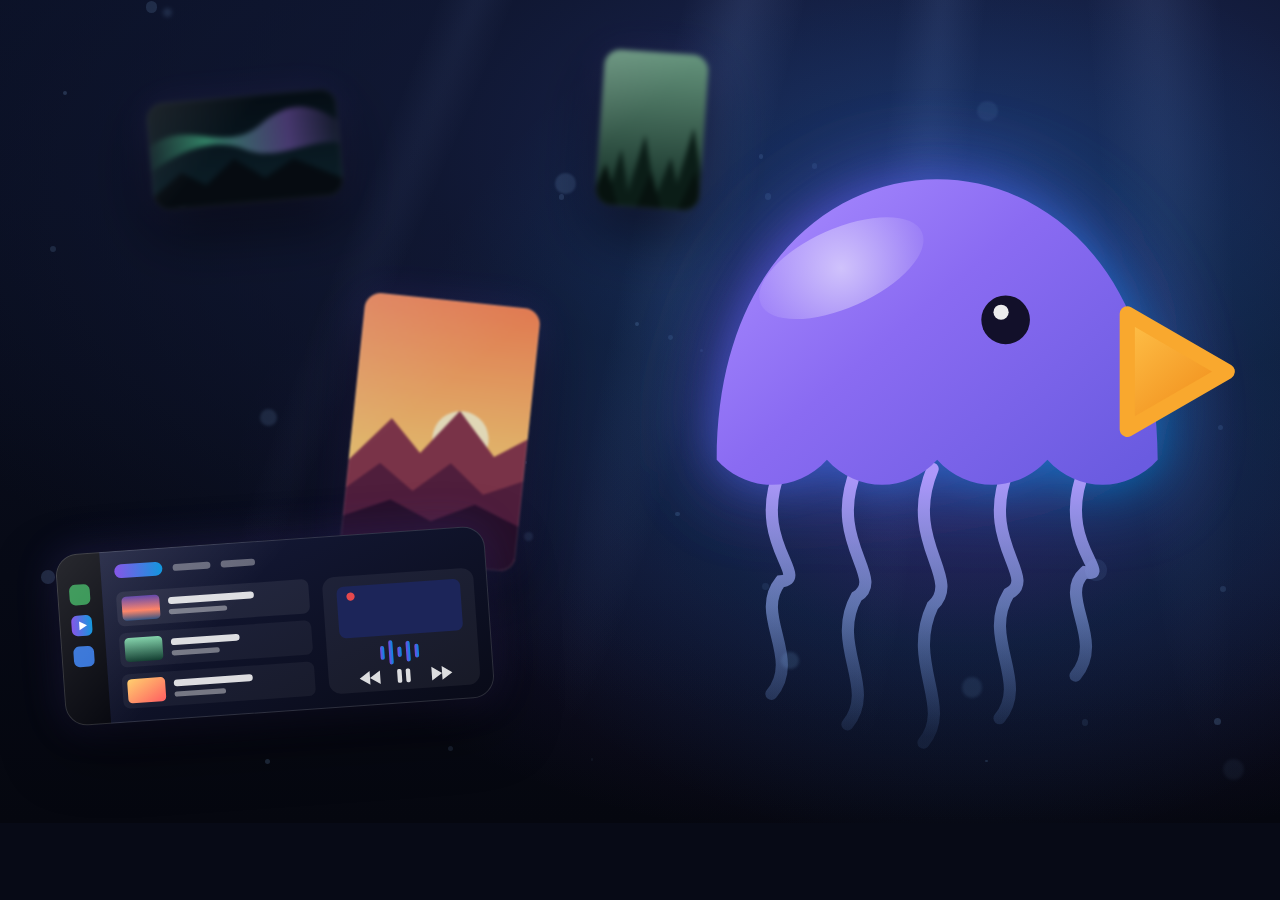
<file: AppStore/header/header-ios.html>
<!doctype html>
<html>
<head>
<meta charset="utf-8">
<!-- The iPhone and iPad version of the product page header (header.html is the
     Apple TV's): the same jellygoose and water, with a car's screen, an iPad
     and an iPhone among the screens in place of the television ones.
     The App Store product page header (iOS 27 / iPadOS 27): 3840 x 1646, 21:9.
     Drawn at 1920 x 823 CSS pixels and captured at 2x. No text: the app's icon
     and name sit just under it, and words would need all nine languages. The
     focal point (the jellygoose, drawn from Tools/render-icon.swift's geometry)
     stays in the middle, where every crop keeps it; the screens around it are
     made-up scenes, no one's films. -->
<style>
  html, body { margin: 0; width: 1920px; height: 823px; overflow: hidden; background: #070A16; }
  .stage { position: relative; width: 1920px; height: 823px; overflow: hidden;
    background:
      radial-gradient(ellipse 62% 70% at 50% 18%, #1D2A5C 0%, rgba(18,26,56,.75) 45%, rgba(7,10,22,0) 100%),
      radial-gradient(ellipse 38% 46% at 50% 58%, rgba(122,69,230,.20) 0%, rgba(122,69,230,0) 100%),
      linear-gradient(#0A1024, #070A16 70%, #05070F); }
  .ray { position: absolute; top: -120px; width: 150px; height: 1100px; transform-origin: top center;
    /* Soft by its own gradient: a blurred one stops WebKit's snapshot. */
    background: radial-gradient(ellipse 50% 100% at 50% 0%, rgba(150,180,255,.15) 0%, rgba(150,180,255,.06) 45%, rgba(150,180,255,0) 80%); }
  .bubble { position: absolute; border-radius: 50%; background: rgba(127,166,216,.28); }
  .halo { position: absolute; left: 960px; top: 400px; width: 1100px; height: 900px; transform: translate(-50%, -50%);
    background: radial-gradient(closest-side, rgba(122,69,230,.30), rgba(0,144,219,.10) 55%, rgba(0,0,0,0)); }
  .card { position: absolute; border-radius: 16px; overflow: hidden;
    box-shadow: 0 24px 60px rgba(0,0,0,.55), 0 0 40px rgba(110,90,240,.22);
    outline: 1.5px solid rgba(255,255,255,.14); outline-offset: -1.5px; }
  .card svg { display: block; width: 100%; height: 100%; }
  .card::after { content: ""; position: absolute; inset: 0; border-radius: inherit;
    background: linear-gradient(135deg, rgba(255,255,255,.14), rgba(255,255,255,0) 40%); }
  .far { filter: blur(2.6px) saturate(.8) brightness(.72); }
  .mid { filter: blur(.9px) brightness(.88); }
  .goose { position: absolute; left: 960px; top: 405px; transform: translate(-50%, -50%); width: 640px; height: 736px; }
</style>
</head>
<body>
<div class="stage">
  <!-- Light from the surface, falling past the middle. -->
  <div class="ray" style="left: 700px; transform: rotate(14deg); opacity: .9"></div>
  <div class="ray" style="left: 900px; transform: rotate(6deg); width: 110px; opacity: .7"></div>
  <div class="ray" style="left: 1060px; transform: rotate(-4deg); width: 170px; opacity: .8"></div>
  <div class="ray" style="left: 1250px; transform: rotate(-13deg); width: 120px; opacity: .55"></div>
  <div class="ray" style="left: 480px; transform: rotate(22deg); width: 90px; opacity: .45"></div>

  <div id="bubbles"></div>
  <div class="halo"></div>

  <!-- Far screens, small and soft. -->
  <div class="card far" style="left: 150px; top: 96px; width: 190px; height: 107px; transform: rotate(-5deg)">
    <svg viewBox="0 0 160 90" preserveAspectRatio="xMidYMid slice"><defs>
      <linearGradient id="aurSky" x1="0" y1="0" x2="0" y2="1"><stop offset="0" stop-color="#04121f"/><stop offset="1" stop-color="#0b2f3f"/></linearGradient>
      <linearGradient id="aur" x1="0" y1="0" x2="1" y2="0"><stop offset="0" stop-color="#3cffb0" stop-opacity="0"/><stop offset=".3" stop-color="#3cffb0" stop-opacity=".8"/><stop offset=".7" stop-color="#a46bff" stop-opacity=".7"/><stop offset="1" stop-color="#a46bff" stop-opacity="0"/></linearGradient></defs>
      <rect width="160" height="90" fill="url(#aurSky)"/>
      <path d="M-5 40 C30 10 60 50 95 25 S150 20 170 35 L170 50 C140 35 110 60 80 45 S20 45 -5 60Z" fill="url(#aur)" opacity=".85"/>
      <path d="M0 78 L25 60 L45 72 L70 52 L95 70 L120 56 L160 76 L160 90 L0 90Z" fill="#06101a"/></svg>
  </div>
  <div class="card far" style="left: 600px; top: 52px; width: 104px; height: 156px; transform: rotate(4deg)">
    <svg viewBox="0 0 100 150" preserveAspectRatio="xMidYMid slice"><defs>
      <linearGradient id="fog" x1="0" y1="0" x2="0" y2="1"><stop offset="0" stop-color="#7fd1a8"/><stop offset="1" stop-color="#0f3b2e"/></linearGradient></defs>
      <rect width="100" height="150" fill="url(#fog)"/>
      <g fill="#0b2a20"><path d="M10 150 L22 95 L34 150Z"/><path d="M28 150 L44 80 L60 150Z"/><path d="M55 150 L70 100 L85 150Z"/><path d="M72 150 L90 70 L108 150Z"/></g>
      <g fill="#061a14"><path d="M-6 150 L8 110 L22 150Z"/><path d="M40 150 L52 115 L64 150Z"/><path d="M80 150 L94 112 L108 150Z"/></g></svg>
  </div>
  <div class="card far" style="left: 1690px; top: 330px; width: 200px; height: 113px; transform: rotate(6deg)">
    <svg viewBox="0 0 160 90" preserveAspectRatio="xMidYMid slice"><defs>
      <linearGradient id="roseBg" x1="0" y1="0" x2="1" y2="1"><stop offset="0" stop-color="#2a0f2a"/><stop offset="1" stop-color="#5e1d4a"/></linearGradient>
      <radialGradient id="planet" cx=".35" cy=".35" r=".8"><stop offset="0" stop-color="#ffb0d0"/><stop offset=".6" stop-color="#d0457f"/><stop offset="1" stop-color="#5a1640"/></radialGradient></defs>
      <rect width="160" height="90" fill="url(#roseBg)"/>
      <g fill="#fff" opacity=".7"><circle cx="20" cy="18" r=".9"/><circle cx="140" cy="14" r="1.1"/><circle cx="120" cy="70" r=".8"/><circle cx="36" cy="66" r="1"/><circle cx="64" cy="10" r=".7"/></g>
      <circle cx="82" cy="46" r="22" fill="url(#planet)"/>
      <ellipse cx="82" cy="47" rx="40" ry="9" fill="none" stroke="#ffc6dc" stroke-width="2.4" opacity=".75" transform="rotate(-14 82 47)"/></svg>
  </div>

  <!-- Middle distance. -->
  <div class="card mid" style="left: 352px; top: 300px; width: 176px; height: 264px; transform: rotate(6deg)">
    <svg viewBox="0 0 100 150" preserveAspectRatio="xMidYMid slice"><defs>
      <linearGradient id="dawn" x1="0" y1="0" x2="0" y2="1"><stop offset="0" stop-color="#ff8a5c"/><stop offset=".6" stop-color="#ffcf7a"/><stop offset="1" stop-color="#ffe3a8"/></linearGradient></defs>
      <rect width="100" height="150" fill="url(#dawn)"/>
      <circle cx="62" cy="78" r="16" fill="#fff4cf"/>
      <path d="M0 96 L22 70 L40 88 L60 62 L82 86 L100 74 L100 150 L0 150Z" fill="#8a3a52"/>
      <path d="M0 112 L18 96 L38 110 L58 92 L78 108 L100 98 L100 150 L0 150Z" fill="#5a2244"/>
      <path d="M0 128 L26 116 L50 126 L74 114 L100 124 L100 150 L0 150Z" fill="#2c1230"/></svg>
  </div>
  <div class="card mid" style="left: 1408px; top: 400px; width: 180px; height: 270px; transform: rotate(-5deg)">
    <svg viewBox="0 0 100 150" preserveAspectRatio="xMidYMid slice"><defs>
      <linearGradient id="blueHour" x1="0" y1="0" x2="0" y2="1"><stop offset="0" stop-color="#14215e"/><stop offset=".55" stop-color="#4a6fd4"/><stop offset="1" stop-color="#c4a8ec"/></linearGradient></defs>
      <rect width="100" height="150" fill="url(#blueHour)"/>
      <circle cx="74" cy="30" r="7" fill="#f3f0d8" opacity=".95"/>
      <g fill="#0d1233"><rect x="4" y="88" width="14" height="62"/><rect x="20" y="70" width="16" height="80"/><rect x="38" y="96" width="12" height="54"/><rect x="52" y="58" width="18" height="92"/><rect x="72" y="84" width="12" height="66"/><rect x="86" y="74" width="14" height="76"/></g>
      <g fill="#ffd36b"><rect x="24" y="78" width="2.4" height="2.4"/><rect x="30" y="90" width="2.4" height="2.4"/><rect x="56" y="66" width="2.4" height="2.4"/><rect x="62" y="80" width="2.4" height="2.4"/><rect x="56" y="98" width="2.4" height="2.4"/><rect x="89" y="84" width="2.4" height="2.4"/><rect x="8" y="98" width="2.4" height="2.4"/><rect x="75" y="96" width="2.4" height="2.4"/><rect x="42" y="106" width="2.4" height="2.4"/><rect x="64" y="112" width="2.4" height="2.4"/></g></svg>
  </div>

  <!-- Near screens, large and sharp, out at the sides. -->
  <div class="card" style="left: 60px; top: 540px; width: 430px; height: 172px; transform: rotate(-4deg); border-radius: 22px">
    <!-- A car's screen: CarPlay, Continue Watching down the side and a channel playing as sound. -->
    <svg viewBox="0 0 250 100" preserveAspectRatio="xMidYMid slice"><defs>
      <linearGradient id="carBg" x1="0" y1="0" x2="1" y2="1"><stop offset="0" stop-color="#151a3a"/><stop offset="1" stop-color="#090b18"/></linearGradient>
      <linearGradient id="carAcc" x1="0" y1="0" x2="1" y2="0"><stop offset="0" stop-color="#7a45e6"/><stop offset="1" stop-color="#0090db"/></linearGradient>
      <linearGradient id="carT1" x1="0" y1="0" x2="0" y2="1"><stop offset="0" stop-color="#5b3fa8"/><stop offset=".6" stop-color="#ff7e5f"/><stop offset="1" stop-color="#2b4c7e"/></linearGradient>
      <linearGradient id="carT2" x1="0" y1="0" x2="0" y2="1"><stop offset="0" stop-color="#7fd1a8"/><stop offset="1" stop-color="#0f3b2e"/></linearGradient>
      <linearGradient id="carT3" x1="0" y1="0" x2="1" y2="1"><stop offset="0" stop-color="#ffcf6b"/><stop offset="1" stop-color="#ff5e62"/></linearGradient></defs>
      <rect width="250" height="100" fill="url(#carBg)"/>
      <rect width="26" height="100" fill="#05060d"/>
      <rect x="7" y="18" width="12" height="12" rx="3.5" fill="#2a8f4a"/><rect x="7" y="36" width="12" height="12" rx="3.5" fill="url(#carAcc)"/><rect x="7" y="54" width="12" height="12" rx="3.5" fill="#2f6fd6"/>
      <path d="M11.5 39.5 L11.5 44.5 L16 42 Z" fill="#fff"/>
      <rect x="34" y="8" width="28" height="8" rx="4" fill="url(#carAcc)"/><rect x="68" y="10" width="22" height="4" rx="2" fill="#fff" opacity=".35"/><rect x="96" y="10" width="20" height="4" rx="2" fill="#fff" opacity=".35"/>
      <g><rect x="34" y="24" width="112" height="20" rx="4" fill="#fff" opacity=".07"/><rect x="37" y="27" width="22" height="14" rx="2.5" fill="url(#carT1)"/><rect x="64" y="29" width="50" height="4" rx="2" fill="#fff" opacity=".85"/><rect x="64" y="36" width="34" height="3" rx="1.5" fill="#fff" opacity=".4"/></g>
      <g><rect x="34" y="48" width="112" height="20" rx="4" fill="#fff" opacity=".05"/><rect x="37" y="51" width="22" height="14" rx="2.5" fill="url(#carT2)"/><rect x="64" y="53" width="40" height="4" rx="2" fill="#fff" opacity=".85"/><rect x="64" y="60" width="28" height="3" rx="1.5" fill="#fff" opacity=".4"/></g>
      <g><rect x="34" y="72" width="112" height="20" rx="4" fill="#fff" opacity=".05"/><rect x="37" y="75" width="22" height="14" rx="2.5" fill="url(#carT3)"/><rect x="64" y="77" width="46" height="4" rx="2" fill="#fff" opacity=".85"/><rect x="64" y="84" width="30" height="3" rx="1.5" fill="#fff" opacity=".4"/></g>
      <rect x="154" y="24" width="88" height="68" rx="7" fill="#fff" opacity=".06"/>
      <rect x="162" y="30" width="72" height="30" rx="4" fill="#1c2559"/><circle cx="170" cy="36" r="2.4" fill="#e5484d"/>
      <g fill="url(#carAcc)"><rect x="185" y="66" width="2.4" height="8" rx="1.2"/><rect x="190" y="63" width="2.4" height="14" rx="1.2"/><rect x="195" y="67" width="2.4" height="6" rx="1.2"/><rect x="200" y="64" width="2.4" height="12" rx="1.2"/><rect x="205" y="66" width="2.4" height="8" rx="1.2"/></g>
      <g fill="#fff" opacity=".85"><path d="M172 84 l6 -4 v8 z M178 84 l6 -4 v8 z"/><rect x="194" y="80" width="2.6" height="8" rx="1"/><rect x="199" y="80" width="2.6" height="8" rx="1"/><path d="M226 84 l-6 -4 v8 z M220 84 l-6 -4 v8 z"/></g></svg>
  </div>
  <div class="card" style="left: 1500px; top: 64px; width: 330px; height: 248px; transform: rotate(4deg); border-radius: 22px; outline: 7px solid #1a1d2b; outline-offset: -7px">
    <!-- An iPad on its side: Live TV's guide, the channel that's on in the corner. -->
    <svg viewBox="0 0 160 120" preserveAspectRatio="xMidYMid slice"><defs>
      <linearGradient id="padBg" x1="0" y1="0" x2="0" y2="1"><stop offset="0" stop-color="#1b1640"/><stop offset="1" stop-color="#0b0c1c"/></linearGradient>
      <linearGradient id="padAcc" x1="0" y1="0" x2="1" y2="0"><stop offset="0" stop-color="#7a45e6"/><stop offset="1" stop-color="#0090db"/></linearGradient>
      <radialGradient id="padPic" cx=".4" cy=".4" r=".8"><stop offset="0" stop-color="#ff9ad5"/><stop offset=".5" stop-color="#7a45e6"/><stop offset="1" stop-color="#1b0f40"/></radialGradient></defs>
      <rect width="160" height="120" fill="url(#padBg)"/>
      <rect width="12" height="120" fill="#0b0c1a"/><circle cx="6" cy="14" r="2.6" fill="url(#padAcc)"/><g fill="#fff" opacity=".35"><circle cx="6" cy="26" r="1.6"/><circle cx="6" cy="36" r="1.6"/><circle cx="6" cy="46" r="1.6"/></g>
      <rect x="18" y="10" width="40" height="5" rx="2.5" fill="#fff" opacity=".9"/><rect x="18" y="19" width="26" height="3" rx="1.5" fill="#fff" opacity=".4"/>
      <rect x="104" y="7" width="48" height="27" rx="3" fill="url(#padPic)"/><g fill="#fff" opacity=".8"><circle cx="113" cy="15" r=".8"/><circle cx="141" cy="27" r=".9"/></g>
      <g fill="#fff"><rect x="18" y="42" width="12" height="10" rx="2" opacity=".14"/><rect x="33" y="42" width="34" height="10" rx="2" opacity=".2" stroke="#a873f2" stroke-width=".8"/><rect x="69" y="42" width="44" height="10" rx="2" opacity=".1"/><rect x="115" y="42" width="40" height="10" rx="2" opacity=".1"/>
      <rect x="18" y="55" width="12" height="10" rx="2" opacity=".14"/><rect x="33" y="55" width="70" height="10" rx="2" opacity=".1"/><rect x="105" y="55" width="50" height="10" rx="2" opacity=".1"/>
      <rect x="18" y="68" width="12" height="10" rx="2" opacity=".14"/><rect x="33" y="68" width="30" height="10" rx="2" opacity=".1"/><rect x="65" y="68" width="38" height="10" rx="2" opacity=".1"/><rect x="105" y="68" width="50" height="10" rx="2" opacity=".1"/>
      <rect x="18" y="81" width="12" height="10" rx="2" opacity=".14"/><rect x="33" y="81" width="52" height="10" rx="2" opacity=".1"/><rect x="87" y="81" width="68" height="10" rx="2" opacity=".1"/>
      <rect x="18" y="94" width="12" height="10" rx="2" opacity=".14"/><rect x="33" y="94" width="24" height="10" rx="2" opacity=".1"/><rect x="59" y="94" width="44" height="10" rx="2" opacity=".1"/><rect x="105" y="94" width="50" height="10" rx="2" opacity=".1"/></g>
      <line x1="52" y1="38" x2="52" y2="108" stroke="#a873f2" stroke-width=".9"/></svg>
  </div>
  <div class="card" style="left: 1680px; top: 446px; width: 162px; height: 332px; transform: rotate(5deg); border-radius: 34px; outline: 6px solid #1a1d2b; outline-offset: -6px">
    <!-- An iPhone: a film's page, its picture over Continue Watching. -->
    <svg viewBox="0 0 100 205" preserveAspectRatio="xMidYMid slice"><defs>
      <linearGradient id="phBg" x1="0" y1="0" x2="0" y2="1"><stop offset="0" stop-color="#14112e"/><stop offset="1" stop-color="#07080f"/></linearGradient>
      <linearGradient id="phPic" x1="0" y1="0" x2="0" y2="1"><stop offset="0" stop-color="#ffcf6b"/><stop offset="1" stop-color="#ff7b54"/></linearGradient>
      <linearGradient id="phAcc" x1="0" y1="0" x2="1" y2="0"><stop offset="0" stop-color="#7a45e6"/><stop offset="1" stop-color="#0090db"/></linearGradient>
      <linearGradient id="phT1" x1="0" y1="0" x2="0" y2="1"><stop offset="0" stop-color="#7fd1a8"/><stop offset="1" stop-color="#0f3b2e"/></linearGradient>
      <linearGradient id="phT2" x1="0" y1="0" x2="0" y2="1"><stop offset="0" stop-color="#14215e"/><stop offset="1" stop-color="#c4a8ec"/></linearGradient></defs>
      <rect width="100" height="205" fill="url(#phBg)"/>
      <rect x="36" y="6" width="28" height="7" rx="3.5" fill="#000"/>
      <rect x="6" y="20" width="88" height="70" rx="8" fill="url(#phPic)"/>
      <circle cx="56" cy="52" r="14" fill="#fff1c4" opacity=".95"/>
      <path d="M6 72 C26 62 44 78 64 70 S88 66 94 68 L94 82 Q94 90 86 90 L14 90 Q6 90 6 82 Z" fill="#d0602f"/>
      <rect x="30" y="96" width="40" height="10" rx="5" fill="url(#phAcc)"/>
      <rect x="8" y="116" width="36" height="4" rx="2" fill="#fff" opacity=".8"/>
      <rect x="8" y="126" width="40" height="26" rx="4" fill="url(#phT1)"/><rect x="52" y="126" width="40" height="26" rx="4" fill="url(#phT2)"/>
      <rect x="8" y="154" width="24" height="2.4" rx="1.2" fill="url(#phAcc)"/>
      <rect x="8" y="164" width="30" height="4" rx="2" fill="#fff" opacity=".8"/>
      <rect x="8" y="174" width="40" height="18" rx="4" fill="#fff" opacity=".1"/><rect x="52" y="174" width="40" height="18" rx="4" fill="#fff" opacity=".1"/>
      <rect x="0" y="194" width="100" height="11" fill="#0d0e18"/><g fill="#fff" opacity=".45"><circle cx="18" cy="199" r="2"/><circle cx="34" cy="199" r="2"/><circle cx="50" cy="199" r="2"/><circle cx="66" cy="199" r="2"/><circle cx="82" cy="199" r="2"/></g></svg>
  </div>

  <!-- The jellygoose. -->
  <svg class="goose" viewBox="104 6 210 242">
    <defs>
      <linearGradient id="bellGlow" gradientUnits="userSpaceOnUse" x1="126" y1="40" x2="274" y2="160"><stop offset="0" stop-color="#7A45E6"/><stop offset="1" stop-color="#0090DB"/></linearGradient>
      <linearGradient id="bellFill" gradientUnits="userSpaceOnUse" x1="150" y1="44" x2="250" y2="162"><stop offset="0" stop-color="#A98CFF"/><stop offset=".45" stop-color="#8A6BF2"/><stop offset="1" stop-color="#6A5BE0"/></linearGradient>
      <radialGradient id="shine" gradientUnits="userSpaceOnUse" cx="0" cy="0" r="34"><stop offset="0" stop-color="#fff" stop-opacity=".55"/><stop offset=".7" stop-color="#fff" stop-opacity=".16"/><stop offset="1" stop-color="#fff" stop-opacity="0"/></radialGradient>
      <linearGradient id="strand" gradientUnits="userSpaceOnUse" x1="0" y1="150" x2="0" y2="236"><stop offset="0" stop-color="#B49BFF" stop-opacity=".95"/><stop offset=".5" stop-color="#8FA9F0" stop-opacity=".6"/><stop offset="1" stop-color="#5E86C8" stop-opacity=".12"/></linearGradient>
      <linearGradient id="beak" gradientUnits="userSpaceOnUse" x1="264" y1="97" x2="297" y2="135"><stop offset="0" stop-color="#FFC24A"/><stop offset="1" stop-color="#EE8412"/></linearGradient>
      <path id="bell" d="M129 145 C129 22 274 22 274 145 C264 156 247.75 156 237.75 145 C227.75 156 211.5 156 201.5 145 C191.5 156 175.25 156 165.25 145 C155.25 156 139 156 129 145Z"/>
      <clipPath id="bellClip"><use href="#bell"/></clipPath>
      <filter id="blur14" x="-50%" y="-50%" width="200%" height="200%"><feGaussianBlur stdDeviation="14"/></filter>
      <filter id="blur6" x="-50%" y="-50%" width="200%" height="200%"><feGaussianBlur stdDeviation="6"/></filter>
    </defs>
    <!-- Lit from inside: the bell's colour, blurred, under it. -->
    <use href="#bell" fill="url(#bellGlow)" filter="url(#blur14)" opacity=".85"/>
    <use href="#bell" fill="url(#bellGlow)" filter="url(#blur6)" opacity=".35"/>
    <g fill="none" stroke="url(#strand)" stroke-width="4" stroke-linecap="round">
      <path d="M150 148 C140 172 160 184 150 185 C141 196 157 210 147 222"/>
      <path d="M175 148 C165 172 185 184 175 190 C166 206 182 220 172 232"/>
      <path d="M200 148 C190 172 210 184 200 193 C191 212 207 226 197 238"/>
      <path d="M225 148 C215 172 235 184 225 189 C216 204 232 218 222 230"/>
      <path d="M250 148 C240 172 260 184 250 182 C241 190 257 204 247 216"/>
    </g>
    <use href="#bell" fill="url(#bellFill)"/>
    <g clip-path="url(#bellClip)">
      <g transform="translate(170 82) rotate(-24.06)">
        <ellipse cx="0" cy="0" rx="29" ry="13" fill="url(#shine)"/>
      </g>
    </g>
    <circle cx="224" cy="99" r="8" fill="#12102A"/>
    <circle cx="222.5" cy="96.5" r="2.5" fill="#fff" fill-opacity=".92"/>
    <path d="M264 97 L296.9 116 L264 135Z" fill="url(#beak)" stroke="#F9A82E" stroke-width="5" stroke-linejoin="round"/>
  </svg>
</div>
<script>
  // Bubbles and drifting specks, the same every time (a fixed seed).
  let seed = 7;
  const rand = () => (seed = (seed * 16807) % 2147483647) / 2147483647;
  const host = document.getElementById('bubbles');
  for (let i = 0; i < 70; i++) {
    const r = rand() < .2 ? 4 + rand() * 7 : 1 + rand() * 2.6;
    const b = document.createElement('div');
    b.className = 'bubble';
    b.style.left = (rand() * 1920) + 'px';
    b.style.top = (rand() * 823) + 'px';
    b.style.width = b.style.height = (r * 2) + 'px';
    b.style.opacity = (.25 + rand() * .6).toFixed(2);
    if (r > 4) b.style.filter = 'blur(' + (rand() * 2).toFixed(1) + 'px)';
    host.appendChild(b);
  }
</script>
</body>
</html>
</file>
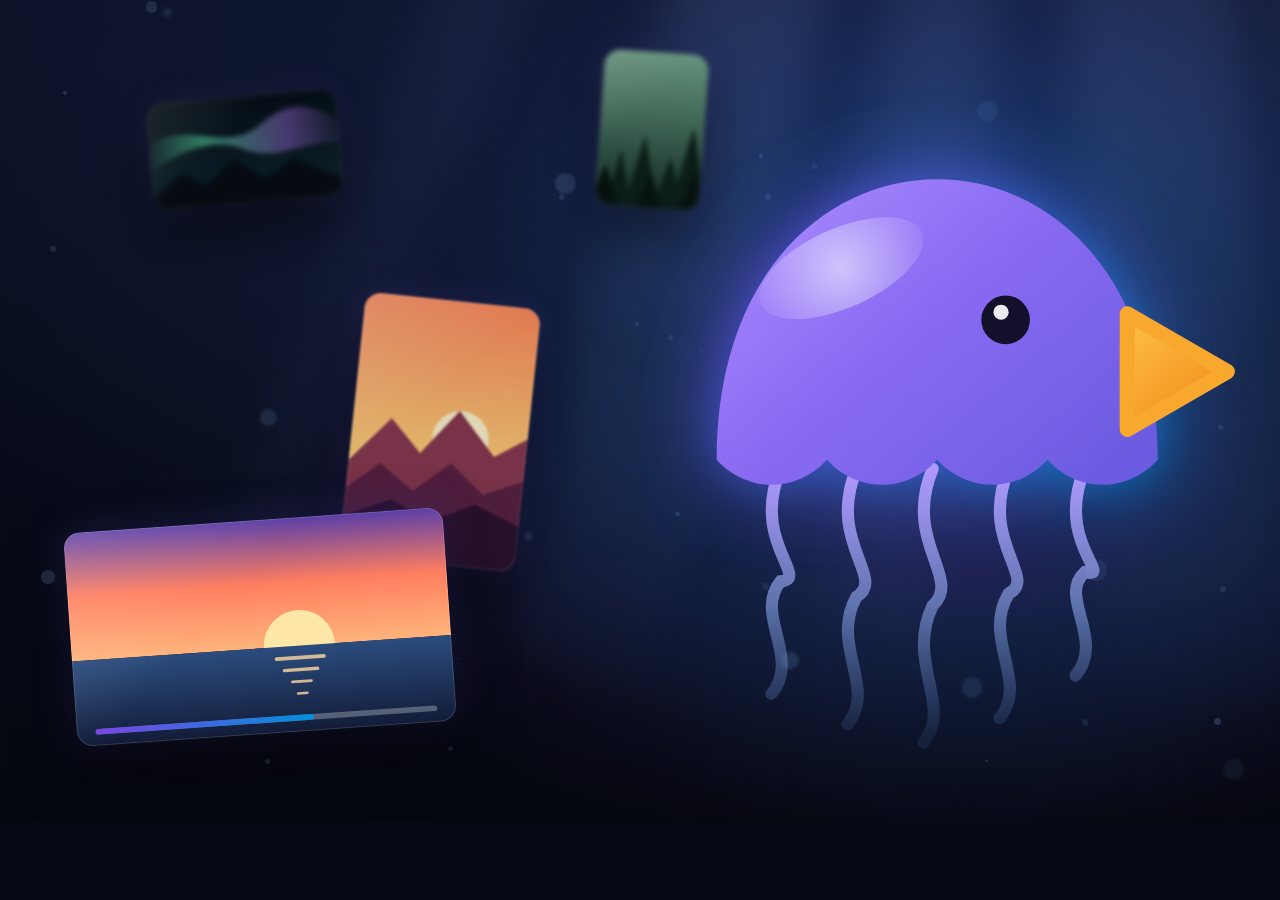
<file: AppStore/header/header.html>
<!doctype html>
<html>
<head>
<meta charset="utf-8">
<!-- The App Store product page header (iOS 27 / iPadOS 27): 3840 x 1646, 21:9.
     Drawn at 1920 x 823 CSS pixels and captured at 2x. No text: the app's icon
     and name sit just under it, and words would need all nine languages. The
     focal point (the jellygoose, drawn from Tools/render-icon.swift's geometry)
     stays in the middle, where every crop keeps it; the screens around it are
     made-up scenes, no one's films. -->
<style>
  html, body { margin: 0; width: 1920px; height: 823px; overflow: hidden; background: #070A16; }
  .stage { position: relative; width: 1920px; height: 823px; overflow: hidden;
    background:
      radial-gradient(ellipse 62% 70% at 50% 18%, #1D2A5C 0%, rgba(18,26,56,.75) 45%, rgba(7,10,22,0) 100%),
      radial-gradient(ellipse 38% 46% at 50% 58%, rgba(122,69,230,.20) 0%, rgba(122,69,230,0) 100%),
      linear-gradient(#0A1024, #070A16 70%, #05070F); }
  .ray { position: absolute; top: -120px; width: 150px; height: 1100px; transform-origin: top center;
    background: linear-gradient(rgba(150,180,255,.16), rgba(150,180,255,0) 80%); filter: blur(24px); }
  .bubble { position: absolute; border-radius: 50%; background: rgba(127,166,216,.28); }
  .halo { position: absolute; left: 960px; top: 400px; width: 1100px; height: 900px; transform: translate(-50%, -50%);
    background: radial-gradient(closest-side, rgba(122,69,230,.30), rgba(0,144,219,.10) 55%, rgba(0,0,0,0)); }
  .card { position: absolute; border-radius: 16px; overflow: hidden;
    box-shadow: 0 24px 60px rgba(0,0,0,.55), 0 0 40px rgba(110,90,240,.22);
    outline: 1.5px solid rgba(255,255,255,.14); outline-offset: -1.5px; }
  .card svg { display: block; width: 100%; height: 100%; }
  .card::after { content: ""; position: absolute; inset: 0; border-radius: inherit;
    background: linear-gradient(135deg, rgba(255,255,255,.14), rgba(255,255,255,0) 40%); }
  .far { filter: blur(2.6px) saturate(.8) brightness(.72); }
  .mid { filter: blur(.9px) brightness(.88); }
  .goose { position: absolute; left: 960px; top: 405px; transform: translate(-50%, -50%); width: 640px; height: 736px; }
</style>
</head>
<body>
<div class="stage">
  <!-- Light from the surface, falling past the middle. -->
  <div class="ray" style="left: 700px; transform: rotate(14deg); opacity: .9"></div>
  <div class="ray" style="left: 900px; transform: rotate(6deg); width: 110px; opacity: .7"></div>
  <div class="ray" style="left: 1060px; transform: rotate(-4deg); width: 170px; opacity: .8"></div>
  <div class="ray" style="left: 1250px; transform: rotate(-13deg); width: 120px; opacity: .55"></div>
  <div class="ray" style="left: 480px; transform: rotate(22deg); width: 90px; opacity: .45"></div>

  <div id="bubbles"></div>
  <div class="halo"></div>

  <!-- Far screens, small and soft. -->
  <div class="card far" style="left: 150px; top: 96px; width: 190px; height: 107px; transform: rotate(-5deg)">
    <svg viewBox="0 0 160 90" preserveAspectRatio="xMidYMid slice"><defs>
      <linearGradient id="aurSky" x1="0" y1="0" x2="0" y2="1"><stop offset="0" stop-color="#04121f"/><stop offset="1" stop-color="#0b2f3f"/></linearGradient>
      <linearGradient id="aur" x1="0" y1="0" x2="1" y2="0"><stop offset="0" stop-color="#3cffb0" stop-opacity="0"/><stop offset=".3" stop-color="#3cffb0" stop-opacity=".8"/><stop offset=".7" stop-color="#a46bff" stop-opacity=".7"/><stop offset="1" stop-color="#a46bff" stop-opacity="0"/></linearGradient></defs>
      <rect width="160" height="90" fill="url(#aurSky)"/>
      <path d="M-5 40 C30 10 60 50 95 25 S150 20 170 35 L170 50 C140 35 110 60 80 45 S20 45 -5 60Z" fill="url(#aur)" opacity=".85"/>
      <path d="M0 78 L25 60 L45 72 L70 52 L95 70 L120 56 L160 76 L160 90 L0 90Z" fill="#06101a"/></svg>
  </div>
  <div class="card far" style="left: 600px; top: 52px; width: 104px; height: 156px; transform: rotate(4deg)">
    <svg viewBox="0 0 100 150" preserveAspectRatio="xMidYMid slice"><defs>
      <linearGradient id="fog" x1="0" y1="0" x2="0" y2="1"><stop offset="0" stop-color="#7fd1a8"/><stop offset="1" stop-color="#0f3b2e"/></linearGradient></defs>
      <rect width="100" height="150" fill="url(#fog)"/>
      <g fill="#0b2a20"><path d="M10 150 L22 95 L34 150Z"/><path d="M28 150 L44 80 L60 150Z"/><path d="M55 150 L70 100 L85 150Z"/><path d="M72 150 L90 70 L108 150Z"/></g>
      <g fill="#061a14"><path d="M-6 150 L8 110 L22 150Z"/><path d="M40 150 L52 115 L64 150Z"/><path d="M80 150 L94 112 L108 150Z"/></g></svg>
  </div>
  <div class="card far" style="left: 1690px; top: 330px; width: 200px; height: 113px; transform: rotate(6deg)">
    <svg viewBox="0 0 160 90" preserveAspectRatio="xMidYMid slice"><defs>
      <linearGradient id="roseBg" x1="0" y1="0" x2="1" y2="1"><stop offset="0" stop-color="#2a0f2a"/><stop offset="1" stop-color="#5e1d4a"/></linearGradient>
      <radialGradient id="planet" cx=".35" cy=".35" r=".8"><stop offset="0" stop-color="#ffb0d0"/><stop offset=".6" stop-color="#d0457f"/><stop offset="1" stop-color="#5a1640"/></radialGradient></defs>
      <rect width="160" height="90" fill="url(#roseBg)"/>
      <g fill="#fff" opacity=".7"><circle cx="20" cy="18" r=".9"/><circle cx="140" cy="14" r="1.1"/><circle cx="120" cy="70" r=".8"/><circle cx="36" cy="66" r="1"/><circle cx="64" cy="10" r=".7"/></g>
      <circle cx="82" cy="46" r="22" fill="url(#planet)"/>
      <ellipse cx="82" cy="47" rx="40" ry="9" fill="none" stroke="#ffc6dc" stroke-width="2.4" opacity=".75" transform="rotate(-14 82 47)"/></svg>
  </div>

  <!-- Middle distance. -->
  <div class="card mid" style="left: 352px; top: 300px; width: 176px; height: 264px; transform: rotate(6deg)">
    <svg viewBox="0 0 100 150" preserveAspectRatio="xMidYMid slice"><defs>
      <linearGradient id="dawn" x1="0" y1="0" x2="0" y2="1"><stop offset="0" stop-color="#ff8a5c"/><stop offset=".6" stop-color="#ffcf7a"/><stop offset="1" stop-color="#ffe3a8"/></linearGradient></defs>
      <rect width="100" height="150" fill="url(#dawn)"/>
      <circle cx="62" cy="78" r="16" fill="#fff4cf"/>
      <path d="M0 96 L22 70 L40 88 L60 62 L82 86 L100 74 L100 150 L0 150Z" fill="#8a3a52"/>
      <path d="M0 112 L18 96 L38 110 L58 92 L78 108 L100 98 L100 150 L0 150Z" fill="#5a2244"/>
      <path d="M0 128 L26 116 L50 126 L74 114 L100 124 L100 150 L0 150Z" fill="#2c1230"/></svg>
  </div>
  <div class="card mid" style="left: 1408px; top: 400px; width: 180px; height: 270px; transform: rotate(-5deg)">
    <svg viewBox="0 0 100 150" preserveAspectRatio="xMidYMid slice"><defs>
      <linearGradient id="blueHour" x1="0" y1="0" x2="0" y2="1"><stop offset="0" stop-color="#14215e"/><stop offset=".55" stop-color="#4a6fd4"/><stop offset="1" stop-color="#c4a8ec"/></linearGradient></defs>
      <rect width="100" height="150" fill="url(#blueHour)"/>
      <circle cx="74" cy="30" r="7" fill="#f3f0d8" opacity=".95"/>
      <g fill="#0d1233"><rect x="4" y="88" width="14" height="62"/><rect x="20" y="70" width="16" height="80"/><rect x="38" y="96" width="12" height="54"/><rect x="52" y="58" width="18" height="92"/><rect x="72" y="84" width="12" height="66"/><rect x="86" y="74" width="14" height="76"/></g>
      <g fill="#ffd36b"><rect x="24" y="78" width="2.4" height="2.4"/><rect x="30" y="90" width="2.4" height="2.4"/><rect x="56" y="66" width="2.4" height="2.4"/><rect x="62" y="80" width="2.4" height="2.4"/><rect x="56" y="98" width="2.4" height="2.4"/><rect x="89" y="84" width="2.4" height="2.4"/><rect x="8" y="98" width="2.4" height="2.4"/><rect x="75" y="96" width="2.4" height="2.4"/><rect x="42" y="106" width="2.4" height="2.4"/><rect x="64" y="112" width="2.4" height="2.4"/></g></svg>
  </div>

  <!-- Near screens, large and sharp, out at the sides. -->
  <div class="card" style="left: 70px; top: 520px; width: 380px; height: 214px; transform: rotate(-4deg)">
    <svg viewBox="0 0 160 90" preserveAspectRatio="xMidYMid slice"><defs>
      <linearGradient id="sunsetSky" x1="0" y1="0" x2="0" y2="1"><stop offset="0" stop-color="#5b3fa8"/><stop offset=".5" stop-color="#ff7e5f"/><stop offset="1" stop-color="#feb47b"/></linearGradient>
      <linearGradient id="sea" x1="0" y1="0" x2="0" y2="1"><stop offset="0" stop-color="#2b4c7e"/><stop offset="1" stop-color="#121c38"/></linearGradient>
      <linearGradient id="prog" x1="0" y1="0" x2="1" y2="0"><stop offset="0" stop-color="#7a45e6"/><stop offset="1" stop-color="#0090db"/></linearGradient></defs>
      <rect width="160" height="54" fill="url(#sunsetSky)"/>
      <circle cx="96" cy="54" r="15" fill="#ffe7a8"/>
      <rect y="54" width="160" height="36" fill="url(#sea)"/>
      <g stroke="#ffd9a0" stroke-linecap="round" opacity=".8"><line x1="86" y1="59" x2="106" y2="59" stroke-width="1.6"/><line x1="89" y1="64" x2="103" y2="64" stroke-width="1.4"/><line x1="92" y1="69" x2="100" y2="69" stroke-width="1.2"/><line x1="94" y1="74" x2="98" y2="74" stroke-width="1"/></g>
      <rect x="8" y="83" width="144" height="2.4" rx="1.2" fill="#fff" opacity=".28"/>
      <rect x="8" y="83" width="92" height="2.4" rx="1.2" fill="url(#prog)"/></svg>
  </div>
  <div class="card" style="left: 1480px; top: 70px; width: 370px; height: 208px; transform: rotate(4deg)">
    <!-- Four channels at once: Multiview. -->
    <svg viewBox="0 0 160 90" preserveAspectRatio="xMidYMid slice"><defs>
      <radialGradient id="neb" cx=".4" cy=".4" r=".8"><stop offset="0" stop-color="#ff9ad5"/><stop offset=".5" stop-color="#7a45e6"/><stop offset="1" stop-color="#1b0f40"/></radialGradient>
      <linearGradient id="field" x1="0" y1="0" x2="0" y2="1"><stop offset="0" stop-color="#8fd3ff"/><stop offset="1" stop-color="#3a8f4a"/></linearGradient>
      <linearGradient id="dusk3" x1="0" y1="0" x2="0" y2="1"><stop offset="0" stop-color="#ffb347"/><stop offset="1" stop-color="#ff5e62"/></linearGradient>
      <linearGradient id="deep" x1="0" y1="0" x2="1" y2="1"><stop offset="0" stop-color="#0090db"/><stop offset="1" stop-color="#003a6b"/></linearGradient></defs>
      <rect width="80" height="45" fill="url(#neb)"/>
      <g fill="#fff" opacity=".8"><circle cx="16" cy="10" r=".8"/><circle cx="60" cy="34" r=".9"/><circle cx="66" cy="8" r=".7"/></g>
      <rect x="80" width="80" height="45" fill="url(#field)"/>
      <path d="M80 34 C100 26 120 38 160 28 L160 45 L80 45Z" fill="#2d7a3c"/><circle cx="142" cy="12" r="5" fill="#fff6c8"/>
      <rect y="45" width="80" height="45" fill="url(#dusk3)"/>
      <path d="M0 78 C20 70 30 82 50 74 S70 76 80 72 L80 90 L0 90Z" fill="#7a2a3a"/><circle cx="30" cy="66" r="7" fill="#fff2c2"/>
      <rect x="80" y="45" width="80" height="45" fill="url(#deep)"/>
      <g fill="none" stroke="#9fe6ff" stroke-width="1.4" opacity=".7"><path d="M84 66 C96 58 106 74 118 66 S142 58 156 66"/><path d="M84 76 C96 68 106 84 118 76 S142 68 156 76"/></g>
      <rect x="1" y="1" width="78" height="43" fill="none" stroke="#fff" stroke-width="2"/>
      <line x1="80" y1="0" x2="80" y2="90" stroke="#000" stroke-width=".8"/><line x1="0" y1="45" x2="160" y2="45" stroke="#000" stroke-width=".8"/></svg>
  </div>
  <div class="card" style="left: 1664px; top: 498px; width: 196px; height: 294px; transform: rotate(5deg)">
    <svg viewBox="0 0 100 150" preserveAspectRatio="xMidYMid slice"><defs>
      <linearGradient id="desert" x1="0" y1="0" x2="0" y2="1"><stop offset="0" stop-color="#ffcf6b"/><stop offset="1" stop-color="#ff7b54"/></linearGradient></defs>
      <rect width="100" height="150" fill="url(#desert)"/>
      <circle cx="50" cy="62" r="24" fill="#fff1c4" opacity=".95"/>
      <path d="M0 98 C24 86 46 104 70 94 S94 90 100 92 L100 150 L0 150Z" fill="#d0602f"/>
      <path d="M0 118 C30 104 52 124 78 112 S96 110 100 112 L100 150 L0 150Z" fill="#9a3a22"/>
      <path d="M0 136 C22 128 48 140 70 132 S92 130 100 132 L100 150 L0 150Z" fill="#5c2016"/></svg>
  </div>

  <!-- The jellygoose. -->
  <svg class="goose" viewBox="104 6 210 242">
    <defs>
      <linearGradient id="bellGlow" gradientUnits="userSpaceOnUse" x1="126" y1="40" x2="274" y2="160"><stop offset="0" stop-color="#7A45E6"/><stop offset="1" stop-color="#0090DB"/></linearGradient>
      <linearGradient id="bellFill" gradientUnits="userSpaceOnUse" x1="150" y1="44" x2="250" y2="162"><stop offset="0" stop-color="#A98CFF"/><stop offset=".45" stop-color="#8A6BF2"/><stop offset="1" stop-color="#6A5BE0"/></linearGradient>
      <radialGradient id="shine" gradientUnits="userSpaceOnUse" cx="0" cy="0" r="34"><stop offset="0" stop-color="#fff" stop-opacity=".55"/><stop offset=".7" stop-color="#fff" stop-opacity=".16"/><stop offset="1" stop-color="#fff" stop-opacity="0"/></radialGradient>
      <linearGradient id="strand" gradientUnits="userSpaceOnUse" x1="0" y1="150" x2="0" y2="236"><stop offset="0" stop-color="#B49BFF" stop-opacity=".95"/><stop offset=".5" stop-color="#8FA9F0" stop-opacity=".6"/><stop offset="1" stop-color="#5E86C8" stop-opacity=".12"/></linearGradient>
      <linearGradient id="beak" gradientUnits="userSpaceOnUse" x1="264" y1="97" x2="297" y2="135"><stop offset="0" stop-color="#FFC24A"/><stop offset="1" stop-color="#EE8412"/></linearGradient>
      <path id="bell" d="M129 145 C129 22 274 22 274 145 C264 156 247.75 156 237.75 145 C227.75 156 211.5 156 201.5 145 C191.5 156 175.25 156 165.25 145 C155.25 156 139 156 129 145Z"/>
      <clipPath id="bellClip"><use href="#bell"/></clipPath>
      <filter id="blur14" x="-50%" y="-50%" width="200%" height="200%"><feGaussianBlur stdDeviation="14"/></filter>
      <filter id="blur6" x="-50%" y="-50%" width="200%" height="200%"><feGaussianBlur stdDeviation="6"/></filter>
    </defs>
    <!-- Lit from inside: the bell's colour, blurred, under it. -->
    <use href="#bell" fill="url(#bellGlow)" filter="url(#blur14)" opacity=".85"/>
    <use href="#bell" fill="url(#bellGlow)" filter="url(#blur6)" opacity=".35"/>
    <g fill="none" stroke="url(#strand)" stroke-width="4" stroke-linecap="round">
      <path d="M150 148 C140 172 160 184 150 185 C141 196 157 210 147 222"/>
      <path d="M175 148 C165 172 185 184 175 190 C166 206 182 220 172 232"/>
      <path d="M200 148 C190 172 210 184 200 193 C191 212 207 226 197 238"/>
      <path d="M225 148 C215 172 235 184 225 189 C216 204 232 218 222 230"/>
      <path d="M250 148 C240 172 260 184 250 182 C241 190 257 204 247 216"/>
    </g>
    <use href="#bell" fill="url(#bellFill)"/>
    <g clip-path="url(#bellClip)">
      <g transform="translate(170 82) rotate(-24.06)">
        <ellipse cx="0" cy="0" rx="29" ry="13" fill="url(#shine)"/>
      </g>
    </g>
    <circle cx="224" cy="99" r="8" fill="#12102A"/>
    <circle cx="222.5" cy="96.5" r="2.5" fill="#fff" fill-opacity=".92"/>
    <path d="M264 97 L296.9 116 L264 135Z" fill="url(#beak)" stroke="#F9A82E" stroke-width="5" stroke-linejoin="round"/>
  </svg>
</div>
<script>
  // Bubbles and drifting specks, the same every time (a fixed seed).
  let seed = 7;
  const rand = () => (seed = (seed * 16807) % 2147483647) / 2147483647;
  const host = document.getElementById('bubbles');
  for (let i = 0; i < 70; i++) {
    const r = rand() < .2 ? 4 + rand() * 7 : 1 + rand() * 2.6;
    const b = document.createElement('div');
    b.className = 'bubble';
    b.style.left = (rand() * 1920) + 'px';
    b.style.top = (rand() * 823) + 'px';
    b.style.width = b.style.height = (r * 2) + 'px';
    b.style.opacity = (.25 + rand() * .6).toFixed(2);
    if (r > 4) b.style.filter = 'blur(' + (rand() * 2).toFixed(1) + 'px)';
    host.appendChild(b);
  }
</script>
</body>
</html>
</file>
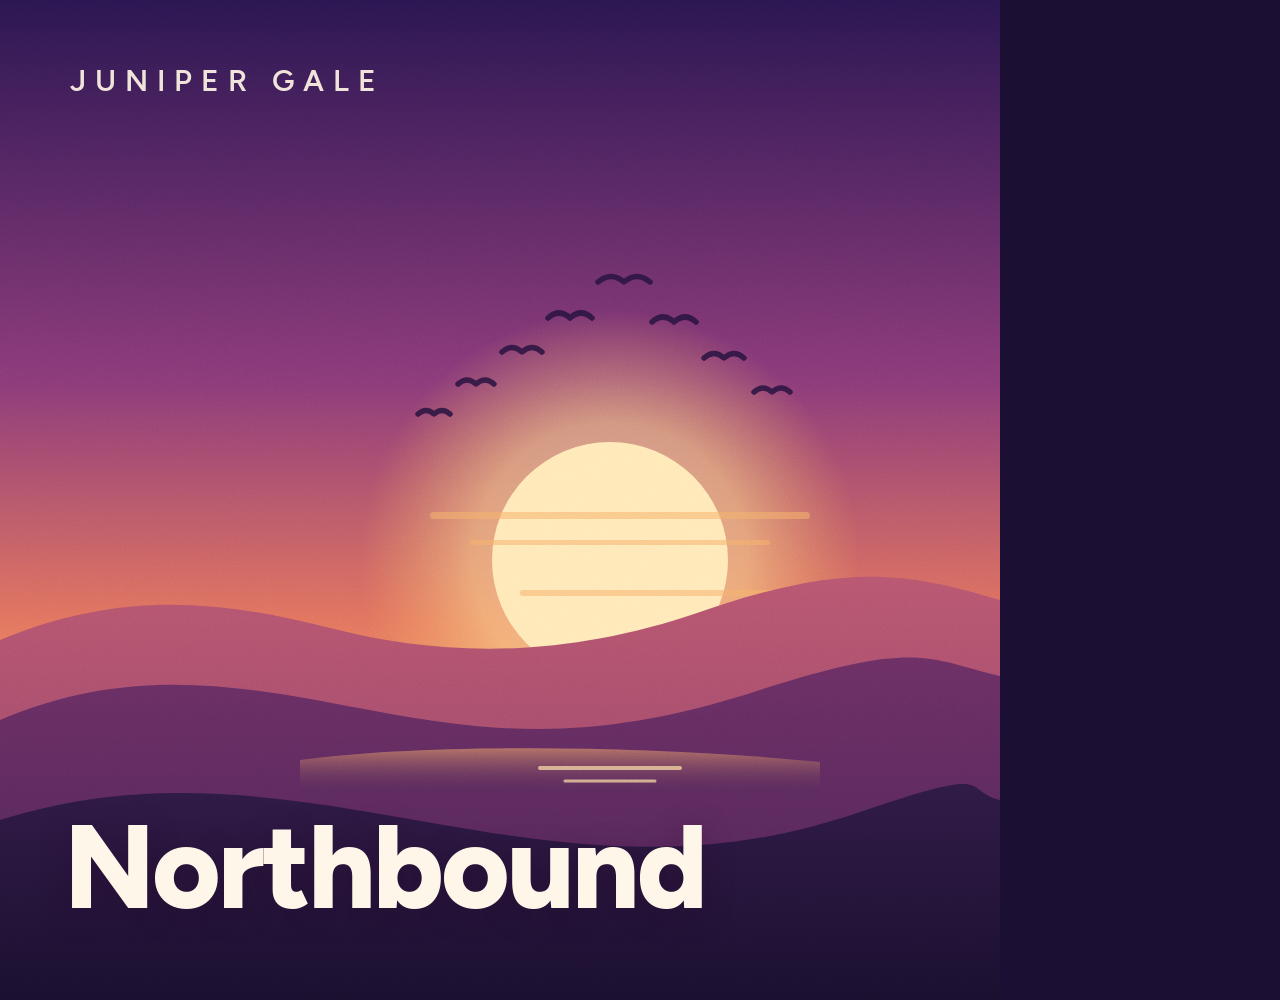
<file: AppStore/music/cover.html>
<!doctype html>
<html>
<head>
<meta charset="utf-8">
<title>Northbound cover</title>
<style>
  @font-face { font-family: Figtree; font-weight: 600; src: url("../../GooseTV/Resources/Fonts/Figtree-SemiBold.ttf"); }
  @font-face { font-family: Figtree; font-weight: 800; src: url("../../GooseTV/Resources/Fonts/Figtree-ExtraBold.ttf"); }
  html, body { margin: 0; padding: 0; background: #1b1033; }
  .cover { position: relative; width: 1000px; height: 1000px; overflow: hidden; }
  svg { position: absolute; inset: 0; display: block; }
  .grain { position: absolute; inset: 0; opacity: .16; mix-blend-mode: overlay; }
  .artist { position: absolute; left: 70px; top: 66px; font: 600 30px/1 Figtree; letter-spacing: 9px; color: rgba(255, 244, 228, .92); text-transform: uppercase; }
  .title { position: absolute; left: 64px; bottom: 74px; font: 800 118px/1 Figtree; letter-spacing: -3px; color: #fff6ea; text-shadow: 0 6px 30px rgba(40, 10, 40, .35); }
</style>
</head>
<body>
<div class="cover">
  <svg viewBox="0 0 1000 1000" width="1000" height="1000" xmlns="http://www.w3.org/2000/svg">
    <defs>
      <linearGradient id="sky" x1="0" y1="0" x2="0" y2="1">
        <stop offset="0" stop-color="#2a1650"/>
        <stop offset=".38" stop-color="#8a3a78"/>
        <stop offset=".62" stop-color="#e2735e"/>
        <stop offset=".80" stop-color="#f6b26b"/>
        <stop offset="1" stop-color="#f9d68f"/>
      </linearGradient>
      <radialGradient id="sun" cx=".5" cy=".5" r=".5">
        <stop offset="0" stop-color="#fff3d1"/>
        <stop offset=".55" stop-color="#ffd98a"/>
        <stop offset="1" stop-color="#ffb35c" stop-opacity="0"/>
      </radialGradient>
      <linearGradient id="far" x1="0" y1="0" x2="0" y2="1">
        <stop offset="0" stop-color="#b8566f"/><stop offset="1" stop-color="#8d3f68"/>
      </linearGradient>
      <linearGradient id="mid" x1="0" y1="0" x2="0" y2="1">
        <stop offset="0" stop-color="#6b2f63"/><stop offset="1" stop-color="#4a2357"/>
      </linearGradient>
      <linearGradient id="near" x1="0" y1="0" x2="0" y2="1">
        <stop offset="0" stop-color="#2f1a45"/><stop offset="1" stop-color="#1a0f2e"/>
      </linearGradient>
      <linearGradient id="water" x1="0" y1="0" x2="0" y2="1">
        <stop offset="0" stop-color="#f3a76a" stop-opacity=".55"/><stop offset="1" stop-color="#2a1650" stop-opacity="0"/>
      </linearGradient>
    </defs>
    <rect width="1000" height="1000" fill="url(#sky)"/>
    <!-- The low sun, its glow, and a few thin bands of cloud across it. -->
    <circle cx="610" cy="560" r="250" fill="url(#sun)" opacity=".55"/>
    <circle cx="610" cy="560" r="118" fill="#ffe9b8"/>
    <g fill="#f6b26b" opacity=".55">
      <rect x="430" y="512" width="380" height="7" rx="3.5"/>
      <rect x="470" y="540" width="300" height="5" rx="2.5"/>
      <rect x="520" y="590" width="260" height="6" rx="3"/>
    </g>
    <!-- Hills, far to near. -->
    <path d="M0 640 C 120 590, 220 600, 330 628 S 560 660, 700 612 S 900 570, 1000 600 L1000 1000 L0 1000Z" fill="url(#far)"/>
    <path d="M0 720 C 140 660, 260 690, 380 712 S 600 742, 760 690 S 930 660, 1000 676 L1000 1000 L0 1000Z" fill="url(#mid)"/>
    <!-- A lake catching the sun between the hills. -->
    <path d="M300 760 C 420 744, 640 744, 820 762 L 820 800 C 640 790, 420 790, 300 800Z" fill="url(#water)"/>
    <g stroke="#ffe0a8" stroke-linecap="round" opacity=".7">
      <line x1="540" y1="768" x2="680" y2="768" stroke-width="4"/>
      <line x1="565" y1="781" x2="655" y2="781" stroke-width="3"/>
    </g>
    <path d="M0 820 C 160 770, 300 800, 450 826 S 720 860, 860 812 S 960 790, 1000 800 L1000 1000 L0 1000Z" fill="url(#near)"/>
    <!-- A skein of birds going north, in a loose V. -->
    <g fill="none" stroke="#2a1440" stroke-width="5.5" stroke-linecap="round" stroke-linejoin="round" opacity=".88">
      <path d="M598 282 q 13 -11 26 0 q 13 -11 26 0"/>
      <path d="M548 318 q 11 -10 22 0 q 11 -10 22 0"/>
      <path d="M652 322 q 11 -10 22 0 q 11 -10 22 0"/>
      <path d="M502 352 q 10 -9 20 0 q 10 -9 20 0"/>
      <path d="M704 358 q 10 -9 20 0 q 10 -9 20 0"/>
      <path d="M458 384 q 9 -8 18 0 q 9 -8 18 0"/>
      <path d="M754 392 q 9 -8 18 0 q 9 -8 18 0"/>
      <path d="M418 414 q 8 -7 16 0 q 8 -7 16 0"/>
    </g>
  </svg>
  <svg class="grain" viewBox="0 0 1000 1000" width="1000" height="1000" xmlns="http://www.w3.org/2000/svg">
    <filter id="n"><feTurbulence type="fractalNoise" baseFrequency=".9" numOctaves="3" stitchTiles="stitch"/><feColorMatrix type="saturate" values="0"/></filter>
    <rect width="1000" height="1000" filter="url(#n)"/>
  </svg>
  <div class="artist">Juniper Gale</div>
  <div class="title">Northbound</div>
</div>
</body>
</html>
</file>
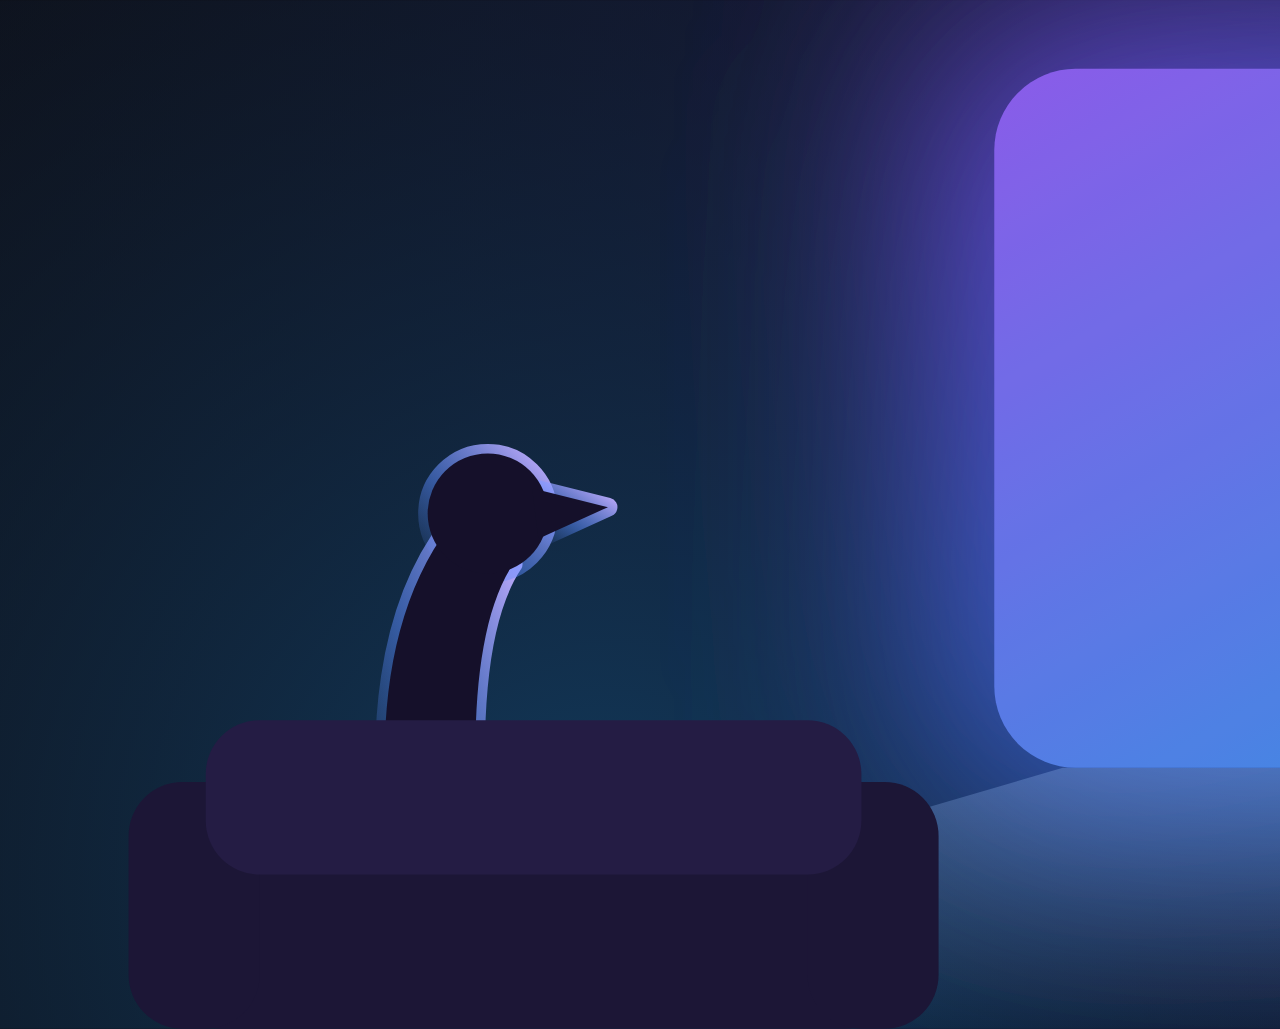
<file: AppStore/header/movie-night/header-play.html>
<!doctype html>
<html>
<head>
<meta charset="utf-8">
<title>Movie Night header, play screen</title>
<!--
  The App Store header (3840 x 1646, drawn at 2400 x 1029 CSS px at 2x, then scaled to 3840 x 1646):
  the Movie Night icon itself, made wide: the room, the goose on the couch lit by the screen, and the
  screen as the icon has it, violet to blue with the white play triangle. Shapes are the icon's
  (Tools/render-icon.swift, its 400 x 240 units: screen 180 x 100 with corners of 12, the triangle at
  78-110 across and 32-68 down it), the screen made larger; the whole is 560 x 240 units.
  (header.html beside it has the Apple TV's Home on the screen instead.)
-->
<style>
  html, body { margin: 0; padding: 0; background: #0d0d14; }
  svg { display: block; }
</style>
</head>
<body>
<svg width="2400" height="1029" viewBox="0 0 560 240" xmlns="http://www.w3.org/2000/svg">
  <defs>
    <!-- The room: the icon's two glows, violet high on the right, blue low on the left. -->
    <radialGradient id="glowViolet" cx=".7" cy=".25" r=".8" gradientTransform="translate(.7 .25) scale(1 2.333) translate(-.7 -.25)">
      <stop offset="0" stop-color="#3b2e6e"/><stop offset=".55" stop-color="#1a1438" stop-opacity=".6"/><stop offset="1" stop-color="#0d0d14" stop-opacity="0"/>
    </radialGradient>
    <radialGradient id="glowBlue" cx=".25" cy=".85" r=".7" gradientTransform="translate(.25 .85) scale(1 2.333) translate(-.25 -.85)">
      <stop offset="0" stop-color="#123a5c"/><stop offset="1" stop-color="#0d0d14" stop-opacity="0"/>
    </radialGradient>
    <linearGradient id="violet" x1="0" y1="0" x2="1" y2="1">
      <stop offset="0" stop-color="#7a45e6"/><stop offset="1" stop-color="#0090db"/>
    </linearGradient>
    <linearGradient id="beam" x1="0" y1="0" x2="0" y2="1">
      <stop offset="0" stop-color="#9fc4ff" stop-opacity=".28"/><stop offset="1" stop-color="#9fc4ff" stop-opacity="0"/>
    </linearGradient>
    <linearGradient id="rim" x1="1" y1="0" x2="0" y2="1">
      <stop offset="0" stop-color="#c9b0ff"/><stop offset=".6" stop-color="#5b8bff" stop-opacity=".5"/><stop offset="1" stop-color="#5b8bff" stop-opacity="0"/>
    </linearGradient>
    <filter id="halo" x="-40%" y="-40%" width="180%" height="180%"><feGaussianBlur stdDeviation="28"/></filter>
  </defs>

  <rect width="560" height="240" fill="#0d0d14"/>
  <rect width="560" height="240" fill="url(#glowViolet)"/>
  <rect width="560" height="240" fill="url(#glowBlue)"/>

  <!-- The screen's glow on the wall, as the icon's: its violet, blurred. -->
  <rect x="216" y="3" width="322" height="189" rx="26" fill="url(#violet)" filter="url(#halo)" opacity=".9"/>

  <!-- The light falling from the screen across the couch to the floor. -->
  <polygon points="248,179.1 506,179.1 330,240 40,240" fill="url(#beam)"/>

  <!-- The screen: violet to blue, a white veil over it, and the play triangle. -->
  <rect x="232" y="16" width="290" height="163.1" rx="19" fill="url(#violet)"/>
  <rect x="232" y="16" width="290" height="163.1" rx="19" fill="#ffffff" fill-opacity=".12"/>
  <polygon points="357.7,68.2 409.2,97.55 357.7,126.9" fill="#ffffff" fill-opacity=".92"/>

  <!-- The goose and the couch: the icon's, a little smaller, on the left of the room. -->
  <g transform="translate(30 240) scale(.9) translate(-20 -240)">
    <g transform="translate(18 8) scale(.82)">
      <g fill="none" stroke="url(#rim)" stroke-width="6" stroke-linejoin="round">
        <path d="M86 230 C 80 190, 84 150, 104 124 L 124 136 C 112 154, 110 190, 114 230 Z"/>
        <circle cx="116" cy="120" r="19"/>
        <path d="M130 112 L 154 118 L 132 128 Z"/>
      </g>
      <g fill="#15102a">
        <path d="M86 230 C 80 190, 84 150, 104 124 L 124 136 C 112 154, 110 190, 114 230 Z"/>
        <circle cx="116" cy="120" r="19"/>
        <path d="M130 112 L 154 118 L 132 128 Z"/>
      </g>
    </g>
    <g fill="#1c1636">
      <rect x="30" y="196" width="190" height="44" rx="14"/>
      <rect x="20" y="176" width="34" height="64" rx="14"/>
      <rect x="196" y="176" width="34" height="64" rx="14"/>
    </g>
    <rect x="40" y="160" width="170" height="40" rx="14" fill="#241c44"/>
  </g>
</svg>
</body>
</html>
</file>
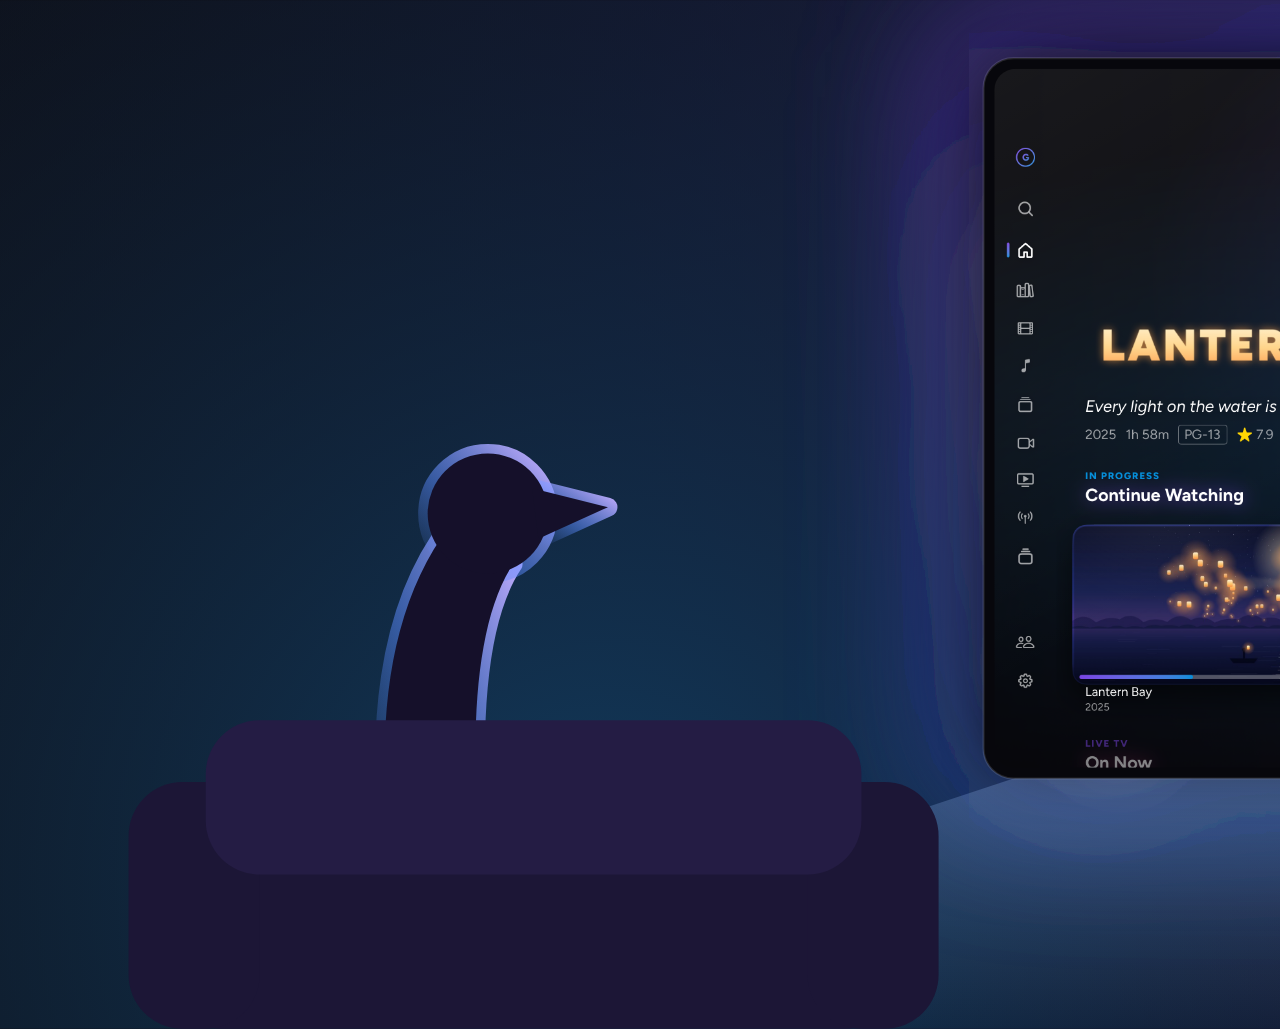
<file: AppStore/header/movie-night/header.html>
<!doctype html>
<html>
<head>
<meta charset="utf-8">
<title>Movie Night header</title>
<!--
  The App Store header (3840 x 1646, drawn at 2400 x 1029 CSS px at 2x, then scaled to 3840 x 1646): the Movie Night
  icon's room, the goose on the couch lit by the screen, and on the screen the Apple TV's
  own Home, as captured from the app (home.png). Shapes are the icon's (Tools/render-icon.swift,
  its 400 x 240 units), the screen made larger; the whole is 560 x 240 units.
-->
<style>
  html, body { margin: 0; padding: 0; background: #0d0d14; }
  svg { display: block; }
</style>
</head>
<body>
<svg width="2400" height="1029" viewBox="0 0 560 240" xmlns="http://www.w3.org/2000/svg" xmlns:xlink="http://www.w3.org/1999/xlink">
  <defs>
    <!-- The room: the icon's two glows, violet high on the right, blue low on the left. -->
    <radialGradient id="glowViolet" cx=".7" cy=".25" r=".8" gradientTransform="translate(.7 .25) scale(1 2.333) translate(-.7 -.25)">
      <stop offset="0" stop-color="#3b2e6e"/><stop offset=".55" stop-color="#1a1438" stop-opacity=".6"/><stop offset="1" stop-color="#0d0d14" stop-opacity="0"/>
    </radialGradient>
    <radialGradient id="glowBlue" cx=".25" cy=".85" r=".7" gradientTransform="translate(.25 .85) scale(1 2.333) translate(-.25 -.85)">
      <stop offset="0" stop-color="#123a5c"/><stop offset="1" stop-color="#0d0d14" stop-opacity="0"/>
    </radialGradient>
    <linearGradient id="violet" x1="0" y1="0" x2="1" y2="1">
      <stop offset="0" stop-color="#7a45e6"/><stop offset="1" stop-color="#0090db"/>
    </linearGradient>
    <linearGradient id="beam" x1="0" y1="0" x2="0" y2="1">
      <stop offset="0" stop-color="#9fc4ff" stop-opacity=".26"/><stop offset="1" stop-color="#9fc4ff" stop-opacity="0"/>
    </linearGradient>
    <linearGradient id="rim" x1="1" y1="0" x2="0" y2="1">
      <stop offset="0" stop-color="#c9b0ff"/><stop offset=".6" stop-color="#5b8bff" stop-opacity=".5"/><stop offset="1" stop-color="#5b8bff" stop-opacity="0"/>
    </linearGradient>
    <linearGradient id="glare" x1="0" y1="0" x2="1" y2="1">
      <stop offset="0" stop-color="#fff" stop-opacity=".07"/><stop offset=".45" stop-color="#fff" stop-opacity="0"/>
    </linearGradient>
    <filter id="halo" x="-40%" y="-40%" width="180%" height="180%"><feGaussianBlur stdDeviation="16"/></filter>
    <filter id="haloTight" x="-30%" y="-30%" width="160%" height="160%"><feGaussianBlur stdDeviation="6"/></filter>
    <clipPath id="screenClip"><rect x="232" y="16" width="290" height="163.1" rx="5"/></clipPath>
  </defs>

  <rect width="560" height="240" fill="#0d0d14"/>
  <rect width="560" height="240" fill="url(#glowViolet)"/>
  <rect width="560" height="240" fill="url(#glowBlue)"/>

  <!-- The screen's light on the wall: the icon's violet halo, and the picture itself, blurred. -->
  <rect x="218" y="4" width="318" height="187" rx="16" fill="url(#violet)" filter="url(#halo)" opacity=".75"/>
  <image href="home.png" x="226" y="12" width="302" height="170" preserveAspectRatio="none" filter="url(#halo)" opacity=".9"/>
  <image href="home.png" x="232" y="16" width="290" height="163.1" preserveAspectRatio="none" filter="url(#haloTight)" opacity=".6"/>

  <!-- The light falling from the screen to the floor, past the couch. -->
  <polygon points="244,179.1 510,179.1 360,240 60,240" fill="url(#beam)"/>

  <!-- The television: a thin dark frame, the Apple TV's Home on it, a faint glare. -->
  <rect x="229.5" y="13.5" width="295" height="168.1" rx="7" fill="#07070c"/>
  <rect x="229.5" y="13.5" width="295" height="168.1" rx="7" fill="none" stroke="#ffffff" stroke-opacity=".12" stroke-width=".5"/>
  <g clip-path="url(#screenClip)">
    <image href="home.png" x="232" y="16" width="290" height="163.1" preserveAspectRatio="xMidYMid slice"/>
    <rect x="232" y="16" width="290" height="163.1" fill="url(#glare)"/>
  </g>

  <!-- The goose and the couch: the icon's, a little smaller, on the left of the room. -->
  <g transform="translate(30 240) scale(.9) translate(-20 -240)">
    <g transform="translate(18 8) scale(.82)">
      <g fill="none" stroke="url(#rim)" stroke-width="6" stroke-linejoin="round">
        <path d="M86 230 C 80 190, 84 150, 104 124 L 124 136 C 112 154, 110 190, 114 230 Z"/>
        <circle cx="116" cy="120" r="19"/>
        <path d="M130 112 L 154 118 L 132 128 Z"/>
      </g>
      <g fill="#15102a">
        <path d="M86 230 C 80 190, 84 150, 104 124 L 124 136 C 112 154, 110 190, 114 230 Z"/>
        <circle cx="116" cy="120" r="19"/>
        <path d="M130 112 L 154 118 L 132 128 Z"/>
      </g>
    </g>
    <g fill="#1c1636">
      <rect x="30" y="196" width="190" height="44" rx="14"/>
      <rect x="20" y="176" width="34" height="64" rx="14"/>
      <rect x="196" y="176" width="34" height="64" rx="14"/>
    </g>
    <rect x="40" y="160" width="170" height="40" rx="14" fill="#241c44"/>
  </g>
</svg>
</body>
</html>
</file>
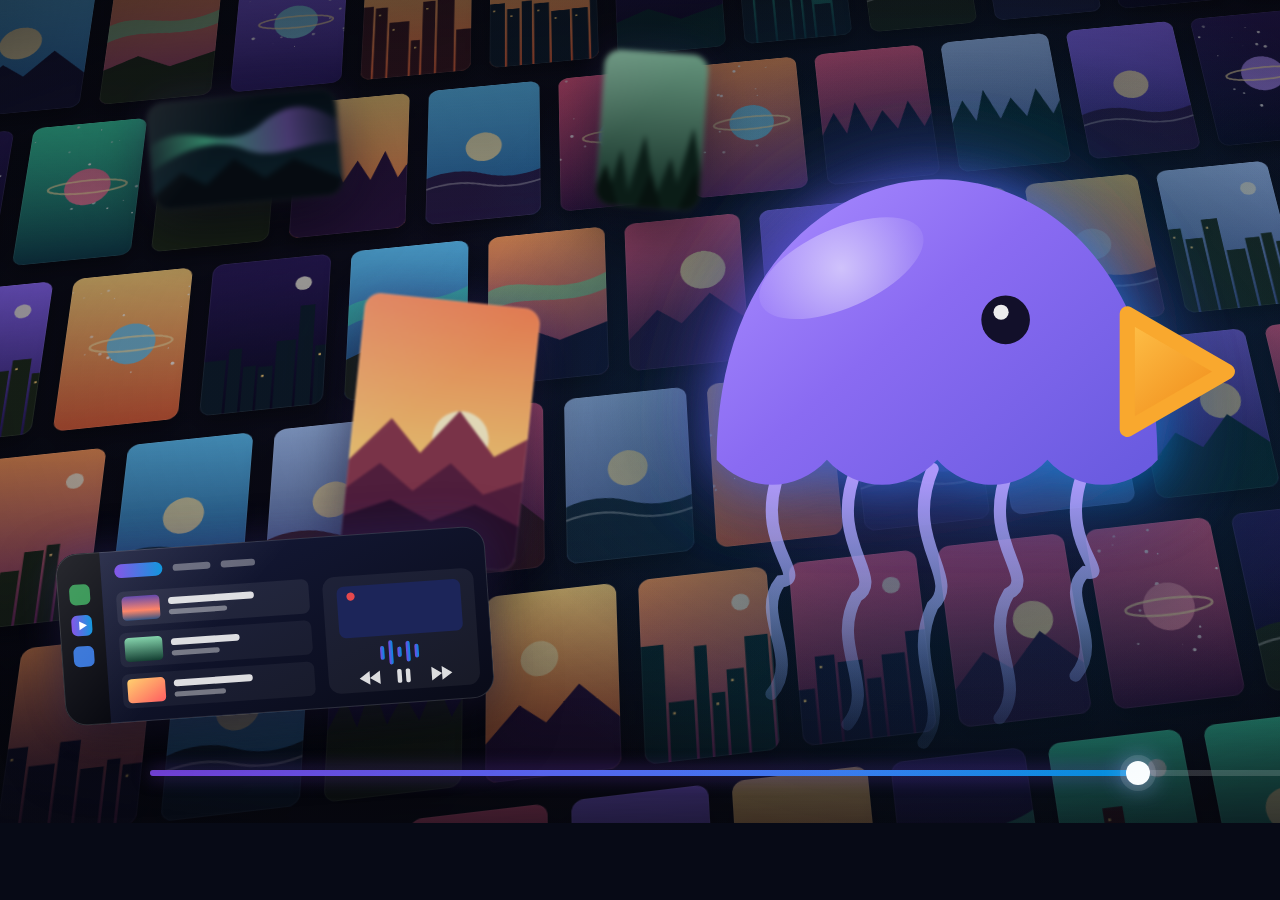
<file: AppStore/header/next/header-ios.html>
<!doctype html>
<html>
<head>
<meta charset="utf-8">
<!-- The iPhone and iPad version of the product page header (header.html is the
     Apple TV's): the same jellygoose and water, with a car's screen, an iPad
     and an iPhone among the screens in place of the television ones.
     The App Store product page header (iOS 27 / iPadOS 27): 3840 x 1646, 21:9.
     Drawn at 1920 x 823 CSS pixels and captured at 2x. No text: the app's icon
     and name sit just under it, and words would need all nine languages. The
     focal point (the jellygoose, drawn from Tools/render-icon.swift's geometry)
     stays in the middle, where every crop keeps it; the screens around it are
     made-up scenes, no one's films. -->
<style>
  html, body { margin: 0; width: 1920px; height: 823px; overflow: hidden; background: #070A16; contain: paint; }
  .stage { position: relative; width: 1920px; height: 823px; overflow: hidden;
    background: radial-gradient(ellipse 70% 80% at 50% 45%, #15122E 0%, #0A0B18 60%, #05060C 100%); }
  /* A library's wall of posters, tilted away into the dark: what a media
     player opens on. Made-up art, no one's films. */
  .wall { position: absolute; left: -260px; top: -330px; width: 2440px; height: 1500px;
    transform: perspective(1500px) rotateX(24deg) rotateZ(-7deg); transform-origin: 50% 60%; }
  .wall .row { display: flex; gap: 22px; margin-bottom: 26px; }
  .wall .poster { flex: 0 0 auto; width: 128px; height: 192px; border-radius: 12px; overflow: hidden;
    box-shadow: 0 10px 24px rgba(0,0,0,.5); outline: 1px solid rgba(255,255,255,.08); outline-offset: -1px; }
  .wall .poster svg { display: block; width: 100%; height: 100%; }
  /* Dimmed, darkest behind the jellygoose and at the edges. */
  .shade { position: absolute; inset: 0;
    background:
      radial-gradient(ellipse 26% 42% at 50% 47%, rgba(6,7,14,.72) 0%, rgba(6,7,14,.35) 60%, rgba(6,7,14,0) 100%),
      radial-gradient(ellipse 80% 90% at 50% 48%, rgba(6,7,14,.10) 0%, rgba(6,7,14,.40) 70%, rgba(6,7,14,.80) 100%),
      linear-gradient(rgba(6,7,14,.35), rgba(6,7,14,0) 30%, rgba(6,7,14,.05) 70%, rgba(6,7,14,.65)); }
  /* A film's timeline along the foot, its playhead glowing. */
  .scrub { position: absolute; left: 150px; right: 150px; top: 770px; height: 6px; border-radius: 3px; background: rgba(255,255,255,.16); }
  .scrub .done { position: absolute; left: 0; top: 0; bottom: 0; width: 61%; border-radius: 3px;
    background: linear-gradient(90deg, #7A45E6, #3C7BF0 70%, #0090DB); box-shadow: 0 0 18px rgba(122,69,230,.55); }
  .scrub .head { position: absolute; left: 61%; top: 50%; width: 24px; height: 24px; margin: -12px 0 0 -12px; border-radius: 50%;
    background: #fff; box-shadow: 0 0 0 6px rgba(255,255,255,.12), 0 0 26px rgba(150,170,255,.9); }
  .halo { position: absolute; left: 960px; top: 400px; width: 1100px; height: 900px; transform: translate(-50%, -50%);
    background: radial-gradient(closest-side, rgba(122,69,230,.30), rgba(0,144,219,.10) 55%, rgba(0,0,0,0)); }
  .card { position: absolute; border-radius: 16px; overflow: hidden;
    box-shadow: 0 24px 60px rgba(0,0,0,.55), 0 0 40px rgba(110,90,240,.22);
    outline: 1.5px solid rgba(255,255,255,.14); outline-offset: -1.5px; }
  .card svg { display: block; width: 100%; height: 100%; }
  .card::after { content: ""; position: absolute; inset: 0; border-radius: inherit;
    background: linear-gradient(135deg, rgba(255,255,255,.14), rgba(255,255,255,0) 40%); }
  .far { filter: blur(2.6px) saturate(.8) brightness(.72); }
  .mid { filter: blur(.9px) brightness(.88); }
  .goose { position: absolute; left: 960px; top: 405px; transform: translate(-50%, -50%); width: 640px; height: 736px; }
</style>
</head>
<body>
<div class="stage">
  <div class="wall" id="wall"></div>
  <div class="shade"></div>
  <div class="scrub"><div class="done"></div><div class="head"></div></div>
  <div class="halo"></div>

  <!-- Far screens, small and soft. -->
  <div class="card far" style="left: 150px; top: 96px; width: 190px; height: 107px; transform: rotate(-5deg)">
    <svg viewBox="0 0 160 90" preserveAspectRatio="xMidYMid slice"><defs>
      <linearGradient id="aurSky" x1="0" y1="0" x2="0" y2="1"><stop offset="0" stop-color="#04121f"/><stop offset="1" stop-color="#0b2f3f"/></linearGradient>
      <linearGradient id="aur" x1="0" y1="0" x2="1" y2="0"><stop offset="0" stop-color="#3cffb0" stop-opacity="0"/><stop offset=".3" stop-color="#3cffb0" stop-opacity=".8"/><stop offset=".7" stop-color="#a46bff" stop-opacity=".7"/><stop offset="1" stop-color="#a46bff" stop-opacity="0"/></linearGradient></defs>
      <rect width="160" height="90" fill="url(#aurSky)"/>
      <path d="M-5 40 C30 10 60 50 95 25 S150 20 170 35 L170 50 C140 35 110 60 80 45 S20 45 -5 60Z" fill="url(#aur)" opacity=".85"/>
      <path d="M0 78 L25 60 L45 72 L70 52 L95 70 L120 56 L160 76 L160 90 L0 90Z" fill="#06101a"/></svg>
  </div>
  <div class="card far" style="left: 600px; top: 52px; width: 104px; height: 156px; transform: rotate(4deg)">
    <svg viewBox="0 0 100 150" preserveAspectRatio="xMidYMid slice"><defs>
      <linearGradient id="fog" x1="0" y1="0" x2="0" y2="1"><stop offset="0" stop-color="#7fd1a8"/><stop offset="1" stop-color="#0f3b2e"/></linearGradient></defs>
      <rect width="100" height="150" fill="url(#fog)"/>
      <g fill="#0b2a20"><path d="M10 150 L22 95 L34 150Z"/><path d="M28 150 L44 80 L60 150Z"/><path d="M55 150 L70 100 L85 150Z"/><path d="M72 150 L90 70 L108 150Z"/></g>
      <g fill="#061a14"><path d="M-6 150 L8 110 L22 150Z"/><path d="M40 150 L52 115 L64 150Z"/><path d="M80 150 L94 112 L108 150Z"/></g></svg>
  </div>
  <div class="card far" style="left: 1690px; top: 330px; width: 200px; height: 113px; transform: rotate(6deg)">
    <svg viewBox="0 0 160 90" preserveAspectRatio="xMidYMid slice"><defs>
      <linearGradient id="roseBg" x1="0" y1="0" x2="1" y2="1"><stop offset="0" stop-color="#2a0f2a"/><stop offset="1" stop-color="#5e1d4a"/></linearGradient>
      <radialGradient id="planet" cx=".35" cy=".35" r=".8"><stop offset="0" stop-color="#ffb0d0"/><stop offset=".6" stop-color="#d0457f"/><stop offset="1" stop-color="#5a1640"/></radialGradient></defs>
      <rect width="160" height="90" fill="url(#roseBg)"/>
      <g fill="#fff" opacity=".7"><circle cx="20" cy="18" r=".9"/><circle cx="140" cy="14" r="1.1"/><circle cx="120" cy="70" r=".8"/><circle cx="36" cy="66" r="1"/><circle cx="64" cy="10" r=".7"/></g>
      <circle cx="82" cy="46" r="22" fill="url(#planet)"/>
      <ellipse cx="82" cy="47" rx="40" ry="9" fill="none" stroke="#ffc6dc" stroke-width="2.4" opacity=".75" transform="rotate(-14 82 47)"/></svg>
  </div>

  <!-- Middle distance. -->
  <div class="card mid" style="left: 352px; top: 300px; width: 176px; height: 264px; transform: rotate(6deg)">
    <svg viewBox="0 0 100 150" preserveAspectRatio="xMidYMid slice"><defs>
      <linearGradient id="dawn" x1="0" y1="0" x2="0" y2="1"><stop offset="0" stop-color="#ff8a5c"/><stop offset=".6" stop-color="#ffcf7a"/><stop offset="1" stop-color="#ffe3a8"/></linearGradient></defs>
      <rect width="100" height="150" fill="url(#dawn)"/>
      <circle cx="62" cy="78" r="16" fill="#fff4cf"/>
      <path d="M0 96 L22 70 L40 88 L60 62 L82 86 L100 74 L100 150 L0 150Z" fill="#8a3a52"/>
      <path d="M0 112 L18 96 L38 110 L58 92 L78 108 L100 98 L100 150 L0 150Z" fill="#5a2244"/>
      <path d="M0 128 L26 116 L50 126 L74 114 L100 124 L100 150 L0 150Z" fill="#2c1230"/></svg>
  </div>
  <div class="card mid" style="left: 1408px; top: 400px; width: 180px; height: 270px; transform: rotate(-5deg)">
    <svg viewBox="0 0 100 150" preserveAspectRatio="xMidYMid slice"><defs>
      <linearGradient id="blueHour" x1="0" y1="0" x2="0" y2="1"><stop offset="0" stop-color="#14215e"/><stop offset=".55" stop-color="#4a6fd4"/><stop offset="1" stop-color="#c4a8ec"/></linearGradient></defs>
      <rect width="100" height="150" fill="url(#blueHour)"/>
      <circle cx="74" cy="30" r="7" fill="#f3f0d8" opacity=".95"/>
      <g fill="#0d1233"><rect x="4" y="88" width="14" height="62"/><rect x="20" y="70" width="16" height="80"/><rect x="38" y="96" width="12" height="54"/><rect x="52" y="58" width="18" height="92"/><rect x="72" y="84" width="12" height="66"/><rect x="86" y="74" width="14" height="76"/></g>
      <g fill="#ffd36b"><rect x="24" y="78" width="2.4" height="2.4"/><rect x="30" y="90" width="2.4" height="2.4"/><rect x="56" y="66" width="2.4" height="2.4"/><rect x="62" y="80" width="2.4" height="2.4"/><rect x="56" y="98" width="2.4" height="2.4"/><rect x="89" y="84" width="2.4" height="2.4"/><rect x="8" y="98" width="2.4" height="2.4"/><rect x="75" y="96" width="2.4" height="2.4"/><rect x="42" y="106" width="2.4" height="2.4"/><rect x="64" y="112" width="2.4" height="2.4"/></g></svg>
  </div>

  <!-- Near screens, large and sharp, out at the sides. -->
  <div class="card" style="left: 60px; top: 540px; width: 430px; height: 172px; transform: rotate(-4deg); border-radius: 22px">
    <!-- A car's screen: CarPlay, Continue Watching down the side and a channel playing as sound. -->
    <svg viewBox="0 0 250 100" preserveAspectRatio="xMidYMid slice"><defs>
      <linearGradient id="carBg" x1="0" y1="0" x2="1" y2="1"><stop offset="0" stop-color="#151a3a"/><stop offset="1" stop-color="#090b18"/></linearGradient>
      <linearGradient id="carAcc" x1="0" y1="0" x2="1" y2="0"><stop offset="0" stop-color="#7a45e6"/><stop offset="1" stop-color="#0090db"/></linearGradient>
      <linearGradient id="carT1" x1="0" y1="0" x2="0" y2="1"><stop offset="0" stop-color="#5b3fa8"/><stop offset=".6" stop-color="#ff7e5f"/><stop offset="1" stop-color="#2b4c7e"/></linearGradient>
      <linearGradient id="carT2" x1="0" y1="0" x2="0" y2="1"><stop offset="0" stop-color="#7fd1a8"/><stop offset="1" stop-color="#0f3b2e"/></linearGradient>
      <linearGradient id="carT3" x1="0" y1="0" x2="1" y2="1"><stop offset="0" stop-color="#ffcf6b"/><stop offset="1" stop-color="#ff5e62"/></linearGradient></defs>
      <rect width="250" height="100" fill="url(#carBg)"/>
      <rect width="26" height="100" fill="#05060d"/>
      <rect x="7" y="18" width="12" height="12" rx="3.5" fill="#2a8f4a"/><rect x="7" y="36" width="12" height="12" rx="3.5" fill="url(#carAcc)"/><rect x="7" y="54" width="12" height="12" rx="3.5" fill="#2f6fd6"/>
      <path d="M11.5 39.5 L11.5 44.5 L16 42 Z" fill="#fff"/>
      <rect x="34" y="8" width="28" height="8" rx="4" fill="url(#carAcc)"/><rect x="68" y="10" width="22" height="4" rx="2" fill="#fff" opacity=".35"/><rect x="96" y="10" width="20" height="4" rx="2" fill="#fff" opacity=".35"/>
      <g><rect x="34" y="24" width="112" height="20" rx="4" fill="#fff" opacity=".07"/><rect x="37" y="27" width="22" height="14" rx="2.5" fill="url(#carT1)"/><rect x="64" y="29" width="50" height="4" rx="2" fill="#fff" opacity=".85"/><rect x="64" y="36" width="34" height="3" rx="1.5" fill="#fff" opacity=".4"/></g>
      <g><rect x="34" y="48" width="112" height="20" rx="4" fill="#fff" opacity=".05"/><rect x="37" y="51" width="22" height="14" rx="2.5" fill="url(#carT2)"/><rect x="64" y="53" width="40" height="4" rx="2" fill="#fff" opacity=".85"/><rect x="64" y="60" width="28" height="3" rx="1.5" fill="#fff" opacity=".4"/></g>
      <g><rect x="34" y="72" width="112" height="20" rx="4" fill="#fff" opacity=".05"/><rect x="37" y="75" width="22" height="14" rx="2.5" fill="url(#carT3)"/><rect x="64" y="77" width="46" height="4" rx="2" fill="#fff" opacity=".85"/><rect x="64" y="84" width="30" height="3" rx="1.5" fill="#fff" opacity=".4"/></g>
      <rect x="154" y="24" width="88" height="68" rx="7" fill="#fff" opacity=".06"/>
      <rect x="162" y="30" width="72" height="30" rx="4" fill="#1c2559"/><circle cx="170" cy="36" r="2.4" fill="#e5484d"/>
      <g fill="url(#carAcc)"><rect x="185" y="66" width="2.4" height="8" rx="1.2"/><rect x="190" y="63" width="2.4" height="14" rx="1.2"/><rect x="195" y="67" width="2.4" height="6" rx="1.2"/><rect x="200" y="64" width="2.4" height="12" rx="1.2"/><rect x="205" y="66" width="2.4" height="8" rx="1.2"/></g>
      <g fill="#fff" opacity=".85"><path d="M172 84 l6 -4 v8 z M178 84 l6 -4 v8 z"/><rect x="194" y="80" width="2.6" height="8" rx="1"/><rect x="199" y="80" width="2.6" height="8" rx="1"/><path d="M226 84 l-6 -4 v8 z M220 84 l-6 -4 v8 z"/></g></svg>
  </div>
  <div class="card" style="left: 1500px; top: 64px; width: 330px; height: 248px; transform: rotate(4deg); border-radius: 22px; outline: 7px solid #1a1d2b; outline-offset: -7px">
    <!-- An iPad on its side: Live TV's guide, the channel that's on in the corner. -->
    <svg viewBox="0 0 160 120" preserveAspectRatio="xMidYMid slice"><defs>
      <linearGradient id="padBg" x1="0" y1="0" x2="0" y2="1"><stop offset="0" stop-color="#1b1640"/><stop offset="1" stop-color="#0b0c1c"/></linearGradient>
      <linearGradient id="padAcc" x1="0" y1="0" x2="1" y2="0"><stop offset="0" stop-color="#7a45e6"/><stop offset="1" stop-color="#0090db"/></linearGradient>
      <radialGradient id="padPic" cx=".4" cy=".4" r=".8"><stop offset="0" stop-color="#ff9ad5"/><stop offset=".5" stop-color="#7a45e6"/><stop offset="1" stop-color="#1b0f40"/></radialGradient></defs>
      <rect width="160" height="120" fill="url(#padBg)"/>
      <rect width="12" height="120" fill="#0b0c1a"/><circle cx="6" cy="14" r="2.6" fill="url(#padAcc)"/><g fill="#fff" opacity=".35"><circle cx="6" cy="26" r="1.6"/><circle cx="6" cy="36" r="1.6"/><circle cx="6" cy="46" r="1.6"/></g>
      <rect x="18" y="10" width="40" height="5" rx="2.5" fill="#fff" opacity=".9"/><rect x="18" y="19" width="26" height="3" rx="1.5" fill="#fff" opacity=".4"/>
      <rect x="104" y="7" width="48" height="27" rx="3" fill="url(#padPic)"/><g fill="#fff" opacity=".8"><circle cx="113" cy="15" r=".8"/><circle cx="141" cy="27" r=".9"/></g>
      <g fill="#fff"><rect x="18" y="42" width="12" height="10" rx="2" opacity=".14"/><rect x="33" y="42" width="34" height="10" rx="2" opacity=".2" stroke="#a873f2" stroke-width=".8"/><rect x="69" y="42" width="44" height="10" rx="2" opacity=".1"/><rect x="115" y="42" width="40" height="10" rx="2" opacity=".1"/>
      <rect x="18" y="55" width="12" height="10" rx="2" opacity=".14"/><rect x="33" y="55" width="70" height="10" rx="2" opacity=".1"/><rect x="105" y="55" width="50" height="10" rx="2" opacity=".1"/>
      <rect x="18" y="68" width="12" height="10" rx="2" opacity=".14"/><rect x="33" y="68" width="30" height="10" rx="2" opacity=".1"/><rect x="65" y="68" width="38" height="10" rx="2" opacity=".1"/><rect x="105" y="68" width="50" height="10" rx="2" opacity=".1"/>
      <rect x="18" y="81" width="12" height="10" rx="2" opacity=".14"/><rect x="33" y="81" width="52" height="10" rx="2" opacity=".1"/><rect x="87" y="81" width="68" height="10" rx="2" opacity=".1"/>
      <rect x="18" y="94" width="12" height="10" rx="2" opacity=".14"/><rect x="33" y="94" width="24" height="10" rx="2" opacity=".1"/><rect x="59" y="94" width="44" height="10" rx="2" opacity=".1"/><rect x="105" y="94" width="50" height="10" rx="2" opacity=".1"/></g>
      <line x1="52" y1="38" x2="52" y2="108" stroke="#a873f2" stroke-width=".9"/></svg>
  </div>
  <div class="card" style="left: 1680px; top: 446px; width: 162px; height: 332px; transform: rotate(5deg); border-radius: 34px; outline: 6px solid #1a1d2b; outline-offset: -6px">
    <!-- An iPhone: a film's page, its picture over Continue Watching. -->
    <svg viewBox="0 0 100 205" preserveAspectRatio="xMidYMid slice"><defs>
      <linearGradient id="phBg" x1="0" y1="0" x2="0" y2="1"><stop offset="0" stop-color="#14112e"/><stop offset="1" stop-color="#07080f"/></linearGradient>
      <linearGradient id="phPic" x1="0" y1="0" x2="0" y2="1"><stop offset="0" stop-color="#ffcf6b"/><stop offset="1" stop-color="#ff7b54"/></linearGradient>
      <linearGradient id="phAcc" x1="0" y1="0" x2="1" y2="0"><stop offset="0" stop-color="#7a45e6"/><stop offset="1" stop-color="#0090db"/></linearGradient>
      <linearGradient id="phT1" x1="0" y1="0" x2="0" y2="1"><stop offset="0" stop-color="#7fd1a8"/><stop offset="1" stop-color="#0f3b2e"/></linearGradient>
      <linearGradient id="phT2" x1="0" y1="0" x2="0" y2="1"><stop offset="0" stop-color="#14215e"/><stop offset="1" stop-color="#c4a8ec"/></linearGradient></defs>
      <rect width="100" height="205" fill="url(#phBg)"/>
      <rect x="36" y="6" width="28" height="7" rx="3.5" fill="#000"/>
      <rect x="6" y="20" width="88" height="70" rx="8" fill="url(#phPic)"/>
      <circle cx="56" cy="52" r="14" fill="#fff1c4" opacity=".95"/>
      <path d="M6 72 C26 62 44 78 64 70 S88 66 94 68 L94 82 Q94 90 86 90 L14 90 Q6 90 6 82 Z" fill="#d0602f"/>
      <rect x="30" y="96" width="40" height="10" rx="5" fill="url(#phAcc)"/>
      <rect x="8" y="116" width="36" height="4" rx="2" fill="#fff" opacity=".8"/>
      <rect x="8" y="126" width="40" height="26" rx="4" fill="url(#phT1)"/><rect x="52" y="126" width="40" height="26" rx="4" fill="url(#phT2)"/>
      <rect x="8" y="154" width="24" height="2.4" rx="1.2" fill="url(#phAcc)"/>
      <rect x="8" y="164" width="30" height="4" rx="2" fill="#fff" opacity=".8"/>
      <rect x="8" y="174" width="40" height="18" rx="4" fill="#fff" opacity=".1"/><rect x="52" y="174" width="40" height="18" rx="4" fill="#fff" opacity=".1"/>
      <rect x="0" y="194" width="100" height="11" fill="#0d0e18"/><g fill="#fff" opacity=".45"><circle cx="18" cy="199" r="2"/><circle cx="34" cy="199" r="2"/><circle cx="50" cy="199" r="2"/><circle cx="66" cy="199" r="2"/><circle cx="82" cy="199" r="2"/></g></svg>
  </div>

  <!-- The jellygoose. -->
  <svg class="goose" viewBox="104 6 210 242">
    <defs>
      <linearGradient id="bellGlow" gradientUnits="userSpaceOnUse" x1="126" y1="40" x2="274" y2="160"><stop offset="0" stop-color="#7A45E6"/><stop offset="1" stop-color="#0090DB"/></linearGradient>
      <linearGradient id="bellFill" gradientUnits="userSpaceOnUse" x1="150" y1="44" x2="250" y2="162"><stop offset="0" stop-color="#A98CFF"/><stop offset=".45" stop-color="#8A6BF2"/><stop offset="1" stop-color="#6A5BE0"/></linearGradient>
      <radialGradient id="shine" gradientUnits="userSpaceOnUse" cx="0" cy="0" r="34"><stop offset="0" stop-color="#fff" stop-opacity=".55"/><stop offset=".7" stop-color="#fff" stop-opacity=".16"/><stop offset="1" stop-color="#fff" stop-opacity="0"/></radialGradient>
      <linearGradient id="strand" gradientUnits="userSpaceOnUse" x1="0" y1="150" x2="0" y2="236"><stop offset="0" stop-color="#B49BFF" stop-opacity=".95"/><stop offset=".5" stop-color="#8FA9F0" stop-opacity=".6"/><stop offset="1" stop-color="#5E86C8" stop-opacity=".12"/></linearGradient>
      <linearGradient id="beak" gradientUnits="userSpaceOnUse" x1="264" y1="97" x2="297" y2="135"><stop offset="0" stop-color="#FFC24A"/><stop offset="1" stop-color="#EE8412"/></linearGradient>
      <path id="bell" d="M129 145 C129 22 274 22 274 145 C264 156 247.75 156 237.75 145 C227.75 156 211.5 156 201.5 145 C191.5 156 175.25 156 165.25 145 C155.25 156 139 156 129 145Z"/>
      <clipPath id="bellClip"><use href="#bell"/></clipPath>
      <filter id="blur14" x="-50%" y="-50%" width="200%" height="200%"><feGaussianBlur stdDeviation="14"/></filter>
      <filter id="blur6" x="-50%" y="-50%" width="200%" height="200%"><feGaussianBlur stdDeviation="6"/></filter>
    </defs>
    <!-- Lit from inside: the bell's colour, blurred, under it. -->
    <use href="#bell" fill="url(#bellGlow)" filter="url(#blur14)" opacity=".85"/>
    <use href="#bell" fill="url(#bellGlow)" filter="url(#blur6)" opacity=".35"/>
    <g fill="none" stroke="url(#strand)" stroke-width="4" stroke-linecap="round">
      <path d="M150 148 C140 172 160 184 150 185 C141 196 157 210 147 222"/>
      <path d="M175 148 C165 172 185 184 175 190 C166 206 182 220 172 232"/>
      <path d="M200 148 C190 172 210 184 200 193 C191 212 207 226 197 238"/>
      <path d="M225 148 C215 172 235 184 225 189 C216 204 232 218 222 230"/>
      <path d="M250 148 C240 172 260 184 250 182 C241 190 257 204 247 216"/>
    </g>
    <use href="#bell" fill="url(#bellFill)"/>
    <g clip-path="url(#bellClip)">
      <g transform="translate(170 82) rotate(-24.06)">
        <ellipse cx="0" cy="0" rx="29" ry="13" fill="url(#shine)"/>
      </g>
    </g>
    <circle cx="224" cy="99" r="8" fill="#12102A"/>
    <circle cx="222.5" cy="96.5" r="2.5" fill="#fff" fill-opacity=".92"/>
    <path d="M264 97 L296.9 116 L264 135Z" fill="url(#beak)" stroke="#F9A82E" stroke-width="5" stroke-linejoin="round"/>
  </svg>
</div>
<script>
  // The wall's posters, the same every time (a fixed seed): skies, suns,
  // hills, cities, seas and stars in the screens' own colours.
  let seed = 11;
  const rand = () => (seed = (seed * 16807) % 2147483647) / 2147483647;
  const pick = a => a[Math.floor(rand() * a.length)];
  const skies = [['#FF9A5A','#7A2E6E'],['#2B1B5E','#0B0A24'],['#5EC6FF','#1B4E8C'],['#FFD27A','#E2603A'],
                 ['#8E6BFF','#2A1A66'],['#3CE0B0','#0E3B4A'],['#F25C8A','#3A1240'],['#A9C8FF','#4A5E9C']];
  const grounds = ['#2A1440','#0E1E2E','#1E2A1A','#3A1820','#141434','#0B2A30'];
  let n = 0;
  function poster() {
    const [a, b] = pick(skies), g = pick(grounds), id = 'p' + (n++), kind = Math.floor(rand() * 6);
    let art = '';
    if (kind === 0) art = `<circle cx="${30 + rand()*40}" cy="${50 + rand()*30}" r="${12 + rand()*10}" fill="#FFE6A8" opacity=".9"/><path d="M0 120 L25 92 L45 108 L70 80 L100 110 L100 150 L0 150Z" fill="${g}"/>`;
    if (kind === 1) { let x = 0; while (x < 100) { const w = 8 + rand()*12, h = 40 + rand()*60; art += `<rect x="${x}" y="${150-h}" width="${w}" height="${h}" fill="${g}"/>`; if (rand() < .6) art += `<rect x="${x+3}" y="${150-h+8}" width="2" height="2" fill="#FFD27A"/>`; x += w + 2; } art += `<circle cx="78" cy="28" r="7" fill="#F4F1E0" opacity=".85"/>`; }
    if (kind === 2) art = `<path d="M0 100 Q25 90 50 100 T100 100 L100 150 L0 150Z" fill="${g}" opacity=".9"/><path d="M0 112 Q25 104 50 112 T100 112" stroke="#ffffff" stroke-opacity=".35" fill="none" stroke-width="2"/><circle cx="50" cy="70" r="16" fill="#FFE6A8" opacity=".8"/>`;
    if (kind === 3) { for (let i = 0; i < 18; i++) art += `<circle cx="${rand()*100}" cy="${rand()*110}" r="${rand()*1.4+.3}" fill="#fff" opacity="${.4+rand()*.6}"/>`; art += `<circle cx="55" cy="72" r="20" fill="${pick(['#E07A9A','#9A7AE0','#7AC0E0'])}"/><ellipse cx="55" cy="72" rx="34" ry="7" fill="none" stroke="#FFE6A8" stroke-opacity=".7" stroke-width="2"/>`; }
    if (kind === 4) { art = `<path d="M0 150 L0 95 L12 70 L22 95 L32 60 L44 95 L56 72 L68 95 L80 64 L92 95 L100 80 L100 150Z" fill="${g}"/>`; }
    if (kind === 5) art = `<path d="M-5 60 C25 35 55 75 105 45 L105 62 C60 85 30 55 -5 80Z" fill="#3CFFB0" opacity=".45"/><path d="M0 150 L0 110 L30 96 L60 112 L100 98 L100 150Z" fill="${g}"/>`;
    return `<div class="poster"><svg viewBox="0 0 100 150" preserveAspectRatio="xMidYMid slice"><defs><linearGradient id="${id}" x1="0" y1="0" x2="0" y2="1"><stop offset="0" stop-color="${a}"/><stop offset="1" stop-color="${b}"/></linearGradient></defs><rect width="100" height="150" fill="url(#${id})"/>${art}</svg></div>`;
  }
  const wall = document.getElementById('wall');
  for (let r = 0; r < 7; r++) {
    let row = '<div class="row" style="margin-left:' + (-(r % 2) * 70) + 'px">';
    for (let c = 0; c < 17; c++) row += poster();
    wall.insertAdjacentHTML('beforeend', row + '</div>');
  }
</script>
</body>
</html>
</file>
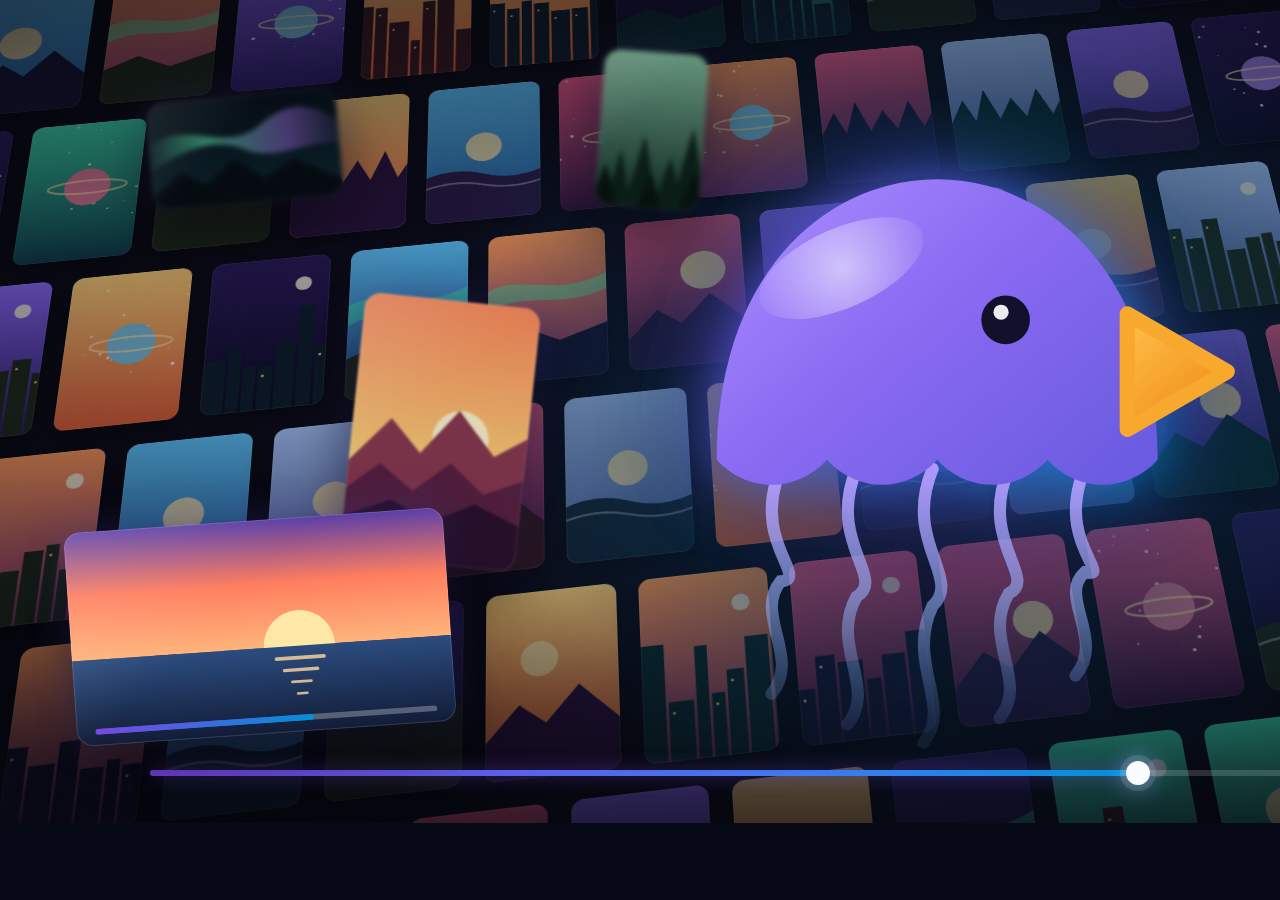
<file: AppStore/header/next/header-tv.html>
<!doctype html>
<html>
<head>
<meta charset="utf-8">
<!-- The App Store product page header (iOS 27 / iPadOS 27): 3840 x 1646, 21:9.
     Drawn at 1920 x 823 CSS pixels and captured at 2x. No text: the app's icon
     and name sit just under it, and words would need all nine languages. The
     focal point (the jellygoose, drawn from Tools/render-icon.swift's geometry)
     stays in the middle, where every crop keeps it; the screens around it are
     made-up scenes, no one's films. -->
<style>
  html, body { margin: 0; width: 1920px; height: 823px; overflow: hidden; background: #070A16; contain: paint; }
  .stage { position: relative; width: 1920px; height: 823px; overflow: hidden;
    background: radial-gradient(ellipse 70% 80% at 50% 45%, #15122E 0%, #0A0B18 60%, #05060C 100%); }
  /* A library's wall of posters, tilted away into the dark: what a media
     player opens on. Made-up art, no one's films. */
  .wall { position: absolute; left: -260px; top: -330px; width: 2440px; height: 1500px;
    transform: perspective(1500px) rotateX(24deg) rotateZ(-7deg); transform-origin: 50% 60%; }
  .wall .row { display: flex; gap: 22px; margin-bottom: 26px; }
  .wall .poster { flex: 0 0 auto; width: 128px; height: 192px; border-radius: 12px; overflow: hidden;
    box-shadow: 0 10px 24px rgba(0,0,0,.5); outline: 1px solid rgba(255,255,255,.08); outline-offset: -1px; }
  .wall .poster svg { display: block; width: 100%; height: 100%; }
  /* Dimmed, darkest behind the jellygoose and at the edges. */
  .shade { position: absolute; inset: 0;
    background:
      radial-gradient(ellipse 26% 42% at 50% 47%, rgba(6,7,14,.72) 0%, rgba(6,7,14,.35) 60%, rgba(6,7,14,0) 100%),
      radial-gradient(ellipse 80% 90% at 50% 48%, rgba(6,7,14,.10) 0%, rgba(6,7,14,.40) 70%, rgba(6,7,14,.80) 100%),
      linear-gradient(rgba(6,7,14,.35), rgba(6,7,14,0) 30%, rgba(6,7,14,.05) 70%, rgba(6,7,14,.65)); }
  /* A film's timeline along the foot, its playhead glowing. */
  .scrub { position: absolute; left: 150px; right: 150px; top: 770px; height: 6px; border-radius: 3px; background: rgba(255,255,255,.16); }
  .scrub .done { position: absolute; left: 0; top: 0; bottom: 0; width: 61%; border-radius: 3px;
    background: linear-gradient(90deg, #7A45E6, #3C7BF0 70%, #0090DB); box-shadow: 0 0 18px rgba(122,69,230,.55); }
  .scrub .head { position: absolute; left: 61%; top: 50%; width: 24px; height: 24px; margin: -12px 0 0 -12px; border-radius: 50%;
    background: #fff; box-shadow: 0 0 0 6px rgba(255,255,255,.12), 0 0 26px rgba(150,170,255,.9); }
  .halo { position: absolute; left: 960px; top: 400px; width: 1100px; height: 900px; transform: translate(-50%, -50%);
    background: radial-gradient(closest-side, rgba(122,69,230,.30), rgba(0,144,219,.10) 55%, rgba(0,0,0,0)); }
  .card { position: absolute; border-radius: 16px; overflow: hidden;
    box-shadow: 0 24px 60px rgba(0,0,0,.55), 0 0 40px rgba(110,90,240,.22);
    outline: 1.5px solid rgba(255,255,255,.14); outline-offset: -1.5px; }
  .card svg { display: block; width: 100%; height: 100%; }
  .card::after { content: ""; position: absolute; inset: 0; border-radius: inherit;
    background: linear-gradient(135deg, rgba(255,255,255,.14), rgba(255,255,255,0) 40%); }
  .far { filter: blur(2.6px) saturate(.8) brightness(.72); }
  .mid { filter: blur(.9px) brightness(.88); }
  .goose { position: absolute; left: 960px; top: 405px; transform: translate(-50%, -50%); width: 640px; height: 736px; }
</style>
</head>
<body>
<div class="stage">
  <div class="wall" id="wall"></div>
  <div class="shade"></div>
  <div class="scrub"><div class="done"></div><div class="head"></div></div>
  <div class="halo"></div>

  <!-- Far screens, small and soft. -->
  <div class="card far" style="left: 150px; top: 96px; width: 190px; height: 107px; transform: rotate(-5deg)">
    <svg viewBox="0 0 160 90" preserveAspectRatio="xMidYMid slice"><defs>
      <linearGradient id="aurSky" x1="0" y1="0" x2="0" y2="1"><stop offset="0" stop-color="#04121f"/><stop offset="1" stop-color="#0b2f3f"/></linearGradient>
      <linearGradient id="aur" x1="0" y1="0" x2="1" y2="0"><stop offset="0" stop-color="#3cffb0" stop-opacity="0"/><stop offset=".3" stop-color="#3cffb0" stop-opacity=".8"/><stop offset=".7" stop-color="#a46bff" stop-opacity=".7"/><stop offset="1" stop-color="#a46bff" stop-opacity="0"/></linearGradient></defs>
      <rect width="160" height="90" fill="url(#aurSky)"/>
      <path d="M-5 40 C30 10 60 50 95 25 S150 20 170 35 L170 50 C140 35 110 60 80 45 S20 45 -5 60Z" fill="url(#aur)" opacity=".85"/>
      <path d="M0 78 L25 60 L45 72 L70 52 L95 70 L120 56 L160 76 L160 90 L0 90Z" fill="#06101a"/></svg>
  </div>
  <div class="card far" style="left: 600px; top: 52px; width: 104px; height: 156px; transform: rotate(4deg)">
    <svg viewBox="0 0 100 150" preserveAspectRatio="xMidYMid slice"><defs>
      <linearGradient id="fog" x1="0" y1="0" x2="0" y2="1"><stop offset="0" stop-color="#7fd1a8"/><stop offset="1" stop-color="#0f3b2e"/></linearGradient></defs>
      <rect width="100" height="150" fill="url(#fog)"/>
      <g fill="#0b2a20"><path d="M10 150 L22 95 L34 150Z"/><path d="M28 150 L44 80 L60 150Z"/><path d="M55 150 L70 100 L85 150Z"/><path d="M72 150 L90 70 L108 150Z"/></g>
      <g fill="#061a14"><path d="M-6 150 L8 110 L22 150Z"/><path d="M40 150 L52 115 L64 150Z"/><path d="M80 150 L94 112 L108 150Z"/></g></svg>
  </div>
  <div class="card far" style="left: 1690px; top: 330px; width: 200px; height: 113px; transform: rotate(6deg)">
    <svg viewBox="0 0 160 90" preserveAspectRatio="xMidYMid slice"><defs>
      <linearGradient id="roseBg" x1="0" y1="0" x2="1" y2="1"><stop offset="0" stop-color="#2a0f2a"/><stop offset="1" stop-color="#5e1d4a"/></linearGradient>
      <radialGradient id="planet" cx=".35" cy=".35" r=".8"><stop offset="0" stop-color="#ffb0d0"/><stop offset=".6" stop-color="#d0457f"/><stop offset="1" stop-color="#5a1640"/></radialGradient></defs>
      <rect width="160" height="90" fill="url(#roseBg)"/>
      <g fill="#fff" opacity=".7"><circle cx="20" cy="18" r=".9"/><circle cx="140" cy="14" r="1.1"/><circle cx="120" cy="70" r=".8"/><circle cx="36" cy="66" r="1"/><circle cx="64" cy="10" r=".7"/></g>
      <circle cx="82" cy="46" r="22" fill="url(#planet)"/>
      <ellipse cx="82" cy="47" rx="40" ry="9" fill="none" stroke="#ffc6dc" stroke-width="2.4" opacity=".75" transform="rotate(-14 82 47)"/></svg>
  </div>

  <!-- Middle distance. -->
  <div class="card mid" style="left: 352px; top: 300px; width: 176px; height: 264px; transform: rotate(6deg)">
    <svg viewBox="0 0 100 150" preserveAspectRatio="xMidYMid slice"><defs>
      <linearGradient id="dawn" x1="0" y1="0" x2="0" y2="1"><stop offset="0" stop-color="#ff8a5c"/><stop offset=".6" stop-color="#ffcf7a"/><stop offset="1" stop-color="#ffe3a8"/></linearGradient></defs>
      <rect width="100" height="150" fill="url(#dawn)"/>
      <circle cx="62" cy="78" r="16" fill="#fff4cf"/>
      <path d="M0 96 L22 70 L40 88 L60 62 L82 86 L100 74 L100 150 L0 150Z" fill="#8a3a52"/>
      <path d="M0 112 L18 96 L38 110 L58 92 L78 108 L100 98 L100 150 L0 150Z" fill="#5a2244"/>
      <path d="M0 128 L26 116 L50 126 L74 114 L100 124 L100 150 L0 150Z" fill="#2c1230"/></svg>
  </div>
  <div class="card mid" style="left: 1408px; top: 400px; width: 180px; height: 270px; transform: rotate(-5deg)">
    <svg viewBox="0 0 100 150" preserveAspectRatio="xMidYMid slice"><defs>
      <linearGradient id="blueHour" x1="0" y1="0" x2="0" y2="1"><stop offset="0" stop-color="#14215e"/><stop offset=".55" stop-color="#4a6fd4"/><stop offset="1" stop-color="#c4a8ec"/></linearGradient></defs>
      <rect width="100" height="150" fill="url(#blueHour)"/>
      <circle cx="74" cy="30" r="7" fill="#f3f0d8" opacity=".95"/>
      <g fill="#0d1233"><rect x="4" y="88" width="14" height="62"/><rect x="20" y="70" width="16" height="80"/><rect x="38" y="96" width="12" height="54"/><rect x="52" y="58" width="18" height="92"/><rect x="72" y="84" width="12" height="66"/><rect x="86" y="74" width="14" height="76"/></g>
      <g fill="#ffd36b"><rect x="24" y="78" width="2.4" height="2.4"/><rect x="30" y="90" width="2.4" height="2.4"/><rect x="56" y="66" width="2.4" height="2.4"/><rect x="62" y="80" width="2.4" height="2.4"/><rect x="56" y="98" width="2.4" height="2.4"/><rect x="89" y="84" width="2.4" height="2.4"/><rect x="8" y="98" width="2.4" height="2.4"/><rect x="75" y="96" width="2.4" height="2.4"/><rect x="42" y="106" width="2.4" height="2.4"/><rect x="64" y="112" width="2.4" height="2.4"/></g></svg>
  </div>

  <!-- Near screens, large and sharp, out at the sides. -->
  <div class="card" style="left: 70px; top: 520px; width: 380px; height: 214px; transform: rotate(-4deg)">
    <svg viewBox="0 0 160 90" preserveAspectRatio="xMidYMid slice"><defs>
      <linearGradient id="sunsetSky" x1="0" y1="0" x2="0" y2="1"><stop offset="0" stop-color="#5b3fa8"/><stop offset=".5" stop-color="#ff7e5f"/><stop offset="1" stop-color="#feb47b"/></linearGradient>
      <linearGradient id="sea" x1="0" y1="0" x2="0" y2="1"><stop offset="0" stop-color="#2b4c7e"/><stop offset="1" stop-color="#121c38"/></linearGradient>
      <linearGradient id="prog" x1="0" y1="0" x2="1" y2="0"><stop offset="0" stop-color="#7a45e6"/><stop offset="1" stop-color="#0090db"/></linearGradient></defs>
      <rect width="160" height="54" fill="url(#sunsetSky)"/>
      <circle cx="96" cy="54" r="15" fill="#ffe7a8"/>
      <rect y="54" width="160" height="36" fill="url(#sea)"/>
      <g stroke="#ffd9a0" stroke-linecap="round" opacity=".8"><line x1="86" y1="59" x2="106" y2="59" stroke-width="1.6"/><line x1="89" y1="64" x2="103" y2="64" stroke-width="1.4"/><line x1="92" y1="69" x2="100" y2="69" stroke-width="1.2"/><line x1="94" y1="74" x2="98" y2="74" stroke-width="1"/></g>
      <rect x="8" y="83" width="144" height="2.4" rx="1.2" fill="#fff" opacity=".28"/>
      <rect x="8" y="83" width="92" height="2.4" rx="1.2" fill="url(#prog)"/></svg>
  </div>
  <div class="card" style="left: 1480px; top: 70px; width: 370px; height: 208px; transform: rotate(4deg)">
    <!-- Four channels at once: Multiview. -->
    <svg viewBox="0 0 160 90" preserveAspectRatio="xMidYMid slice"><defs>
      <radialGradient id="neb" cx=".4" cy=".4" r=".8"><stop offset="0" stop-color="#ff9ad5"/><stop offset=".5" stop-color="#7a45e6"/><stop offset="1" stop-color="#1b0f40"/></radialGradient>
      <linearGradient id="field" x1="0" y1="0" x2="0" y2="1"><stop offset="0" stop-color="#8fd3ff"/><stop offset="1" stop-color="#3a8f4a"/></linearGradient>
      <linearGradient id="dusk3" x1="0" y1="0" x2="0" y2="1"><stop offset="0" stop-color="#ffb347"/><stop offset="1" stop-color="#ff5e62"/></linearGradient>
      <linearGradient id="deep" x1="0" y1="0" x2="1" y2="1"><stop offset="0" stop-color="#0090db"/><stop offset="1" stop-color="#003a6b"/></linearGradient></defs>
      <rect width="80" height="45" fill="url(#neb)"/>
      <g fill="#fff" opacity=".8"><circle cx="16" cy="10" r=".8"/><circle cx="60" cy="34" r=".9"/><circle cx="66" cy="8" r=".7"/></g>
      <rect x="80" width="80" height="45" fill="url(#field)"/>
      <path d="M80 34 C100 26 120 38 160 28 L160 45 L80 45Z" fill="#2d7a3c"/><circle cx="142" cy="12" r="5" fill="#fff6c8"/>
      <rect y="45" width="80" height="45" fill="url(#dusk3)"/>
      <path d="M0 78 C20 70 30 82 50 74 S70 76 80 72 L80 90 L0 90Z" fill="#7a2a3a"/><circle cx="30" cy="66" r="7" fill="#fff2c2"/>
      <rect x="80" y="45" width="80" height="45" fill="url(#deep)"/>
      <g fill="none" stroke="#9fe6ff" stroke-width="1.4" opacity=".7"><path d="M84 66 C96 58 106 74 118 66 S142 58 156 66"/><path d="M84 76 C96 68 106 84 118 76 S142 68 156 76"/></g>
      <rect x="1" y="1" width="78" height="43" fill="none" stroke="#fff" stroke-width="2"/>
      <line x1="80" y1="0" x2="80" y2="90" stroke="#000" stroke-width=".8"/><line x1="0" y1="45" x2="160" y2="45" stroke="#000" stroke-width=".8"/></svg>
  </div>
  <div class="card" style="left: 1664px; top: 498px; width: 196px; height: 294px; transform: rotate(5deg)">
    <svg viewBox="0 0 100 150" preserveAspectRatio="xMidYMid slice"><defs>
      <linearGradient id="desert" x1="0" y1="0" x2="0" y2="1"><stop offset="0" stop-color="#ffcf6b"/><stop offset="1" stop-color="#ff7b54"/></linearGradient></defs>
      <rect width="100" height="150" fill="url(#desert)"/>
      <circle cx="50" cy="62" r="24" fill="#fff1c4" opacity=".95"/>
      <path d="M0 98 C24 86 46 104 70 94 S94 90 100 92 L100 150 L0 150Z" fill="#d0602f"/>
      <path d="M0 118 C30 104 52 124 78 112 S96 110 100 112 L100 150 L0 150Z" fill="#9a3a22"/>
      <path d="M0 136 C22 128 48 140 70 132 S92 130 100 132 L100 150 L0 150Z" fill="#5c2016"/></svg>
  </div>

  <!-- The jellygoose. -->
  <svg class="goose" viewBox="104 6 210 242">
    <defs>
      <linearGradient id="bellGlow" gradientUnits="userSpaceOnUse" x1="126" y1="40" x2="274" y2="160"><stop offset="0" stop-color="#7A45E6"/><stop offset="1" stop-color="#0090DB"/></linearGradient>
      <linearGradient id="bellFill" gradientUnits="userSpaceOnUse" x1="150" y1="44" x2="250" y2="162"><stop offset="0" stop-color="#A98CFF"/><stop offset=".45" stop-color="#8A6BF2"/><stop offset="1" stop-color="#6A5BE0"/></linearGradient>
      <radialGradient id="shine" gradientUnits="userSpaceOnUse" cx="0" cy="0" r="34"><stop offset="0" stop-color="#fff" stop-opacity=".55"/><stop offset=".7" stop-color="#fff" stop-opacity=".16"/><stop offset="1" stop-color="#fff" stop-opacity="0"/></radialGradient>
      <linearGradient id="strand" gradientUnits="userSpaceOnUse" x1="0" y1="150" x2="0" y2="236"><stop offset="0" stop-color="#B49BFF" stop-opacity=".95"/><stop offset=".5" stop-color="#8FA9F0" stop-opacity=".6"/><stop offset="1" stop-color="#5E86C8" stop-opacity=".12"/></linearGradient>
      <linearGradient id="beak" gradientUnits="userSpaceOnUse" x1="264" y1="97" x2="297" y2="135"><stop offset="0" stop-color="#FFC24A"/><stop offset="1" stop-color="#EE8412"/></linearGradient>
      <path id="bell" d="M129 145 C129 22 274 22 274 145 C264 156 247.75 156 237.75 145 C227.75 156 211.5 156 201.5 145 C191.5 156 175.25 156 165.25 145 C155.25 156 139 156 129 145Z"/>
      <clipPath id="bellClip"><use href="#bell"/></clipPath>
      <filter id="blur14" x="-50%" y="-50%" width="200%" height="200%"><feGaussianBlur stdDeviation="14"/></filter>
      <filter id="blur6" x="-50%" y="-50%" width="200%" height="200%"><feGaussianBlur stdDeviation="6"/></filter>
    </defs>
    <!-- Lit from inside: the bell's colour, blurred, under it. -->
    <use href="#bell" fill="url(#bellGlow)" filter="url(#blur14)" opacity=".85"/>
    <use href="#bell" fill="url(#bellGlow)" filter="url(#blur6)" opacity=".35"/>
    <g fill="none" stroke="url(#strand)" stroke-width="4" stroke-linecap="round">
      <path d="M150 148 C140 172 160 184 150 185 C141 196 157 210 147 222"/>
      <path d="M175 148 C165 172 185 184 175 190 C166 206 182 220 172 232"/>
      <path d="M200 148 C190 172 210 184 200 193 C191 212 207 226 197 238"/>
      <path d="M225 148 C215 172 235 184 225 189 C216 204 232 218 222 230"/>
      <path d="M250 148 C240 172 260 184 250 182 C241 190 257 204 247 216"/>
    </g>
    <use href="#bell" fill="url(#bellFill)"/>
    <g clip-path="url(#bellClip)">
      <g transform="translate(170 82) rotate(-24.06)">
        <ellipse cx="0" cy="0" rx="29" ry="13" fill="url(#shine)"/>
      </g>
    </g>
    <circle cx="224" cy="99" r="8" fill="#12102A"/>
    <circle cx="222.5" cy="96.5" r="2.5" fill="#fff" fill-opacity=".92"/>
    <path d="M264 97 L296.9 116 L264 135Z" fill="url(#beak)" stroke="#F9A82E" stroke-width="5" stroke-linejoin="round"/>
  </svg>
</div>
<script>
  // The wall's posters, the same every time (a fixed seed): skies, suns,
  // hills, cities, seas and stars in the screens' own colours.
  let seed = 11;
  const rand = () => (seed = (seed * 16807) % 2147483647) / 2147483647;
  const pick = a => a[Math.floor(rand() * a.length)];
  const skies = [['#FF9A5A','#7A2E6E'],['#2B1B5E','#0B0A24'],['#5EC6FF','#1B4E8C'],['#FFD27A','#E2603A'],
                 ['#8E6BFF','#2A1A66'],['#3CE0B0','#0E3B4A'],['#F25C8A','#3A1240'],['#A9C8FF','#4A5E9C']];
  const grounds = ['#2A1440','#0E1E2E','#1E2A1A','#3A1820','#141434','#0B2A30'];
  let n = 0;
  function poster() {
    const [a, b] = pick(skies), g = pick(grounds), id = 'p' + (n++), kind = Math.floor(rand() * 6);
    let art = '';
    if (kind === 0) art = `<circle cx="${30 + rand()*40}" cy="${50 + rand()*30}" r="${12 + rand()*10}" fill="#FFE6A8" opacity=".9"/><path d="M0 120 L25 92 L45 108 L70 80 L100 110 L100 150 L0 150Z" fill="${g}"/>`;
    if (kind === 1) { let x = 0; while (x < 100) { const w = 8 + rand()*12, h = 40 + rand()*60; art += `<rect x="${x}" y="${150-h}" width="${w}" height="${h}" fill="${g}"/>`; if (rand() < .6) art += `<rect x="${x+3}" y="${150-h+8}" width="2" height="2" fill="#FFD27A"/>`; x += w + 2; } art += `<circle cx="78" cy="28" r="7" fill="#F4F1E0" opacity=".85"/>`; }
    if (kind === 2) art = `<path d="M0 100 Q25 90 50 100 T100 100 L100 150 L0 150Z" fill="${g}" opacity=".9"/><path d="M0 112 Q25 104 50 112 T100 112" stroke="#ffffff" stroke-opacity=".35" fill="none" stroke-width="2"/><circle cx="50" cy="70" r="16" fill="#FFE6A8" opacity=".8"/>`;
    if (kind === 3) { for (let i = 0; i < 18; i++) art += `<circle cx="${rand()*100}" cy="${rand()*110}" r="${rand()*1.4+.3}" fill="#fff" opacity="${.4+rand()*.6}"/>`; art += `<circle cx="55" cy="72" r="20" fill="${pick(['#E07A9A','#9A7AE0','#7AC0E0'])}"/><ellipse cx="55" cy="72" rx="34" ry="7" fill="none" stroke="#FFE6A8" stroke-opacity=".7" stroke-width="2"/>`; }
    if (kind === 4) { art = `<path d="M0 150 L0 95 L12 70 L22 95 L32 60 L44 95 L56 72 L68 95 L80 64 L92 95 L100 80 L100 150Z" fill="${g}"/>`; }
    if (kind === 5) art = `<path d="M-5 60 C25 35 55 75 105 45 L105 62 C60 85 30 55 -5 80Z" fill="#3CFFB0" opacity=".45"/><path d="M0 150 L0 110 L30 96 L60 112 L100 98 L100 150Z" fill="${g}"/>`;
    return `<div class="poster"><svg viewBox="0 0 100 150" preserveAspectRatio="xMidYMid slice"><defs><linearGradient id="${id}" x1="0" y1="0" x2="0" y2="1"><stop offset="0" stop-color="${a}"/><stop offset="1" stop-color="${b}"/></linearGradient></defs><rect width="100" height="150" fill="url(#${id})"/>${art}</svg></div>`;
  }
  const wall = document.getElementById('wall');
  for (let r = 0; r < 7; r++) {
    let row = '<div class="row" style="margin-left:' + (-(r % 2) * 70) + 'px">';
    for (let c = 0; c < 17; c++) row += poster();
    wall.insertAdjacentHTML('beforeend', row + '</div>');
  }
</script>
</body>
</html>
</file>
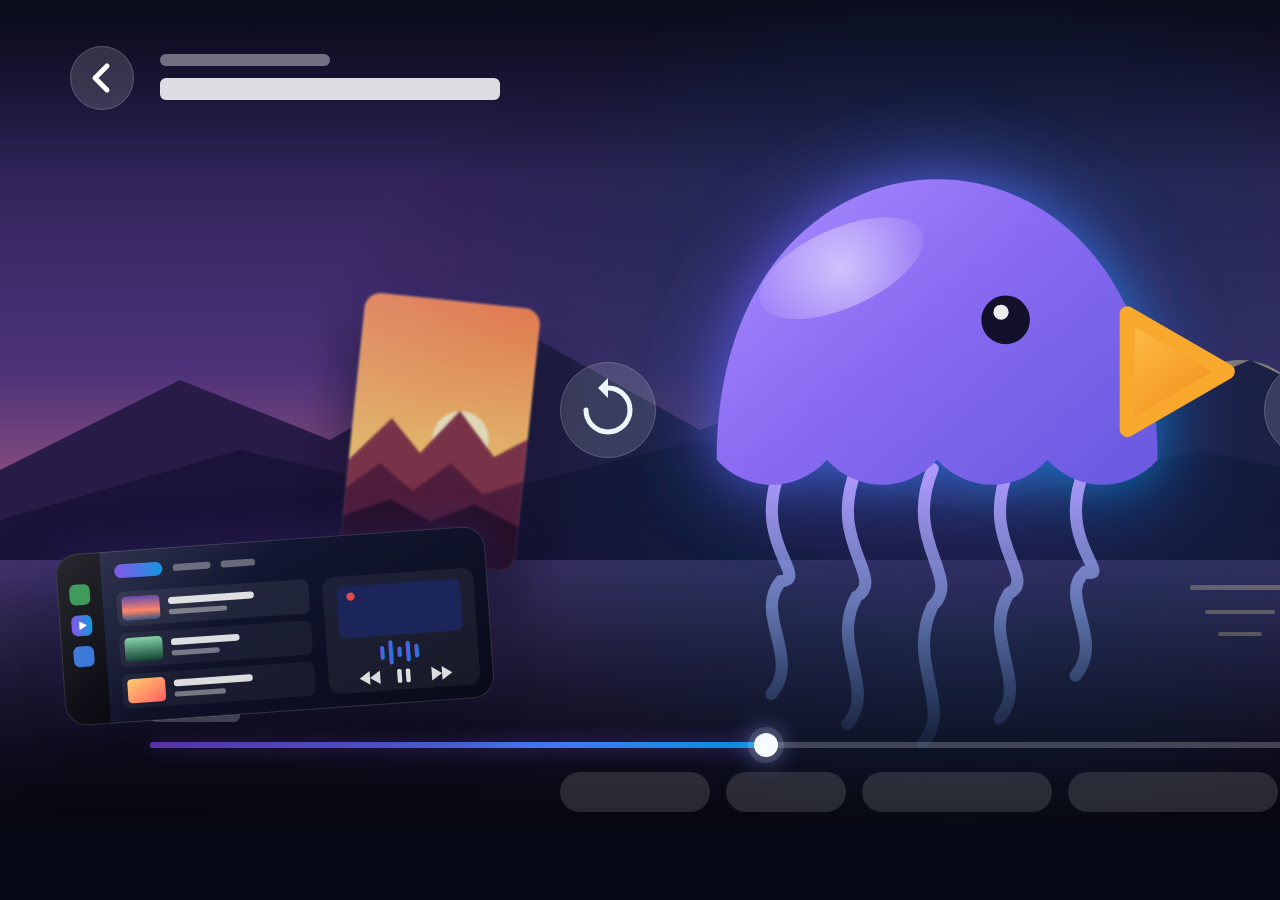
<file: AppStore/header/options/b-player.html>
<!doctype html>
<html>
<head>
<meta charset="utf-8">
<!-- The iPhone and iPad version of the product page header (header.html is the
     Apple TV's): the same jellygoose and water, with a car's screen, an iPad
     and an iPhone among the screens in place of the television ones.
     The App Store product page header (iOS 27 / iPadOS 27): 3840 x 1646, 21:9.
     Drawn at 1920 x 823 CSS pixels and captured at 2x. No text: the app's icon
     and name sit just under it, and words would need all nine languages. The
     focal point (the jellygoose, drawn from Tools/render-icon.swift's geometry)
     stays in the middle, where every crop keeps it; the screens around it are
     made-up scenes, no one's films. -->
<style>
  html, body { margin: 0; width: 1920px; height: 823px; overflow: hidden; background: #070A16; contain: paint; }
  .stage { position: relative; width: 1920px; height: 823px; overflow: hidden;
    background: radial-gradient(ellipse 70% 80% at 50% 45%, #15122E 0%, #0A0B18 60%, #05060C 100%); }
  /* A library's wall of posters, tilted away into the dark: what a media
     player opens on. Made-up art, no one's films. */
  .wall { position: absolute; left: -260px; top: -330px; width: 2440px; height: 1500px;
    transform: perspective(1500px) rotateX(24deg) rotateZ(-7deg); transform-origin: 50% 60%; }
  .wall .row { display: flex; gap: 22px; margin-bottom: 26px; }
  .wall .poster { flex: 0 0 auto; width: 128px; height: 192px; border-radius: 12px; overflow: hidden;
    box-shadow: 0 10px 24px rgba(0,0,0,.5); outline: 1px solid rgba(255,255,255,.08); outline-offset: -1px; }
  .wall .poster svg { display: block; width: 100%; height: 100%; }
  /* Dimmed, darkest behind the jellygoose and at the edges. */
  .shade { position: absolute; inset: 0;
    background:
      radial-gradient(ellipse 30% 46% at 50% 47%, rgba(6,7,14,.88) 0%, rgba(6,7,14,.55) 60%, rgba(6,7,14,0) 100%),
      radial-gradient(ellipse 78% 86% at 50% 48%, rgba(6,7,14,.40) 0%, rgba(6,7,14,.78) 70%, rgba(6,7,14,.96) 100%),
      linear-gradient(rgba(6,7,14,.55), rgba(6,7,14,.10) 30%, rgba(6,7,14,.20) 70%, rgba(6,7,14,.85)); }
  /* A film's timeline along the foot, its playhead glowing. */
  .scrub { position: absolute; left: 150px; right: 150px; top: 770px; height: 6px; border-radius: 3px; background: rgba(255,255,255,.16); }
  .scrub .done { position: absolute; left: 0; top: 0; bottom: 0; width: 61%; border-radius: 3px;
    background: linear-gradient(90deg, #7A45E6, #3C7BF0 70%, #0090DB); box-shadow: 0 0 18px rgba(122,69,230,.55); }
  .scrub .head { position: absolute; left: 61%; top: 50%; width: 24px; height: 24px; margin: -12px 0 0 -12px; border-radius: 50%;
    background: #fff; box-shadow: 0 0 0 6px rgba(255,255,255,.12), 0 0 26px rgba(150,170,255,.9); }
  .halo { position: absolute; left: 960px; top: 400px; width: 1100px; height: 900px; transform: translate(-50%, -50%);
    background: radial-gradient(closest-side, rgba(122,69,230,.30), rgba(0,144,219,.10) 55%, rgba(0,0,0,0)); }
  .card { position: absolute; border-radius: 16px; overflow: hidden;
    box-shadow: 0 24px 60px rgba(0,0,0,.55), 0 0 40px rgba(110,90,240,.22);
    outline: 1.5px solid rgba(255,255,255,.14); outline-offset: -1.5px; }
  .card svg { display: block; width: 100%; height: 100%; }
  .card::after { content: ""; position: absolute; inset: 0; border-radius: inherit;
    background: linear-gradient(135deg, rgba(255,255,255,.14), rgba(255,255,255,0) 40%); }
  .far { filter: blur(2.6px) saturate(.8) brightness(.72); }
  .mid { filter: blur(.9px) brightness(.88); }
  .goose { position: absolute; left: 960px; top: 405px; transform: translate(-50%, -50%); width: 640px; height: 736px; }

  /* A film paused full screen: its picture, dimmed under the player's own controls. */
  .film { position: absolute; inset: 0; }
  .film svg { width: 100%; height: 100%; display: block; }
  .dim { position: absolute; inset: 0;
    background:
      radial-gradient(ellipse 34% 52% at 50% 48%, rgba(5,6,12,.55) 0%, rgba(5,6,12,.2) 70%, rgba(5,6,12,0) 100%),
      linear-gradient(rgba(5,6,12,.78), rgba(5,6,12,.15) 22%, rgba(5,6,12,.15) 70%, rgba(5,6,12,.85)); }
  .chrome { position: absolute; }
  .roundbtn { position: absolute; border-radius: 50%; background: rgba(255,255,255,.14); outline: 1.5px solid rgba(255,255,255,.18); outline-offset: -1.5px; }
  .bar { position: absolute; border-radius: 6px; background: rgba(255,255,255,.85); }
  .bar.faint { background: rgba(255,255,255,.4); }
  .chip { position: absolute; height: 40px; border-radius: 20px; background: rgba(255,255,255,.13); }
  .scrub { position: absolute; left: 150px; right: 150px; top: 742px; height: 6px; border-radius: 3px; background: rgba(255,255,255,.22); }
  .scrub .done { position: absolute; left: 0; top: 0; bottom: 0; width: 38%; border-radius: 3px;
    background: linear-gradient(90deg, #7A45E6, #3C7BF0 70%, #0090DB); box-shadow: 0 0 18px rgba(122,69,230,.55); }
  .scrub .head { position: absolute; left: 38%; top: 50%; width: 24px; height: 24px; margin: -12px 0 0 -12px; border-radius: 50%;
    background: #fff; box-shadow: 0 0 0 6px rgba(255,255,255,.12), 0 0 26px rgba(150,170,255,.9); }
</style>
</head>
<body>
<div class="stage">
  <!-- The film: a lake at dusk, made up. -->
  <div class="film"><svg viewBox="0 0 1920 823" preserveAspectRatio="xMidYMid slice"><defs>
    <linearGradient id="fSky" x1="0" y1="0" x2="0" y2="1"><stop offset="0" stop-color="#1B1B4A"/><stop offset=".45" stop-color="#5A3A8C"/><stop offset=".72" stop-color="#E0789A"/><stop offset="1" stop-color="#F6B98A"/></linearGradient>
    <linearGradient id="fLake" x1="0" y1="0" x2="0" y2="1"><stop offset="0" stop-color="#4A3A7A"/><stop offset="1" stop-color="#120F2A"/></linearGradient></defs>
    <rect width="1920" height="823" fill="url(#fSky)"/>
    <circle cx="1240" cy="430" r="70" fill="#FFE2B8" opacity=".9"/>
    <path d="M0 470 L180 380 L330 440 L520 330 L700 430 L860 370 L1040 450 L1250 360 L1420 440 L1620 350 L1800 420 L1920 380 L1920 560 L0 560Z" fill="#2E1F52"/>
    <path d="M0 520 L240 450 L460 500 L700 440 L960 510 L1200 450 L1460 505 L1700 455 L1920 500 L1920 560 L0 560Z" fill="#1E1540"/>
    <rect y="560" width="1920" height="263" fill="url(#fLake)"/>
    <g fill="#FFE2B8" opacity=".55"><rect x="1190" y="585" width="100" height="5" rx="2.5"/><rect x="1205" y="610" width="70" height="4" rx="2"/><rect x="1218" y="632" width="44" height="4" rx="2"/></g>
  </svg></div>
  <div class="dim"></div>
  <!-- The player's top bar: back, the title, picture in picture and AirPlay. -->
  <div class="roundbtn" style="left: 70px; top: 46px; width: 64px; height: 64px"></div>
  <svg class="chrome" style="left: 70px; top: 46px" width="64" height="64"><path d="M37 20 L25 32 L37 44" stroke="#fff" stroke-width="5" fill="none" stroke-linecap="round" stroke-linejoin="round"/></svg>
  <div class="bar faint" style="left: 160px; top: 54px; width: 170px; height: 12px"></div>
  <div class="bar" style="left: 160px; top: 78px; width: 340px; height: 22px"></div>
  <!-- Back ten and on thirty, either side of the middle. -->
  <div class="roundbtn" style="left: 560px; top: 362px; width: 96px; height: 96px"></div>
  <div class="roundbtn" style="left: 1264px; top: 362px; width: 96px; height: 96px"></div>
  <svg class="chrome" style="left: 560px; top: 362px" width="96" height="96"><path d="M48 26 A22 22 0 1 1 26 48" stroke="#fff" stroke-width="5" fill="none" stroke-linecap="round"/><path d="M48 16 L38 26 L48 36Z" fill="#fff"/></svg>
  <svg class="chrome" style="left: 1264px; top: 362px" width="96" height="96"><path d="M48 26 A22 22 0 1 0 70 48" stroke="#fff" stroke-width="5" fill="none" stroke-linecap="round"/><path d="M48 16 L58 26 L48 36Z" fill="#fff"/></svg>
  <!-- The timeline and the chips beneath it. -->
  <div class="bar faint" style="left: 150px; top: 708px; width: 90px; height: 14px"></div>
  <div class="bar faint" style="left: 1680px; top: 708px; width: 90px; height: 14px"></div>
  <div class="scrub"><div class="done"></div><div class="head"></div></div>
  <div class="chip" style="left: 560px; top: 772px; width: 150px"></div>
  <div class="chip" style="left: 726px; top: 772px; width: 120px"></div>
  <div class="chip" style="left: 862px; top: 772px; width: 190px"></div>
  <div class="chip" style="left: 1068px; top: 772px; width: 210px"></div>
  <div class="chip" style="left: 1294px; top: 772px; width: 120px"></div>
  <div class="halo"></div>

  <!-- Far screens, small and soft. -->
  <div class="card far" style="left: 1690px; top: 330px; width: 200px; height: 113px; transform: rotate(6deg)">
    <svg viewBox="0 0 160 90" preserveAspectRatio="xMidYMid slice"><defs>
      <linearGradient id="roseBg" x1="0" y1="0" x2="1" y2="1"><stop offset="0" stop-color="#2a0f2a"/><stop offset="1" stop-color="#5e1d4a"/></linearGradient>
      <radialGradient id="planet" cx=".35" cy=".35" r=".8"><stop offset="0" stop-color="#ffb0d0"/><stop offset=".6" stop-color="#d0457f"/><stop offset="1" stop-color="#5a1640"/></radialGradient></defs>
      <rect width="160" height="90" fill="url(#roseBg)"/>
      <g fill="#fff" opacity=".7"><circle cx="20" cy="18" r=".9"/><circle cx="140" cy="14" r="1.1"/><circle cx="120" cy="70" r=".8"/><circle cx="36" cy="66" r="1"/><circle cx="64" cy="10" r=".7"/></g>
      <circle cx="82" cy="46" r="22" fill="url(#planet)"/>
      <ellipse cx="82" cy="47" rx="40" ry="9" fill="none" stroke="#ffc6dc" stroke-width="2.4" opacity=".75" transform="rotate(-14 82 47)"/></svg>
  </div>

  <!-- Middle distance. -->
  <div class="card mid" style="left: 352px; top: 300px; width: 176px; height: 264px; transform: rotate(6deg)">
    <svg viewBox="0 0 100 150" preserveAspectRatio="xMidYMid slice"><defs>
      <linearGradient id="dawn" x1="0" y1="0" x2="0" y2="1"><stop offset="0" stop-color="#ff8a5c"/><stop offset=".6" stop-color="#ffcf7a"/><stop offset="1" stop-color="#ffe3a8"/></linearGradient></defs>
      <rect width="100" height="150" fill="url(#dawn)"/>
      <circle cx="62" cy="78" r="16" fill="#fff4cf"/>
      <path d="M0 96 L22 70 L40 88 L60 62 L82 86 L100 74 L100 150 L0 150Z" fill="#8a3a52"/>
      <path d="M0 112 L18 96 L38 110 L58 92 L78 108 L100 98 L100 150 L0 150Z" fill="#5a2244"/>
      <path d="M0 128 L26 116 L50 126 L74 114 L100 124 L100 150 L0 150Z" fill="#2c1230"/></svg>
  </div>
  <div class="card mid" style="left: 1408px; top: 400px; width: 180px; height: 270px; transform: rotate(-5deg)">
    <svg viewBox="0 0 100 150" preserveAspectRatio="xMidYMid slice"><defs>
      <linearGradient id="blueHour" x1="0" y1="0" x2="0" y2="1"><stop offset="0" stop-color="#14215e"/><stop offset=".55" stop-color="#4a6fd4"/><stop offset="1" stop-color="#c4a8ec"/></linearGradient></defs>
      <rect width="100" height="150" fill="url(#blueHour)"/>
      <circle cx="74" cy="30" r="7" fill="#f3f0d8" opacity=".95"/>
      <g fill="#0d1233"><rect x="4" y="88" width="14" height="62"/><rect x="20" y="70" width="16" height="80"/><rect x="38" y="96" width="12" height="54"/><rect x="52" y="58" width="18" height="92"/><rect x="72" y="84" width="12" height="66"/><rect x="86" y="74" width="14" height="76"/></g>
      <g fill="#ffd36b"><rect x="24" y="78" width="2.4" height="2.4"/><rect x="30" y="90" width="2.4" height="2.4"/><rect x="56" y="66" width="2.4" height="2.4"/><rect x="62" y="80" width="2.4" height="2.4"/><rect x="56" y="98" width="2.4" height="2.4"/><rect x="89" y="84" width="2.4" height="2.4"/><rect x="8" y="98" width="2.4" height="2.4"/><rect x="75" y="96" width="2.4" height="2.4"/><rect x="42" y="106" width="2.4" height="2.4"/><rect x="64" y="112" width="2.4" height="2.4"/></g></svg>
  </div>

  <!-- Near screens, large and sharp, out at the sides. -->
  <div class="card" style="left: 60px; top: 540px; width: 430px; height: 172px; transform: rotate(-4deg); border-radius: 22px">
    <!-- A car's screen: CarPlay, Continue Watching down the side and a channel playing as sound. -->
    <svg viewBox="0 0 250 100" preserveAspectRatio="xMidYMid slice"><defs>
      <linearGradient id="carBg" x1="0" y1="0" x2="1" y2="1"><stop offset="0" stop-color="#151a3a"/><stop offset="1" stop-color="#090b18"/></linearGradient>
      <linearGradient id="carAcc" x1="0" y1="0" x2="1" y2="0"><stop offset="0" stop-color="#7a45e6"/><stop offset="1" stop-color="#0090db"/></linearGradient>
      <linearGradient id="carT1" x1="0" y1="0" x2="0" y2="1"><stop offset="0" stop-color="#5b3fa8"/><stop offset=".6" stop-color="#ff7e5f"/><stop offset="1" stop-color="#2b4c7e"/></linearGradient>
      <linearGradient id="carT2" x1="0" y1="0" x2="0" y2="1"><stop offset="0" stop-color="#7fd1a8"/><stop offset="1" stop-color="#0f3b2e"/></linearGradient>
      <linearGradient id="carT3" x1="0" y1="0" x2="1" y2="1"><stop offset="0" stop-color="#ffcf6b"/><stop offset="1" stop-color="#ff5e62"/></linearGradient></defs>
      <rect width="250" height="100" fill="url(#carBg)"/>
      <rect width="26" height="100" fill="#05060d"/>
      <rect x="7" y="18" width="12" height="12" rx="3.5" fill="#2a8f4a"/><rect x="7" y="36" width="12" height="12" rx="3.5" fill="url(#carAcc)"/><rect x="7" y="54" width="12" height="12" rx="3.5" fill="#2f6fd6"/>
      <path d="M11.5 39.5 L11.5 44.5 L16 42 Z" fill="#fff"/>
      <rect x="34" y="8" width="28" height="8" rx="4" fill="url(#carAcc)"/><rect x="68" y="10" width="22" height="4" rx="2" fill="#fff" opacity=".35"/><rect x="96" y="10" width="20" height="4" rx="2" fill="#fff" opacity=".35"/>
      <g><rect x="34" y="24" width="112" height="20" rx="4" fill="#fff" opacity=".07"/><rect x="37" y="27" width="22" height="14" rx="2.5" fill="url(#carT1)"/><rect x="64" y="29" width="50" height="4" rx="2" fill="#fff" opacity=".85"/><rect x="64" y="36" width="34" height="3" rx="1.5" fill="#fff" opacity=".4"/></g>
      <g><rect x="34" y="48" width="112" height="20" rx="4" fill="#fff" opacity=".05"/><rect x="37" y="51" width="22" height="14" rx="2.5" fill="url(#carT2)"/><rect x="64" y="53" width="40" height="4" rx="2" fill="#fff" opacity=".85"/><rect x="64" y="60" width="28" height="3" rx="1.5" fill="#fff" opacity=".4"/></g>
      <g><rect x="34" y="72" width="112" height="20" rx="4" fill="#fff" opacity=".05"/><rect x="37" y="75" width="22" height="14" rx="2.5" fill="url(#carT3)"/><rect x="64" y="77" width="46" height="4" rx="2" fill="#fff" opacity=".85"/><rect x="64" y="84" width="30" height="3" rx="1.5" fill="#fff" opacity=".4"/></g>
      <rect x="154" y="24" width="88" height="68" rx="7" fill="#fff" opacity=".06"/>
      <rect x="162" y="30" width="72" height="30" rx="4" fill="#1c2559"/><circle cx="170" cy="36" r="2.4" fill="#e5484d"/>
      <g fill="url(#carAcc)"><rect x="185" y="66" width="2.4" height="8" rx="1.2"/><rect x="190" y="63" width="2.4" height="14" rx="1.2"/><rect x="195" y="67" width="2.4" height="6" rx="1.2"/><rect x="200" y="64" width="2.4" height="12" rx="1.2"/><rect x="205" y="66" width="2.4" height="8" rx="1.2"/></g>
      <g fill="#fff" opacity=".85"><path d="M172 84 l6 -4 v8 z M178 84 l6 -4 v8 z"/><rect x="194" y="80" width="2.6" height="8" rx="1"/><rect x="199" y="80" width="2.6" height="8" rx="1"/><path d="M226 84 l-6 -4 v8 z M220 84 l-6 -4 v8 z"/></g></svg>
  </div>
  <div class="card" style="left: 1500px; top: 64px; width: 330px; height: 248px; transform: rotate(4deg); border-radius: 22px; outline: 7px solid #1a1d2b; outline-offset: -7px">
    <!-- An iPad on its side: Live TV's guide, the channel that's on in the corner. -->
    <svg viewBox="0 0 160 120" preserveAspectRatio="xMidYMid slice"><defs>
      <linearGradient id="padBg" x1="0" y1="0" x2="0" y2="1"><stop offset="0" stop-color="#1b1640"/><stop offset="1" stop-color="#0b0c1c"/></linearGradient>
      <linearGradient id="padAcc" x1="0" y1="0" x2="1" y2="0"><stop offset="0" stop-color="#7a45e6"/><stop offset="1" stop-color="#0090db"/></linearGradient>
      <radialGradient id="padPic" cx=".4" cy=".4" r=".8"><stop offset="0" stop-color="#ff9ad5"/><stop offset=".5" stop-color="#7a45e6"/><stop offset="1" stop-color="#1b0f40"/></radialGradient></defs>
      <rect width="160" height="120" fill="url(#padBg)"/>
      <rect width="12" height="120" fill="#0b0c1a"/><circle cx="6" cy="14" r="2.6" fill="url(#padAcc)"/><g fill="#fff" opacity=".35"><circle cx="6" cy="26" r="1.6"/><circle cx="6" cy="36" r="1.6"/><circle cx="6" cy="46" r="1.6"/></g>
      <rect x="18" y="10" width="40" height="5" rx="2.5" fill="#fff" opacity=".9"/><rect x="18" y="19" width="26" height="3" rx="1.5" fill="#fff" opacity=".4"/>
      <rect x="104" y="7" width="48" height="27" rx="3" fill="url(#padPic)"/><g fill="#fff" opacity=".8"><circle cx="113" cy="15" r=".8"/><circle cx="141" cy="27" r=".9"/></g>
      <g fill="#fff"><rect x="18" y="42" width="12" height="10" rx="2" opacity=".14"/><rect x="33" y="42" width="34" height="10" rx="2" opacity=".2" stroke="#a873f2" stroke-width=".8"/><rect x="69" y="42" width="44" height="10" rx="2" opacity=".1"/><rect x="115" y="42" width="40" height="10" rx="2" opacity=".1"/>
      <rect x="18" y="55" width="12" height="10" rx="2" opacity=".14"/><rect x="33" y="55" width="70" height="10" rx="2" opacity=".1"/><rect x="105" y="55" width="50" height="10" rx="2" opacity=".1"/>
      <rect x="18" y="68" width="12" height="10" rx="2" opacity=".14"/><rect x="33" y="68" width="30" height="10" rx="2" opacity=".1"/><rect x="65" y="68" width="38" height="10" rx="2" opacity=".1"/><rect x="105" y="68" width="50" height="10" rx="2" opacity=".1"/>
      <rect x="18" y="81" width="12" height="10" rx="2" opacity=".14"/><rect x="33" y="81" width="52" height="10" rx="2" opacity=".1"/><rect x="87" y="81" width="68" height="10" rx="2" opacity=".1"/>
      <rect x="18" y="94" width="12" height="10" rx="2" opacity=".14"/><rect x="33" y="94" width="24" height="10" rx="2" opacity=".1"/><rect x="59" y="94" width="44" height="10" rx="2" opacity=".1"/><rect x="105" y="94" width="50" height="10" rx="2" opacity=".1"/></g>
      <line x1="52" y1="38" x2="52" y2="108" stroke="#a873f2" stroke-width=".9"/></svg>
  </div>
  <div class="card" style="left: 1680px; top: 446px; width: 162px; height: 332px; transform: rotate(5deg); border-radius: 34px; outline: 6px solid #1a1d2b; outline-offset: -6px">
    <!-- An iPhone: a film's page, its picture over Continue Watching. -->
    <svg viewBox="0 0 100 205" preserveAspectRatio="xMidYMid slice"><defs>
      <linearGradient id="phBg" x1="0" y1="0" x2="0" y2="1"><stop offset="0" stop-color="#14112e"/><stop offset="1" stop-color="#07080f"/></linearGradient>
      <linearGradient id="phPic" x1="0" y1="0" x2="0" y2="1"><stop offset="0" stop-color="#ffcf6b"/><stop offset="1" stop-color="#ff7b54"/></linearGradient>
      <linearGradient id="phAcc" x1="0" y1="0" x2="1" y2="0"><stop offset="0" stop-color="#7a45e6"/><stop offset="1" stop-color="#0090db"/></linearGradient>
      <linearGradient id="phT1" x1="0" y1="0" x2="0" y2="1"><stop offset="0" stop-color="#7fd1a8"/><stop offset="1" stop-color="#0f3b2e"/></linearGradient>
      <linearGradient id="phT2" x1="0" y1="0" x2="0" y2="1"><stop offset="0" stop-color="#14215e"/><stop offset="1" stop-color="#c4a8ec"/></linearGradient></defs>
      <rect width="100" height="205" fill="url(#phBg)"/>
      <rect x="36" y="6" width="28" height="7" rx="3.5" fill="#000"/>
      <rect x="6" y="20" width="88" height="70" rx="8" fill="url(#phPic)"/>
      <circle cx="56" cy="52" r="14" fill="#fff1c4" opacity=".95"/>
      <path d="M6 72 C26 62 44 78 64 70 S88 66 94 68 L94 82 Q94 90 86 90 L14 90 Q6 90 6 82 Z" fill="#d0602f"/>
      <rect x="30" y="96" width="40" height="10" rx="5" fill="url(#phAcc)"/>
      <rect x="8" y="116" width="36" height="4" rx="2" fill="#fff" opacity=".8"/>
      <rect x="8" y="126" width="40" height="26" rx="4" fill="url(#phT1)"/><rect x="52" y="126" width="40" height="26" rx="4" fill="url(#phT2)"/>
      <rect x="8" y="154" width="24" height="2.4" rx="1.2" fill="url(#phAcc)"/>
      <rect x="8" y="164" width="30" height="4" rx="2" fill="#fff" opacity=".8"/>
      <rect x="8" y="174" width="40" height="18" rx="4" fill="#fff" opacity=".1"/><rect x="52" y="174" width="40" height="18" rx="4" fill="#fff" opacity=".1"/>
      <rect x="0" y="194" width="100" height="11" fill="#0d0e18"/><g fill="#fff" opacity=".45"><circle cx="18" cy="199" r="2"/><circle cx="34" cy="199" r="2"/><circle cx="50" cy="199" r="2"/><circle cx="66" cy="199" r="2"/><circle cx="82" cy="199" r="2"/></g></svg>
  </div>

  <!-- The jellygoose. -->
  <svg class="goose" viewBox="104 6 210 242">
    <defs>
      <linearGradient id="bellGlow" gradientUnits="userSpaceOnUse" x1="126" y1="40" x2="274" y2="160"><stop offset="0" stop-color="#7A45E6"/><stop offset="1" stop-color="#0090DB"/></linearGradient>
      <linearGradient id="bellFill" gradientUnits="userSpaceOnUse" x1="150" y1="44" x2="250" y2="162"><stop offset="0" stop-color="#A98CFF"/><stop offset=".45" stop-color="#8A6BF2"/><stop offset="1" stop-color="#6A5BE0"/></linearGradient>
      <radialGradient id="shine" gradientUnits="userSpaceOnUse" cx="0" cy="0" r="34"><stop offset="0" stop-color="#fff" stop-opacity=".55"/><stop offset=".7" stop-color="#fff" stop-opacity=".16"/><stop offset="1" stop-color="#fff" stop-opacity="0"/></radialGradient>
      <linearGradient id="strand" gradientUnits="userSpaceOnUse" x1="0" y1="150" x2="0" y2="236"><stop offset="0" stop-color="#B49BFF" stop-opacity=".95"/><stop offset=".5" stop-color="#8FA9F0" stop-opacity=".6"/><stop offset="1" stop-color="#5E86C8" stop-opacity=".12"/></linearGradient>
      <linearGradient id="beak" gradientUnits="userSpaceOnUse" x1="264" y1="97" x2="297" y2="135"><stop offset="0" stop-color="#FFC24A"/><stop offset="1" stop-color="#EE8412"/></linearGradient>
      <path id="bell" d="M129 145 C129 22 274 22 274 145 C264 156 247.75 156 237.75 145 C227.75 156 211.5 156 201.5 145 C191.5 156 175.25 156 165.25 145 C155.25 156 139 156 129 145Z"/>
      <clipPath id="bellClip"><use href="#bell"/></clipPath>
      <filter id="blur14" x="-50%" y="-50%" width="200%" height="200%"><feGaussianBlur stdDeviation="14"/></filter>
      <filter id="blur6" x="-50%" y="-50%" width="200%" height="200%"><feGaussianBlur stdDeviation="6"/></filter>
    </defs>
    <!-- Lit from inside: the bell's colour, blurred, under it. -->
    <use href="#bell" fill="url(#bellGlow)" filter="url(#blur14)" opacity=".85"/>
    <use href="#bell" fill="url(#bellGlow)" filter="url(#blur6)" opacity=".35"/>
    <g fill="none" stroke="url(#strand)" stroke-width="4" stroke-linecap="round">
      <path d="M150 148 C140 172 160 184 150 185 C141 196 157 210 147 222"/>
      <path d="M175 148 C165 172 185 184 175 190 C166 206 182 220 172 232"/>
      <path d="M200 148 C190 172 210 184 200 193 C191 212 207 226 197 238"/>
      <path d="M225 148 C215 172 235 184 225 189 C216 204 232 218 222 230"/>
      <path d="M250 148 C240 172 260 184 250 182 C241 190 257 204 247 216"/>
    </g>
    <use href="#bell" fill="url(#bellFill)"/>
    <g clip-path="url(#bellClip)">
      <g transform="translate(170 82) rotate(-24.06)">
        <ellipse cx="0" cy="0" rx="29" ry="13" fill="url(#shine)"/>
      </g>
    </g>
    <circle cx="224" cy="99" r="8" fill="#12102A"/>
    <circle cx="222.5" cy="96.5" r="2.5" fill="#fff" fill-opacity=".92"/>
    <path d="M264 97 L296.9 116 L264 135Z" fill="url(#beak)" stroke="#F9A82E" stroke-width="5" stroke-linejoin="round"/>
  </svg>
</div>

</body>
</html>
</file>
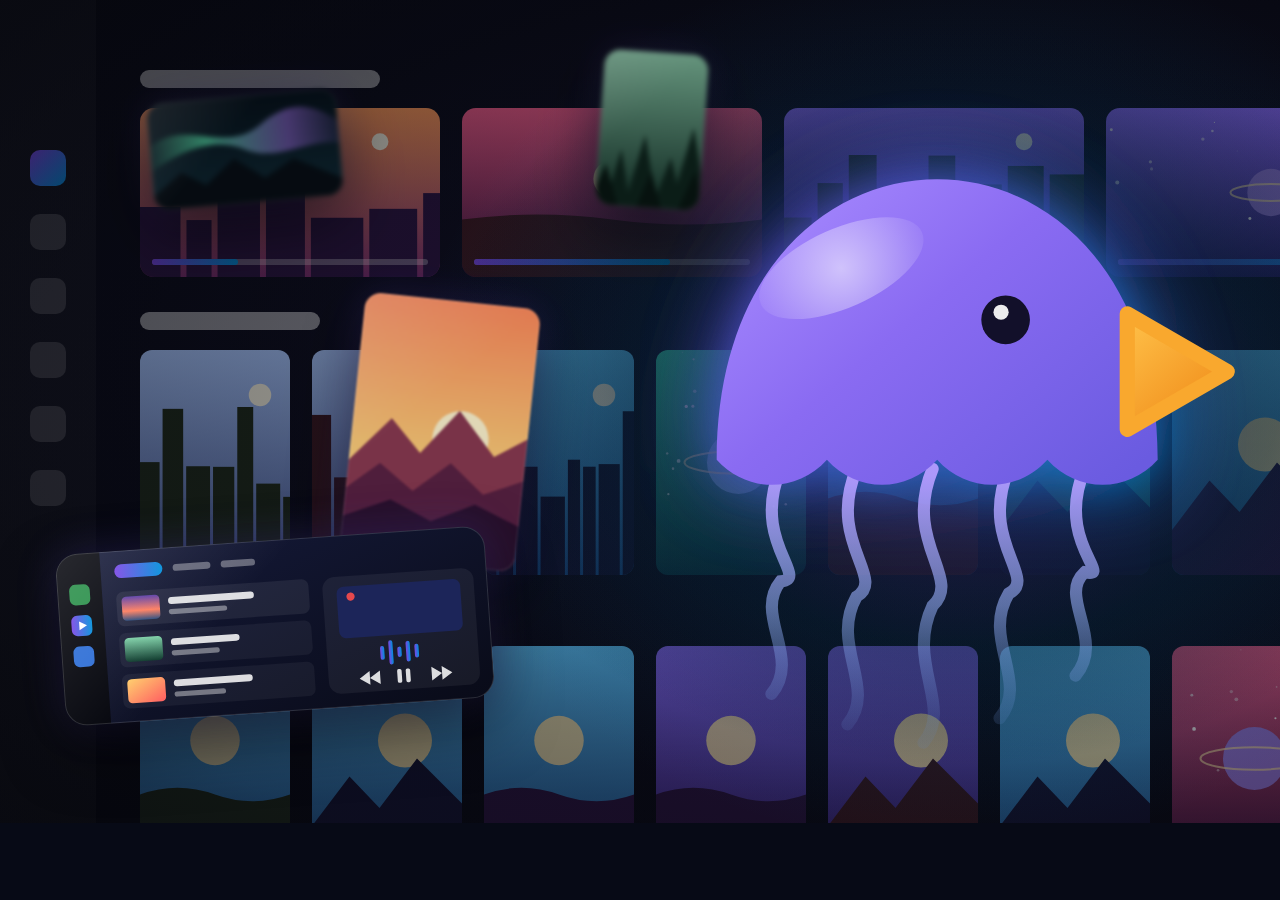
<file: AppStore/header/options/c-home.html>
<!doctype html>
<html>
<head>
<meta charset="utf-8">
<!-- The iPhone and iPad version of the product page header (header.html is the
     Apple TV's): the same jellygoose and water, with a car's screen, an iPad
     and an iPhone among the screens in place of the television ones.
     The App Store product page header (iOS 27 / iPadOS 27): 3840 x 1646, 21:9.
     Drawn at 1920 x 823 CSS pixels and captured at 2x. No text: the app's icon
     and name sit just under it, and words would need all nine languages. The
     focal point (the jellygoose, drawn from Tools/render-icon.swift's geometry)
     stays in the middle, where every crop keeps it; the screens around it are
     made-up scenes, no one's films. -->
<style>
  html, body { margin: 0; width: 1920px; height: 823px; overflow: hidden; background: #070A16; contain: paint; }
  .stage { position: relative; width: 1920px; height: 823px; overflow: hidden;
    background: radial-gradient(ellipse 70% 80% at 50% 45%, #15122E 0%, #0A0B18 60%, #05060C 100%); }
  /* A library's wall of posters, tilted away into the dark: what a media
     player opens on. Made-up art, no one's films. */
  .wall { position: absolute; left: -260px; top: -330px; width: 2440px; height: 1500px;
    transform: perspective(1500px) rotateX(24deg) rotateZ(-7deg); transform-origin: 50% 60%; }
  .wall .row { display: flex; gap: 22px; margin-bottom: 26px; }
  .wall .poster { flex: 0 0 auto; width: 128px; height: 192px; border-radius: 12px; overflow: hidden;
    box-shadow: 0 10px 24px rgba(0,0,0,.5); outline: 1px solid rgba(255,255,255,.08); outline-offset: -1px; }
  .wall .poster svg { display: block; width: 100%; height: 100%; }
  /* Dimmed, darkest behind the jellygoose and at the edges. */
  .shade { position: absolute; inset: 0;
    background:
      radial-gradient(ellipse 30% 46% at 50% 47%, rgba(6,7,14,.88) 0%, rgba(6,7,14,.55) 60%, rgba(6,7,14,0) 100%),
      radial-gradient(ellipse 78% 86% at 50% 48%, rgba(6,7,14,.40) 0%, rgba(6,7,14,.78) 70%, rgba(6,7,14,.96) 100%),
      linear-gradient(rgba(6,7,14,.55), rgba(6,7,14,.10) 30%, rgba(6,7,14,.20) 70%, rgba(6,7,14,.85)); }
  /* A film's timeline along the foot, its playhead glowing. */
  .scrub { position: absolute; left: 150px; right: 150px; top: 770px; height: 6px; border-radius: 3px; background: rgba(255,255,255,.16); }
  .scrub .done { position: absolute; left: 0; top: 0; bottom: 0; width: 61%; border-radius: 3px;
    background: linear-gradient(90deg, #7A45E6, #3C7BF0 70%, #0090DB); box-shadow: 0 0 18px rgba(122,69,230,.55); }
  .scrub .head { position: absolute; left: 61%; top: 50%; width: 24px; height: 24px; margin: -12px 0 0 -12px; border-radius: 50%;
    background: #fff; box-shadow: 0 0 0 6px rgba(255,255,255,.12), 0 0 26px rgba(150,170,255,.9); }
  .halo { position: absolute; left: 960px; top: 400px; width: 1100px; height: 900px; transform: translate(-50%, -50%);
    background: radial-gradient(closest-side, rgba(122,69,230,.30), rgba(0,144,219,.10) 55%, rgba(0,0,0,0)); }
  .card { position: absolute; border-radius: 16px; overflow: hidden;
    box-shadow: 0 24px 60px rgba(0,0,0,.55), 0 0 40px rgba(110,90,240,.22);
    outline: 1.5px solid rgba(255,255,255,.14); outline-offset: -1.5px; }
  .card svg { display: block; width: 100%; height: 100%; }
  .card::after { content: ""; position: absolute; inset: 0; border-radius: inherit;
    background: linear-gradient(135deg, rgba(255,255,255,.14), rgba(255,255,255,0) 40%); }
  .far { filter: blur(2.6px) saturate(.8) brightness(.72); }
  .mid { filter: blur(.9px) brightness(.88); }
  .goose { position: absolute; left: 960px; top: 405px; transform: translate(-50%, -50%); width: 640px; height: 736px; }

  /* The app's Home: the menu down the side, rows of what's there. Dimmed. */
  .home { position: absolute; inset: 0; }
  .rail { position: absolute; left: 0; top: 0; bottom: 0; width: 96px; background: rgba(255,255,255,.04); }
  .rail i { position: absolute; left: 30px; width: 36px; height: 36px; border-radius: 10px; background: rgba(255,255,255,.18); }
  .rail i.on { background: linear-gradient(135deg, #7A45E6, #0090DB); }
  .label { position: absolute; height: 18px; border-radius: 9px; background: rgba(255,255,255,.55); }
  .row { position: absolute; left: 140px; display: flex; gap: 22px; }
  .still { width: 300px; height: 169px; border-radius: 14px; overflow: hidden; position: relative; }
  .still .prog { position: absolute; left: 12px; right: 12px; bottom: 12px; height: 6px; border-radius: 3px; background: rgba(255,255,255,.3); }
  .still .prog b { position: absolute; left: 0; top: 0; bottom: 0; border-radius: 3px; background: linear-gradient(90deg, #7A45E6, #0090DB); }
  .poster { width: 150px; height: 225px; border-radius: 12px; overflow: hidden; }
  .still svg, .poster svg { display: block; width: 100%; height: 100%; }
  .shade { position: absolute; inset: 0;
    background:
      radial-gradient(ellipse 28% 46% at 50% 47%, rgba(6,7,14,.8) 0%, rgba(6,7,14,.45) 60%, rgba(6,7,14,0) 100%),
      radial-gradient(ellipse 80% 90% at 50% 48%, rgba(6,7,14,.25) 0%, rgba(6,7,14,.55) 70%, rgba(6,7,14,.85) 100%); }
</style>
</head>
<body>
<div class="stage">
  <div class="home">
    <div class="rail"><i class="on" style="top: 150px"></i><i style="top: 214px"></i><i style="top: 278px"></i><i style="top: 342px"></i><i style="top: 406px"></i><i style="top: 470px"></i></div>
    <div class="label" style="left: 140px; top: 70px; width: 240px"></div>
    <div class="row" id="stills" style="top: 108px"></div>
    <div class="label" style="left: 140px; top: 312px; width: 180px"></div>
    <div class="row" id="posters1" style="top: 350px"></div>
    <div class="label" style="left: 140px; top: 608px; width: 210px"></div>
    <div class="row" id="posters2" style="top: 646px"></div>
  </div>
  <div class="shade"></div>
  <div class="halo"></div>

  <!-- Far screens, small and soft. -->
  <div class="card far" style="left: 150px; top: 96px; width: 190px; height: 107px; transform: rotate(-5deg)">
    <svg viewBox="0 0 160 90" preserveAspectRatio="xMidYMid slice"><defs>
      <linearGradient id="aurSky" x1="0" y1="0" x2="0" y2="1"><stop offset="0" stop-color="#04121f"/><stop offset="1" stop-color="#0b2f3f"/></linearGradient>
      <linearGradient id="aur" x1="0" y1="0" x2="1" y2="0"><stop offset="0" stop-color="#3cffb0" stop-opacity="0"/><stop offset=".3" stop-color="#3cffb0" stop-opacity=".8"/><stop offset=".7" stop-color="#a46bff" stop-opacity=".7"/><stop offset="1" stop-color="#a46bff" stop-opacity="0"/></linearGradient></defs>
      <rect width="160" height="90" fill="url(#aurSky)"/>
      <path d="M-5 40 C30 10 60 50 95 25 S150 20 170 35 L170 50 C140 35 110 60 80 45 S20 45 -5 60Z" fill="url(#aur)" opacity=".85"/>
      <path d="M0 78 L25 60 L45 72 L70 52 L95 70 L120 56 L160 76 L160 90 L0 90Z" fill="#06101a"/></svg>
  </div>
  <div class="card far" style="left: 600px; top: 52px; width: 104px; height: 156px; transform: rotate(4deg)">
    <svg viewBox="0 0 100 150" preserveAspectRatio="xMidYMid slice"><defs>
      <linearGradient id="fog" x1="0" y1="0" x2="0" y2="1"><stop offset="0" stop-color="#7fd1a8"/><stop offset="1" stop-color="#0f3b2e"/></linearGradient></defs>
      <rect width="100" height="150" fill="url(#fog)"/>
      <g fill="#0b2a20"><path d="M10 150 L22 95 L34 150Z"/><path d="M28 150 L44 80 L60 150Z"/><path d="M55 150 L70 100 L85 150Z"/><path d="M72 150 L90 70 L108 150Z"/></g>
      <g fill="#061a14"><path d="M-6 150 L8 110 L22 150Z"/><path d="M40 150 L52 115 L64 150Z"/><path d="M80 150 L94 112 L108 150Z"/></g></svg>
  </div>
  <div class="card far" style="left: 1690px; top: 330px; width: 200px; height: 113px; transform: rotate(6deg)">
    <svg viewBox="0 0 160 90" preserveAspectRatio="xMidYMid slice"><defs>
      <linearGradient id="roseBg" x1="0" y1="0" x2="1" y2="1"><stop offset="0" stop-color="#2a0f2a"/><stop offset="1" stop-color="#5e1d4a"/></linearGradient>
      <radialGradient id="planet" cx=".35" cy=".35" r=".8"><stop offset="0" stop-color="#ffb0d0"/><stop offset=".6" stop-color="#d0457f"/><stop offset="1" stop-color="#5a1640"/></radialGradient></defs>
      <rect width="160" height="90" fill="url(#roseBg)"/>
      <g fill="#fff" opacity=".7"><circle cx="20" cy="18" r=".9"/><circle cx="140" cy="14" r="1.1"/><circle cx="120" cy="70" r=".8"/><circle cx="36" cy="66" r="1"/><circle cx="64" cy="10" r=".7"/></g>
      <circle cx="82" cy="46" r="22" fill="url(#planet)"/>
      <ellipse cx="82" cy="47" rx="40" ry="9" fill="none" stroke="#ffc6dc" stroke-width="2.4" opacity=".75" transform="rotate(-14 82 47)"/></svg>
  </div>

  <!-- Middle distance. -->
  <div class="card mid" style="left: 352px; top: 300px; width: 176px; height: 264px; transform: rotate(6deg)">
    <svg viewBox="0 0 100 150" preserveAspectRatio="xMidYMid slice"><defs>
      <linearGradient id="dawn" x1="0" y1="0" x2="0" y2="1"><stop offset="0" stop-color="#ff8a5c"/><stop offset=".6" stop-color="#ffcf7a"/><stop offset="1" stop-color="#ffe3a8"/></linearGradient></defs>
      <rect width="100" height="150" fill="url(#dawn)"/>
      <circle cx="62" cy="78" r="16" fill="#fff4cf"/>
      <path d="M0 96 L22 70 L40 88 L60 62 L82 86 L100 74 L100 150 L0 150Z" fill="#8a3a52"/>
      <path d="M0 112 L18 96 L38 110 L58 92 L78 108 L100 98 L100 150 L0 150Z" fill="#5a2244"/>
      <path d="M0 128 L26 116 L50 126 L74 114 L100 124 L100 150 L0 150Z" fill="#2c1230"/></svg>
  </div>
  <div class="card mid" style="left: 1408px; top: 400px; width: 180px; height: 270px; transform: rotate(-5deg)">
    <svg viewBox="0 0 100 150" preserveAspectRatio="xMidYMid slice"><defs>
      <linearGradient id="blueHour" x1="0" y1="0" x2="0" y2="1"><stop offset="0" stop-color="#14215e"/><stop offset=".55" stop-color="#4a6fd4"/><stop offset="1" stop-color="#c4a8ec"/></linearGradient></defs>
      <rect width="100" height="150" fill="url(#blueHour)"/>
      <circle cx="74" cy="30" r="7" fill="#f3f0d8" opacity=".95"/>
      <g fill="#0d1233"><rect x="4" y="88" width="14" height="62"/><rect x="20" y="70" width="16" height="80"/><rect x="38" y="96" width="12" height="54"/><rect x="52" y="58" width="18" height="92"/><rect x="72" y="84" width="12" height="66"/><rect x="86" y="74" width="14" height="76"/></g>
      <g fill="#ffd36b"><rect x="24" y="78" width="2.4" height="2.4"/><rect x="30" y="90" width="2.4" height="2.4"/><rect x="56" y="66" width="2.4" height="2.4"/><rect x="62" y="80" width="2.4" height="2.4"/><rect x="56" y="98" width="2.4" height="2.4"/><rect x="89" y="84" width="2.4" height="2.4"/><rect x="8" y="98" width="2.4" height="2.4"/><rect x="75" y="96" width="2.4" height="2.4"/><rect x="42" y="106" width="2.4" height="2.4"/><rect x="64" y="112" width="2.4" height="2.4"/></g></svg>
  </div>

  <!-- Near screens, large and sharp, out at the sides. -->
  <div class="card" style="left: 60px; top: 540px; width: 430px; height: 172px; transform: rotate(-4deg); border-radius: 22px">
    <!-- A car's screen: CarPlay, Continue Watching down the side and a channel playing as sound. -->
    <svg viewBox="0 0 250 100" preserveAspectRatio="xMidYMid slice"><defs>
      <linearGradient id="carBg" x1="0" y1="0" x2="1" y2="1"><stop offset="0" stop-color="#151a3a"/><stop offset="1" stop-color="#090b18"/></linearGradient>
      <linearGradient id="carAcc" x1="0" y1="0" x2="1" y2="0"><stop offset="0" stop-color="#7a45e6"/><stop offset="1" stop-color="#0090db"/></linearGradient>
      <linearGradient id="carT1" x1="0" y1="0" x2="0" y2="1"><stop offset="0" stop-color="#5b3fa8"/><stop offset=".6" stop-color="#ff7e5f"/><stop offset="1" stop-color="#2b4c7e"/></linearGradient>
      <linearGradient id="carT2" x1="0" y1="0" x2="0" y2="1"><stop offset="0" stop-color="#7fd1a8"/><stop offset="1" stop-color="#0f3b2e"/></linearGradient>
      <linearGradient id="carT3" x1="0" y1="0" x2="1" y2="1"><stop offset="0" stop-color="#ffcf6b"/><stop offset="1" stop-color="#ff5e62"/></linearGradient></defs>
      <rect width="250" height="100" fill="url(#carBg)"/>
      <rect width="26" height="100" fill="#05060d"/>
      <rect x="7" y="18" width="12" height="12" rx="3.5" fill="#2a8f4a"/><rect x="7" y="36" width="12" height="12" rx="3.5" fill="url(#carAcc)"/><rect x="7" y="54" width="12" height="12" rx="3.5" fill="#2f6fd6"/>
      <path d="M11.5 39.5 L11.5 44.5 L16 42 Z" fill="#fff"/>
      <rect x="34" y="8" width="28" height="8" rx="4" fill="url(#carAcc)"/><rect x="68" y="10" width="22" height="4" rx="2" fill="#fff" opacity=".35"/><rect x="96" y="10" width="20" height="4" rx="2" fill="#fff" opacity=".35"/>
      <g><rect x="34" y="24" width="112" height="20" rx="4" fill="#fff" opacity=".07"/><rect x="37" y="27" width="22" height="14" rx="2.5" fill="url(#carT1)"/><rect x="64" y="29" width="50" height="4" rx="2" fill="#fff" opacity=".85"/><rect x="64" y="36" width="34" height="3" rx="1.5" fill="#fff" opacity=".4"/></g>
      <g><rect x="34" y="48" width="112" height="20" rx="4" fill="#fff" opacity=".05"/><rect x="37" y="51" width="22" height="14" rx="2.5" fill="url(#carT2)"/><rect x="64" y="53" width="40" height="4" rx="2" fill="#fff" opacity=".85"/><rect x="64" y="60" width="28" height="3" rx="1.5" fill="#fff" opacity=".4"/></g>
      <g><rect x="34" y="72" width="112" height="20" rx="4" fill="#fff" opacity=".05"/><rect x="37" y="75" width="22" height="14" rx="2.5" fill="url(#carT3)"/><rect x="64" y="77" width="46" height="4" rx="2" fill="#fff" opacity=".85"/><rect x="64" y="84" width="30" height="3" rx="1.5" fill="#fff" opacity=".4"/></g>
      <rect x="154" y="24" width="88" height="68" rx="7" fill="#fff" opacity=".06"/>
      <rect x="162" y="30" width="72" height="30" rx="4" fill="#1c2559"/><circle cx="170" cy="36" r="2.4" fill="#e5484d"/>
      <g fill="url(#carAcc)"><rect x="185" y="66" width="2.4" height="8" rx="1.2"/><rect x="190" y="63" width="2.4" height="14" rx="1.2"/><rect x="195" y="67" width="2.4" height="6" rx="1.2"/><rect x="200" y="64" width="2.4" height="12" rx="1.2"/><rect x="205" y="66" width="2.4" height="8" rx="1.2"/></g>
      <g fill="#fff" opacity=".85"><path d="M172 84 l6 -4 v8 z M178 84 l6 -4 v8 z"/><rect x="194" y="80" width="2.6" height="8" rx="1"/><rect x="199" y="80" width="2.6" height="8" rx="1"/><path d="M226 84 l-6 -4 v8 z M220 84 l-6 -4 v8 z"/></g></svg>
  </div>
  <div class="card" style="left: 1500px; top: 64px; width: 330px; height: 248px; transform: rotate(4deg); border-radius: 22px; outline: 7px solid #1a1d2b; outline-offset: -7px">
    <!-- An iPad on its side: Live TV's guide, the channel that's on in the corner. -->
    <svg viewBox="0 0 160 120" preserveAspectRatio="xMidYMid slice"><defs>
      <linearGradient id="padBg" x1="0" y1="0" x2="0" y2="1"><stop offset="0" stop-color="#1b1640"/><stop offset="1" stop-color="#0b0c1c"/></linearGradient>
      <linearGradient id="padAcc" x1="0" y1="0" x2="1" y2="0"><stop offset="0" stop-color="#7a45e6"/><stop offset="1" stop-color="#0090db"/></linearGradient>
      <radialGradient id="padPic" cx=".4" cy=".4" r=".8"><stop offset="0" stop-color="#ff9ad5"/><stop offset=".5" stop-color="#7a45e6"/><stop offset="1" stop-color="#1b0f40"/></radialGradient></defs>
      <rect width="160" height="120" fill="url(#padBg)"/>
      <rect width="12" height="120" fill="#0b0c1a"/><circle cx="6" cy="14" r="2.6" fill="url(#padAcc)"/><g fill="#fff" opacity=".35"><circle cx="6" cy="26" r="1.6"/><circle cx="6" cy="36" r="1.6"/><circle cx="6" cy="46" r="1.6"/></g>
      <rect x="18" y="10" width="40" height="5" rx="2.5" fill="#fff" opacity=".9"/><rect x="18" y="19" width="26" height="3" rx="1.5" fill="#fff" opacity=".4"/>
      <rect x="104" y="7" width="48" height="27" rx="3" fill="url(#padPic)"/><g fill="#fff" opacity=".8"><circle cx="113" cy="15" r=".8"/><circle cx="141" cy="27" r=".9"/></g>
      <g fill="#fff"><rect x="18" y="42" width="12" height="10" rx="2" opacity=".14"/><rect x="33" y="42" width="34" height="10" rx="2" opacity=".2" stroke="#a873f2" stroke-width=".8"/><rect x="69" y="42" width="44" height="10" rx="2" opacity=".1"/><rect x="115" y="42" width="40" height="10" rx="2" opacity=".1"/>
      <rect x="18" y="55" width="12" height="10" rx="2" opacity=".14"/><rect x="33" y="55" width="70" height="10" rx="2" opacity=".1"/><rect x="105" y="55" width="50" height="10" rx="2" opacity=".1"/>
      <rect x="18" y="68" width="12" height="10" rx="2" opacity=".14"/><rect x="33" y="68" width="30" height="10" rx="2" opacity=".1"/><rect x="65" y="68" width="38" height="10" rx="2" opacity=".1"/><rect x="105" y="68" width="50" height="10" rx="2" opacity=".1"/>
      <rect x="18" y="81" width="12" height="10" rx="2" opacity=".14"/><rect x="33" y="81" width="52" height="10" rx="2" opacity=".1"/><rect x="87" y="81" width="68" height="10" rx="2" opacity=".1"/>
      <rect x="18" y="94" width="12" height="10" rx="2" opacity=".14"/><rect x="33" y="94" width="24" height="10" rx="2" opacity=".1"/><rect x="59" y="94" width="44" height="10" rx="2" opacity=".1"/><rect x="105" y="94" width="50" height="10" rx="2" opacity=".1"/></g>
      <line x1="52" y1="38" x2="52" y2="108" stroke="#a873f2" stroke-width=".9"/></svg>
  </div>
  <div class="card" style="left: 1680px; top: 446px; width: 162px; height: 332px; transform: rotate(5deg); border-radius: 34px; outline: 6px solid #1a1d2b; outline-offset: -6px">
    <!-- An iPhone: a film's page, its picture over Continue Watching. -->
    <svg viewBox="0 0 100 205" preserveAspectRatio="xMidYMid slice"><defs>
      <linearGradient id="phBg" x1="0" y1="0" x2="0" y2="1"><stop offset="0" stop-color="#14112e"/><stop offset="1" stop-color="#07080f"/></linearGradient>
      <linearGradient id="phPic" x1="0" y1="0" x2="0" y2="1"><stop offset="0" stop-color="#ffcf6b"/><stop offset="1" stop-color="#ff7b54"/></linearGradient>
      <linearGradient id="phAcc" x1="0" y1="0" x2="1" y2="0"><stop offset="0" stop-color="#7a45e6"/><stop offset="1" stop-color="#0090db"/></linearGradient>
      <linearGradient id="phT1" x1="0" y1="0" x2="0" y2="1"><stop offset="0" stop-color="#7fd1a8"/><stop offset="1" stop-color="#0f3b2e"/></linearGradient>
      <linearGradient id="phT2" x1="0" y1="0" x2="0" y2="1"><stop offset="0" stop-color="#14215e"/><stop offset="1" stop-color="#c4a8ec"/></linearGradient></defs>
      <rect width="100" height="205" fill="url(#phBg)"/>
      <rect x="36" y="6" width="28" height="7" rx="3.5" fill="#000"/>
      <rect x="6" y="20" width="88" height="70" rx="8" fill="url(#phPic)"/>
      <circle cx="56" cy="52" r="14" fill="#fff1c4" opacity=".95"/>
      <path d="M6 72 C26 62 44 78 64 70 S88 66 94 68 L94 82 Q94 90 86 90 L14 90 Q6 90 6 82 Z" fill="#d0602f"/>
      <rect x="30" y="96" width="40" height="10" rx="5" fill="url(#phAcc)"/>
      <rect x="8" y="116" width="36" height="4" rx="2" fill="#fff" opacity=".8"/>
      <rect x="8" y="126" width="40" height="26" rx="4" fill="url(#phT1)"/><rect x="52" y="126" width="40" height="26" rx="4" fill="url(#phT2)"/>
      <rect x="8" y="154" width="24" height="2.4" rx="1.2" fill="url(#phAcc)"/>
      <rect x="8" y="164" width="30" height="4" rx="2" fill="#fff" opacity=".8"/>
      <rect x="8" y="174" width="40" height="18" rx="4" fill="#fff" opacity=".1"/><rect x="52" y="174" width="40" height="18" rx="4" fill="#fff" opacity=".1"/>
      <rect x="0" y="194" width="100" height="11" fill="#0d0e18"/><g fill="#fff" opacity=".45"><circle cx="18" cy="199" r="2"/><circle cx="34" cy="199" r="2"/><circle cx="50" cy="199" r="2"/><circle cx="66" cy="199" r="2"/><circle cx="82" cy="199" r="2"/></g></svg>
  </div>

  <!-- The jellygoose. -->
  <svg class="goose" viewBox="104 6 210 242">
    <defs>
      <linearGradient id="bellGlow" gradientUnits="userSpaceOnUse" x1="126" y1="40" x2="274" y2="160"><stop offset="0" stop-color="#7A45E6"/><stop offset="1" stop-color="#0090DB"/></linearGradient>
      <linearGradient id="bellFill" gradientUnits="userSpaceOnUse" x1="150" y1="44" x2="250" y2="162"><stop offset="0" stop-color="#A98CFF"/><stop offset=".45" stop-color="#8A6BF2"/><stop offset="1" stop-color="#6A5BE0"/></linearGradient>
      <radialGradient id="shine" gradientUnits="userSpaceOnUse" cx="0" cy="0" r="34"><stop offset="0" stop-color="#fff" stop-opacity=".55"/><stop offset=".7" stop-color="#fff" stop-opacity=".16"/><stop offset="1" stop-color="#fff" stop-opacity="0"/></radialGradient>
      <linearGradient id="strand" gradientUnits="userSpaceOnUse" x1="0" y1="150" x2="0" y2="236"><stop offset="0" stop-color="#B49BFF" stop-opacity=".95"/><stop offset=".5" stop-color="#8FA9F0" stop-opacity=".6"/><stop offset="1" stop-color="#5E86C8" stop-opacity=".12"/></linearGradient>
      <linearGradient id="beak" gradientUnits="userSpaceOnUse" x1="264" y1="97" x2="297" y2="135"><stop offset="0" stop-color="#FFC24A"/><stop offset="1" stop-color="#EE8412"/></linearGradient>
      <path id="bell" d="M129 145 C129 22 274 22 274 145 C264 156 247.75 156 237.75 145 C227.75 156 211.5 156 201.5 145 C191.5 156 175.25 156 165.25 145 C155.25 156 139 156 129 145Z"/>
      <clipPath id="bellClip"><use href="#bell"/></clipPath>
      <filter id="blur14" x="-50%" y="-50%" width="200%" height="200%"><feGaussianBlur stdDeviation="14"/></filter>
      <filter id="blur6" x="-50%" y="-50%" width="200%" height="200%"><feGaussianBlur stdDeviation="6"/></filter>
    </defs>
    <!-- Lit from inside: the bell's colour, blurred, under it. -->
    <use href="#bell" fill="url(#bellGlow)" filter="url(#blur14)" opacity=".85"/>
    <use href="#bell" fill="url(#bellGlow)" filter="url(#blur6)" opacity=".35"/>
    <g fill="none" stroke="url(#strand)" stroke-width="4" stroke-linecap="round">
      <path d="M150 148 C140 172 160 184 150 185 C141 196 157 210 147 222"/>
      <path d="M175 148 C165 172 185 184 175 190 C166 206 182 220 172 232"/>
      <path d="M200 148 C190 172 210 184 200 193 C191 212 207 226 197 238"/>
      <path d="M225 148 C215 172 235 184 225 189 C216 204 232 218 222 230"/>
      <path d="M250 148 C240 172 260 184 250 182 C241 190 257 204 247 216"/>
    </g>
    <use href="#bell" fill="url(#bellFill)"/>
    <g clip-path="url(#bellClip)">
      <g transform="translate(170 82) rotate(-24.06)">
        <ellipse cx="0" cy="0" rx="29" ry="13" fill="url(#shine)"/>
      </g>
    </g>
    <circle cx="224" cy="99" r="8" fill="#12102A"/>
    <circle cx="222.5" cy="96.5" r="2.5" fill="#fff" fill-opacity=".92"/>
    <path d="M264 97 L296.9 116 L264 135Z" fill="url(#beak)" stroke="#F9A82E" stroke-width="5" stroke-linejoin="round"/>
  </svg>
</div>
<script>
  // Home's rows, the same every time (a fixed seed): stills part-watched,
  // then posters, in the screens' own colours. Made up.
  let seed = 23;
  const rand = () => (seed = (seed * 16807) % 2147483647) / 2147483647;
  const pick = a => a[Math.floor(rand() * a.length)];
  const skies = [['#FF9A5A','#7A2E6E'],['#2B1B5E','#0B0A24'],['#5EC6FF','#1B4E8C'],['#FFD27A','#E2603A'],
                 ['#8E6BFF','#2A1A66'],['#3CE0B0','#0E3B4A'],['#F25C8A','#3A1240'],['#A9C8FF','#4A5E9C']];
  const grounds = ['#2A1440','#0E1E2E','#1E2A1A','#3A1820','#141434','#0B2A30'];
  let n = 0;
  function art(w, h) {
    const [a, b] = pick(skies), g = pick(grounds), id = 'h' + (n++), kind = Math.floor(rand() * 4);
    let s = '';
    if (kind === 0) s = `<circle cx="${w*.62}" cy="${h*.42}" r="${h*.12}" fill="#FFE6A8" opacity=".9"/><path d="M0 ${h*.8} L${w*.25} ${h*.58} L${w*.45} ${h*.72} L${w*.7} ${h*.5} L${w} ${h*.7} L${w} ${h} L0 ${h}Z" fill="${g}"/>`;
    if (kind === 1) { let x = 0; while (x < w) { const bw = w*.08 + rand()*w*.1, bh = h*.3 + rand()*h*.45; s += `<rect x="${x}" y="${h-bh}" width="${bw}" height="${bh}" fill="${g}"/>`; x += bw + w*.02; } s += `<circle cx="${w*.8}" cy="${h*.2}" r="${h*.05}" fill="#F4F1E0"/>`; }
    if (kind === 2) s = `<path d="M0 ${h*.66} Q${w*.25} ${h*.6} ${w*.5} ${h*.66} T${w} ${h*.66} L${w} ${h} L0 ${h}Z" fill="${g}"/><circle cx="${w*.5}" cy="${h*.42}" r="${h*.11}" fill="#FFE6A8" opacity=".85"/>`;
    if (kind === 3) { for (let i = 0; i < 16; i++) s += `<circle cx="${rand()*w}" cy="${rand()*h*.7}" r="${rand()*1.6+.4}" fill="#fff" opacity="${.4+rand()*.6}"/>`; s += `<circle cx="${w*.55}" cy="${h*.5}" r="${h*.14}" fill="${pick(['#E07A9A','#9A7AE0','#7AC0E0'])}"/><ellipse cx="${w*.55}" cy="${h*.5}" rx="${h*.24}" ry="${h*.05}" fill="none" stroke="#FFE6A8" stroke-opacity=".7" stroke-width="2"/>`; }
    return `<svg viewBox="0 0 ${w} ${h}" preserveAspectRatio="xMidYMid slice"><defs><linearGradient id="${id}" x1="0" y1="0" x2="0" y2="1"><stop offset="0" stop-color="${a}"/><stop offset="1" stop-color="${b}"/></linearGradient></defs><rect width="${w}" height="${h}" fill="url(#${id})"/>${s}</svg>`;
  }
  let html = '';
  for (let i = 0; i < 6; i++) html += `<div class="still">${art(300, 169)}<div class="prog"><b style="width:${20 + Math.floor(rand()*65)}%"></b></div></div>`;
  document.getElementById('stills').innerHTML = html;
  for (const row of ['posters1', 'posters2']) {
    html = '';
    for (let i = 0; i < 11; i++) html += `<div class="poster">${art(150, 225)}</div>`;
    document.getElementById(row).innerHTML = html;
  }
</script>
</body>
</html>
</file>
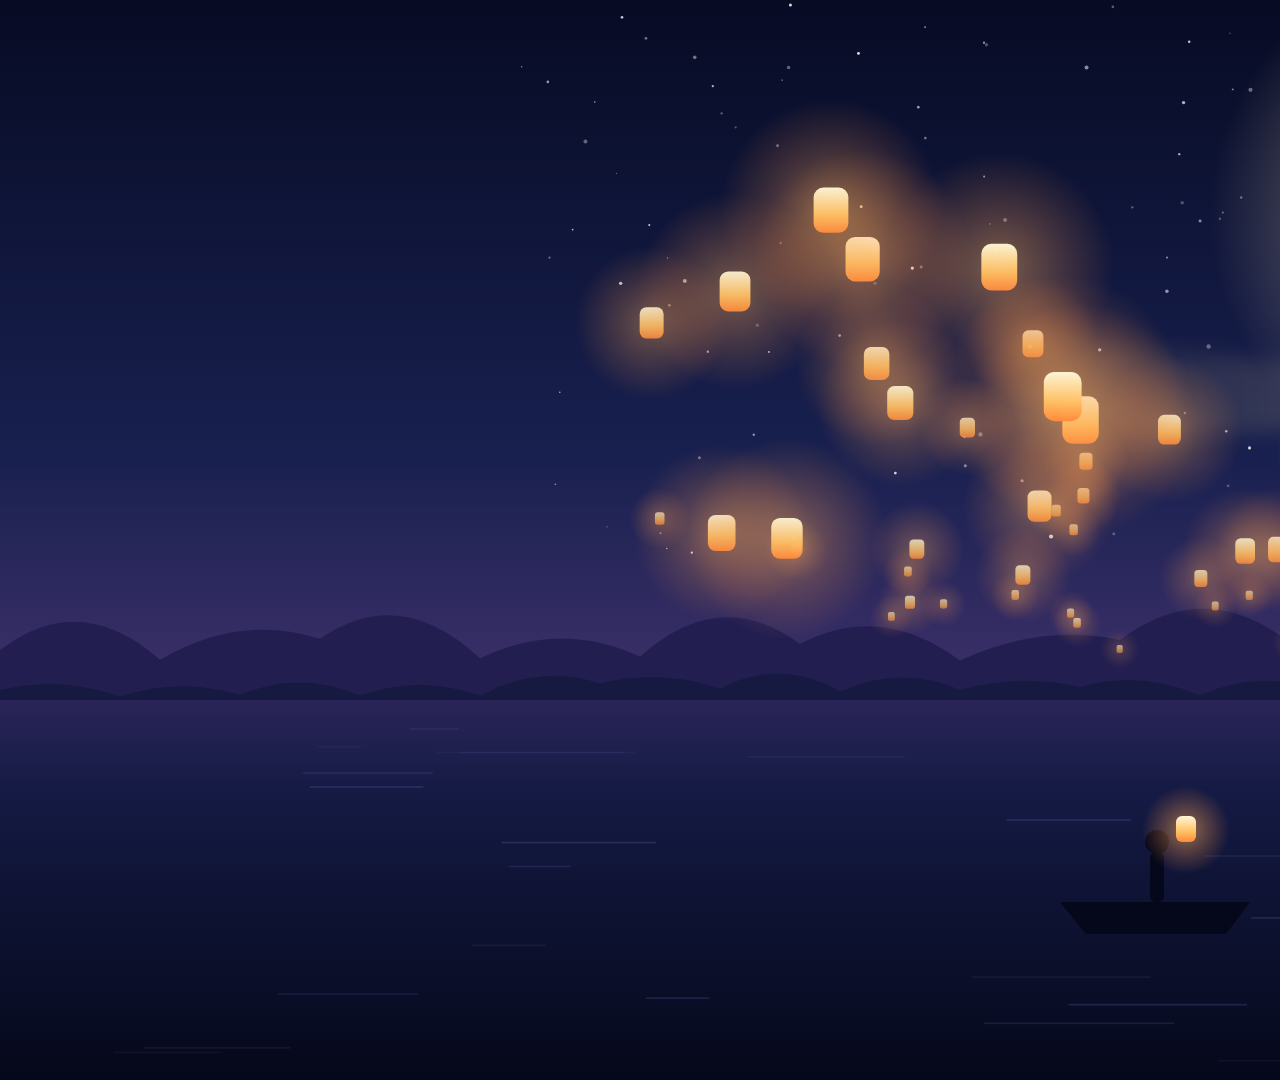
<file: AppStore/header/movie-night/films/film-art.html>
<!doctype html>
<html>
<head>
<meta charset="utf-8">
<title>Made-up film art</title>
<!--
  Artwork for made-up films on a test server, for App Store pictures with no one's
  real films in them. ?film=lantern|planets|glass|canyon|city&w=1920&h=1080
  (a backdrop) or &poster=1&w=500&h=750 (a poster: a 2:3 crop round the film's
  focus, with its title).
-->
<style>
  @font-face { font-family: Figtree; font-weight: 900; src: url("../../../../GooseTV/Resources/Fonts/Figtree-Black.ttf"); }
  @font-face { font-family: Figtree; font-weight: 600; src: url("../../../../GooseTV/Resources/Fonts/Figtree-SemiBold.ttf"); }
  html, body { margin: 0; padding: 0; background: #000; overflow: hidden; }
  #art { position: relative; overflow: hidden; }
  svg { display: block; }
  .poster-title { position: absolute; left: 0; right: 0; text-align: center; font-family: Figtree; color: #fff;
                  text-shadow: 0 4px 24px rgba(0,0,0,.55); }
  .poster-title .t { font-weight: 900; letter-spacing: .04em; text-transform: uppercase; line-height: .95; }
  .poster-title .s { font-weight: 600; letter-spacing: .32em; text-transform: uppercase; opacity: .85; margin-top: .9em; }
</style>
</head>
<body>
<div id="art"></div>
<script>
const q = new URLSearchParams(location.search);
const film = q.get("film") || "lantern", W = +(q.get("w") || 1920), H = +(q.get("h") || 1080), poster = q.get("poster") === "1";
// A repeatable scatter: the same film draws the same way every time.
let seed = [...film].reduce((a, c) => a * 31 + c.charCodeAt(0), 7) >>> 0;
const rnd = () => ((seed = (seed * 1664525 + 1013904223) >>> 0) / 4294967296);
const S = [];   // SVG pieces
const defs = [];
const grad = (id, stops, x2 = 0, y2 = 1) => defs.push(`<linearGradient id="${id}" x1="0" y1="0" x2="${x2}" y2="${y2}">${stops.map(([o, c, a = 1]) => `<stop offset="${o}" stop-color="${c}" stop-opacity="${a}"/>`).join("")}</linearGradient>`);
const radial = (id, stops) => defs.push(`<radialGradient id="${id}" cx=".5" cy=".5" r=".5">${stops.map(([o, c, a = 1]) => `<stop offset="${o}" stop-color="${c}" stop-opacity="${a}"/>`).join("")}</radialGradient>`);
const blur = (id, sd) => defs.push(`<filter id="${id}" x="-50%" y="-50%" width="200%" height="200%"><feGaussianBlur stdDeviation="${sd}"/></filter>`);
const stars = (n, y0, y1, x0 = 0, x1 = 1920) => { for (let i = 0; i < n; i++) S.push(`<circle cx="${x0 + rnd() * (x1 - x0)}" cy="${y0 + rnd() * (y1 - y0)}" r="${0.6 + rnd() * 1.6}" fill="#fff" opacity="${0.25 + rnd() * 0.65}"/>`); };
const ridge = (y, amp, step, fill, seedShift = 0, extra = "") => {
  let d = `M0 1080 L0 ${y}`;
  for (let x = 0; x <= 1920 + step; x += step) d += ` Q ${x + step / 2} ${y - amp * (0.4 + rnd())} ${x + step} ${y + amp * (rnd() - 0.5) * 0.6}`;
  S.push(`<path d="${d} L1920 1080 Z" fill="${fill}" ${extra}/>`);
};
let focus = 1300, title = "", sub = "";

if (film === "lantern") {
  title = "Lantern Bay"; sub = "A mystery"; focus = 1330;
  grad("sky", [[0, "#070b24"], [.42, "#18204f"], [.62, "#3a2f68"], [.74, "#6d3f6b"], [.8, "#a8566a"]]);
  grad("sea", [[0, "#2a2558"], [.25, "#141a43"], [1, "#05081a"]]);
  radial("moonGlow", [[0, "#ffe9b8", .55], [1, "#ffe9b8", 0]]);
  radial("lampGlow", [[0, "#ffd27a", .9], [1, "#ffb35c", 0]]);
  grad("lantern", [[0, "#fff6d6"], [.6, "#ffc164"], [1, "#ff8a3d"]]);
  radial("lanternGlow", [[0, "#ffb35c", .55], [1, "#ff8a3d", 0]]);
  grad("beam", [[0, "#ffe4a0", 0], [1, "#ffe4a0", .30]], 1, 0);
  blur("beamBlur", 10);
  blur("soft", 6);
  S.push(`<rect width="1920" height="1080" fill="url(#sky)"/>`);
  stars(170, 0, 560, 500, 1920);
  S.push(`<circle cx="1470" cy="215" r="260" fill="url(#moonGlow)"/><circle cx="1470" cy="215" r="62" fill="#fff4d6"/>`);
  // The lighthouse's beam across the sky, from its lamp leftwards.
  S.push(`<polygon points="1660,404 980,330 990,440 1660,418" fill="url(#beam)" filter="url(#beamBlur)"/>`);
  ridge(650, 50, 160, "#221f50");
  ridge(690, 30, 120, "#171a40");
  // Headland and lighthouse.
  S.push(`<path d="M1460 700 C 1500 640, 1560 600, 1620 596 L 1760 590 C 1820 600, 1880 640, 1920 650 L1920 720 L1460 720 Z" fill="#0b0f2c"/>`);
  S.push(`<path d="M1636 596 L1646 430 L1674 430 L1684 596 Z" fill="#e9e3f2"/>`);
  for (const y of [470, 520, 570]) S.push(`<path d="M${1646 - (y - 430) * 0.06} ${y} L${1674 + (y - 430) * 0.06} ${y} L${1674 + (y + 18 - 430) * 0.06} ${y + 18} L${1646 - (y + 18 - 430) * 0.06} ${y + 18} Z" fill="#b23a48"/>`);
  S.push(`<rect x="1640" y="422" width="40" height="8" rx="2" fill="#2a2440"/><circle cx="1660" cy="408" r="60" fill="url(#lampGlow)"/><rect x="1648" y="394" width="24" height="28" rx="4" fill="#ffe7a8"/><path d="M1644 394 L1660 378 L1676 394 Z" fill="#2a2440"/>`);
  S.push(`<rect y="700" width="1920" height="380" fill="url(#sea)"/>`);
  for (let i = 0; i < 26; i++) { const y = 712 + i * i * 0.55 + rnd() * 6, w = 30 + rnd() * 70 + i * 4; S.push(`<rect x="${1470 - w / 2 + (rnd() - .5) * 30}" y="${y}" width="${w}" height="${2 + i * 0.12}" rx="2" fill="#ffe9b8" opacity="${0.5 - i * 0.015}"/>`); }
  for (let i = 0; i < 40; i++) S.push(`<rect x="${rnd() * 1920}" y="${720 + rnd() * 360}" width="${40 + rnd() * 160}" height="1.6" fill="#8fa2ff" opacity="${0.05 + rnd() * 0.12}"/>`);
  // Lanterns rising from the bay: smaller and fainter the further away.
  const lanterns = [];
  for (let i = 0; i < 70; i++) {
    const depth = rnd();                                   // 0 far, 1 near
    const x = 640 + rnd() * 1300, y = 140 + (1 - depth) * 520 + rnd() * 380 * depth;
    lanterns.push([depth, x, Math.min(y, 1010)]);
  }
  lanterns.sort((a, b) => a[0] - b[0]);
  for (const [d, x, y] of lanterns) {
    const s = 6 + d * d * 34;
    S.push(`<circle cx="${x}" cy="${y}" r="${s * 3.2}" fill="url(#lanternGlow)" opacity="${0.35 + d * 0.5}"/>`);
    S.push(`<rect x="${x - s / 2}" y="${y - s * 0.65}" width="${s}" height="${s * 1.3}" rx="${s * 0.28}" fill="url(#lantern)" opacity="${0.55 + d * 0.45}"/>`);
    if (y > 720) S.push(`<rect x="${x - s * 0.3}" y="${y + s}" width="${s * 0.6}" height="${s * 2.4}" rx="${s * 0.3}" fill="#ffc164" opacity="${0.12 + d * 0.15}" filter="url(#soft)"/>`);
  }
  // A small boat, someone in it setting one more lantern off.
  S.push(`<path d="M1060 902 L1250 902 L1226 934 L1086 934 Z" fill="#05081a"/><rect x="1150" y="852" width="14" height="50" rx="6" fill="#05081a"/><circle cx="1157" cy="842" r="12" fill="#05081a"/>`);
  S.push(`<circle cx="1186" cy="830" r="44" fill="url(#lanternGlow)"/><rect x="1176" y="816" width="20" height="26" rx="6" fill="url(#lantern)"/>`);
} else if (film === "planets") {
  title = "Paper Planets"; sub = "An animated adventure"; focus = 1300;
  grad("sky", [[0, "#2b2d6e"], [.45, "#6b4fa3"], [.78, "#f29fb3"], [1, "#ffd3a5"]]);
  grad("planet", [[0, "#ffd99a"], [1, "#f07a62"]], 1, 1);
  grad("small1", [[0, "#b9f0e2"], [1, "#5fb6c9"]], 1, 1);
  grad("small2", [[0, "#cdd4ff"], [1, "#8a8ff0"]], 1, 1);
  defs.push(`<filter id="paper" x="-10%" y="-10%" width="120%" height="140%"><feDropShadow dx="0" dy="-8" stdDeviation="10" flood-color="#3a1f4f" flood-opacity=".35"/></filter>`);
  S.push(`<rect width="1920" height="1080" fill="url(#sky)"/>`);
  stars(120, 0, 600);
  for (let i = 0; i < 14; i++) { const x = rnd() * 1920, y = rnd() * 560, s = 6 + rnd() * 10; S.push(`<path d="M${x} ${y - s} L${x + s * .25} ${y - s * .25} L${x + s} ${y} L${x + s * .25} ${y + s * .25} L${x} ${y + s} L${x - s * .25} ${y + s * .25} L${x - s} ${y} L${x - s * .25} ${y - s * .25} Z" fill="#fff6d8" opacity=".9"/>`); }
  S.push(`<g transform="rotate(-14 1360 400)"><ellipse cx="1360" cy="400" rx="330" ry="62" fill="none" stroke="#fff0cf" stroke-width="16" opacity=".85"/></g>`);
  S.push(`<circle cx="1360" cy="400" r="200" fill="url(#planet)"/><path d="M1180 360 Q1360 330 1545 380" stroke="#ffe7b8" stroke-width="18" fill="none" opacity=".35"/><path d="M1200 460 Q1360 440 1530 470" stroke="#d4584e" stroke-width="14" fill="none" opacity=".35"/>`);
  S.push(`<g transform="rotate(-14 1360 400)"><path d="M1030 400 A330 62 0 0 0 1690 400" fill="none" stroke="#fff0cf" stroke-width="16" opacity=".85"/></g>`);
  S.push(`<circle cx="930" cy="230" r="58" fill="url(#small1)"/><circle cx="1745" cy="745" r="38" fill="url(#small2)"/><circle cx="700" cy="520" r="22" fill="#ffd3a5"/>`);
  for (const [y, c] of [[760, "#f7c1c9"], [840, "#e89bb5"], [930, "#c97aa6"], [1010, "#9c5f97"]]) ridge(y, 60, 180, c, 0, `filter="url(#paper)"`);
} else if (film === "glass") {
  title = "Glasswater"; sub = "A thriller"; focus = 1280;
  grad("sky", [[0, "#0d2329"], [.5, "#2f5f66"], [1, "#9cc2bb"]]);
  grad("lake", [[0, "#3c6e72"], [.3, "#1c4248"], [1, "#05161a"]]);
  blur("mist", 30);
  S.push(`<rect width="1920" height="600" fill="url(#sky)"/>`);
  S.push(`<circle cx="1420" cy="250" r="40" fill="#e9f4ef" opacity=".55"/>`);
  const trees = (base, h, color, n, flip) => { let d = ""; for (let i = 0; i < n; i++) { const x = (i / n) * 1980 - 30 + rnd() * 20, t = h * (0.6 + rnd() * 0.6), w = 18 + rnd() * 16; d += flip ? `M${x - w} ${base} L${x} ${base + t} L${x + w} ${base} Z ` : `M${x - w} ${base} L${x} ${base - t} L${x + w} ${base} Z `; } return `<path d="${d}" fill="${color}"/>`; };
  S.push(trees(600, 150, "#2a4f53", 70, false), trees(604, 210, "#163236", 55, false));
  S.push(`<rect y="600" width="1920" height="480" fill="url(#lake)"/>`);
  S.push(`<g opacity=".35">${trees(600, 150, "#2a4f53", 70, true)}${trees(596, 210, "#163236", 55, true)}</g>`);
  for (let i = 0; i < 4; i++) S.push(`<ellipse cx="${300 + i * 480}" cy="${560 + rnd() * 60}" rx="520" ry="46" fill="#e7f2ee" opacity=".16" filter="url(#mist)"/>`);
  S.push(`<path d="M1230 760 L1400 760 L1380 786 L1252 786 Z" fill="#06171a"/>`);
  for (let i = 1; i < 6; i++) S.push(`<ellipse cx="1316" cy="790" rx="${90 * i}" ry="${12 * i}" fill="none" stroke="#9cc2bb" stroke-width="1.6" opacity="${0.35 - i * 0.05}"/>`);
} else if (film === "canyon") {
  title = "Red Canyon Run"; sub = "An adventure"; focus = 1300;
  grad("sky", [[0, "#2a1a4a"], [.45, "#c4506a"], [.75, "#f7a35c"], [1, "#ffd98a"]]);
  radial("sun", [[0, "#fff4d0"], [.5, "#ffe0a0", .9], [1, "#ffcf80", 0]]);
  S.push(`<rect width="1920" height="1080" fill="url(#sky)"/><circle cx="1320" cy="560" r="230" fill="url(#sun)"/>`);
  const mesas = (base, h, color) => { let d = `M0 1080 L0 ${base}`; let x = 0; while (x < 1920) { const w = 120 + rnd() * 260, top = base - h * (0.3 + rnd() * 0.7), r = 40 + rnd() * 40; d += ` L${x + r} ${top} L${x + w - r} ${top} L${x + w} ${base}`; x += w + rnd() * 120; d += ` L${x} ${base}`; } S.push(`<path d="${d} L1920 1080 Z" fill="${color}"/>`); };
  mesas(640, 200, "#c25363"); mesas(720, 220, "#8e2f4a"); mesas(820, 240, "#5a1c3a"); mesas(940, 200, "#2c0f22");
  S.push(`<path d="M1340 640 C 1300 760, 1100 820, 1040 920 S 900 1080, 860 1080 L 1080 1080 C 1120 1020, 1220 900, 1300 830 S 1360 700, 1350 640 Z" fill="#3b1a2c"/>`);
  S.push(`<path d="M1345 650 C 1320 760, 1180 850, 1110 940 S 990 1060, 970 1080" fill="none" stroke="#ffd27a" stroke-width="4" stroke-dasharray="18 22" opacity=".8"/>`);
} else if (film === "city") {
  title = "City of Small Hours"; sub = "A drama"; focus = 1240;
  grad("sky", [[0, "#0a0f2a"], [.45, "#2b1f5c"], [.75, "#7a3a7a"], [.9, "#c25b7a"]]);
  grad("river", [[0, "#3a2350"], [1, "#07081a"]]);
  S.push(`<rect width="1920" height="1080" fill="url(#sky)"/>`);
  stars(90, 0, 420);
  S.push(`<circle cx="1560" cy="200" r="36" fill="#ffe7c4"/>`);
  let x = -20;
  while (x < 1940) {
    const w = 60 + rnd() * 110, h = 180 + rnd() * 470, top = 880 - h;
    const shade = ["#121433", "#191a40", "#1e1d4a"][Math.floor(rnd() * 3)];
    S.push(`<rect x="${x}" y="${top}" width="${w}" height="${h}" fill="${shade}"/>`);
    if (rnd() > .6) S.push(`<rect x="${x + w / 2 - 2}" y="${top - 40}" width="4" height="40" fill="${shade}"/><circle cx="${x + w / 2}" cy="${top - 42}" r="4" fill="#ff6b8a"/>`);
    for (let wy = top + 16; wy < 860; wy += 26) for (let wx = x + 10; wx < x + w - 14; wx += 20) if (rnd() > .62) S.push(`<rect x="${wx}" y="${wy}" width="9" height="13" fill="${rnd() > .3 ? "#ffd98a" : "#9fc4ff"}" opacity="${0.55 + rnd() * 0.45}"/>`);
    x += w + 4 + rnd() * 10;
  }
  S.push(`<rect y="880" width="1920" height="200" fill="url(#river)"/>`);
  for (let i = 0; i < 70; i++) S.push(`<rect x="${rnd() * 1920}" y="${890 + rnd() * 180}" width="${8 + rnd() * 50}" height="2" fill="${rnd() > .4 ? "#ffd98a" : "#9fc4ff"}" opacity="${0.15 + rnd() * 0.35}"/>`);
}

// A poster is a 2:3 piece of the same picture, round its focus, with the title on it.
const viewBox = poster ? `${focus - 360} 0 720 1080` : "0 0 1920 1080";
const art = document.getElementById("art");
art.style.width = W + "px"; art.style.height = H + "px";
art.innerHTML = `<svg width="${W}" height="${H}" viewBox="${viewBox}" preserveAspectRatio="xMidYMid slice" xmlns="http://www.w3.org/2000/svg"><defs>${defs.join("")}</defs>${S.join("")}</svg>` +
  (poster ? `<div class="poster-title" style="bottom:${H * 0.08}px; font-size:${W * 0.105}px"><div class="t">${title}</div><div class="s" style="font-size:${W * 0.03}px">${sub}</div></div>` : "");
document.body.style.width = W + "px"; document.body.style.height = H + "px";
</script>
</body>
</html>
</file>
